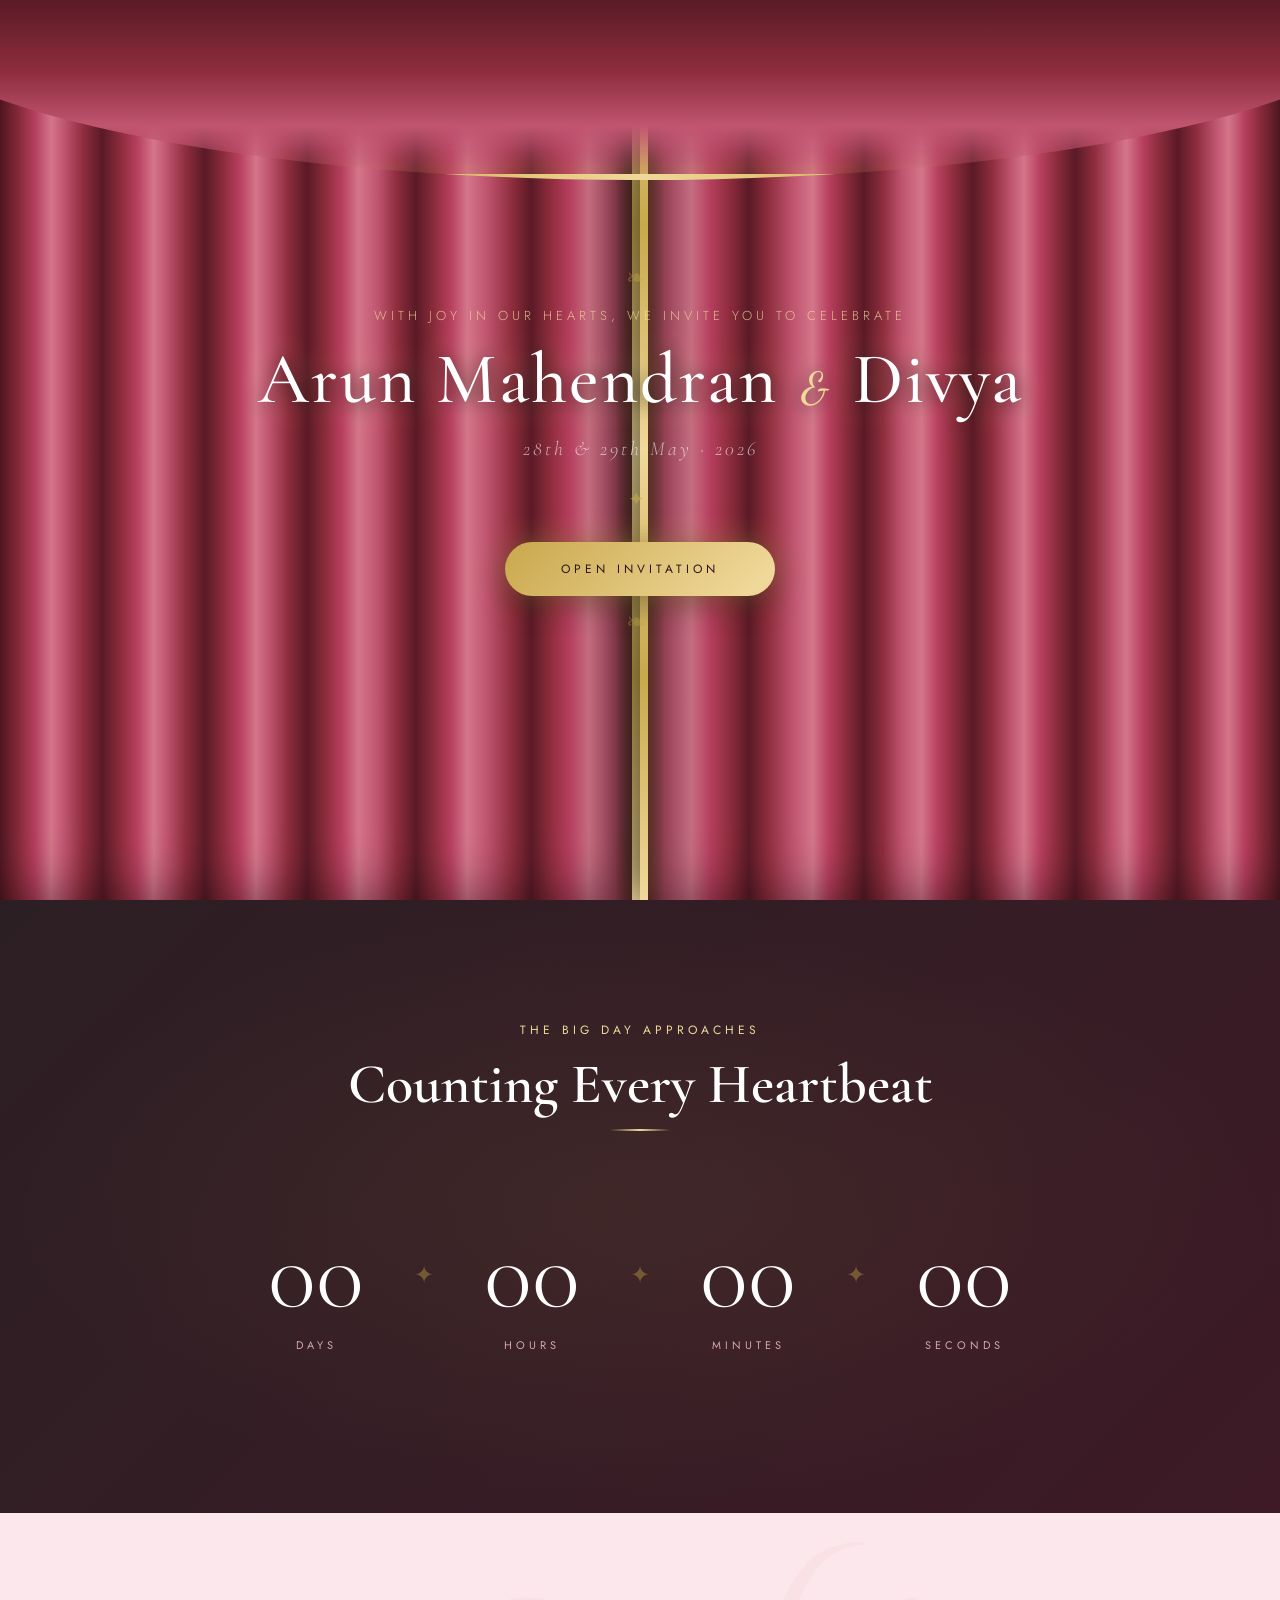
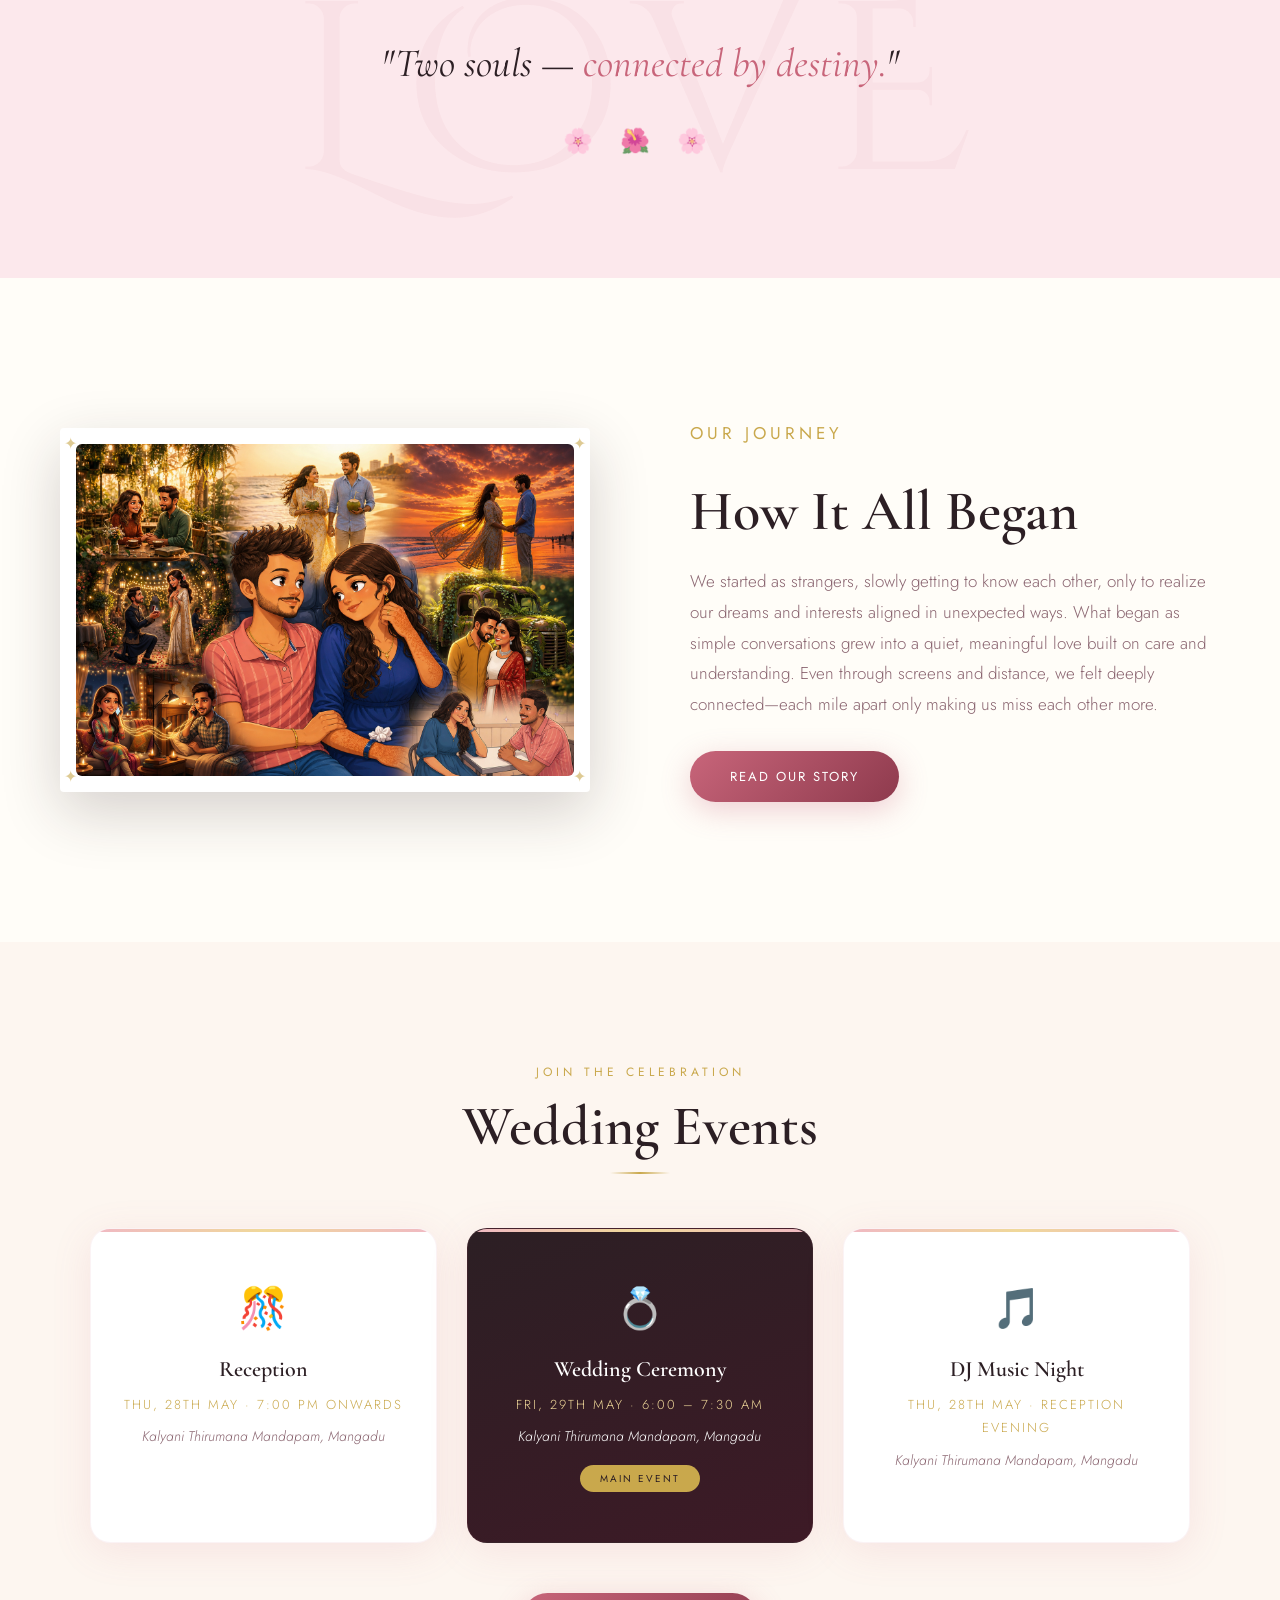
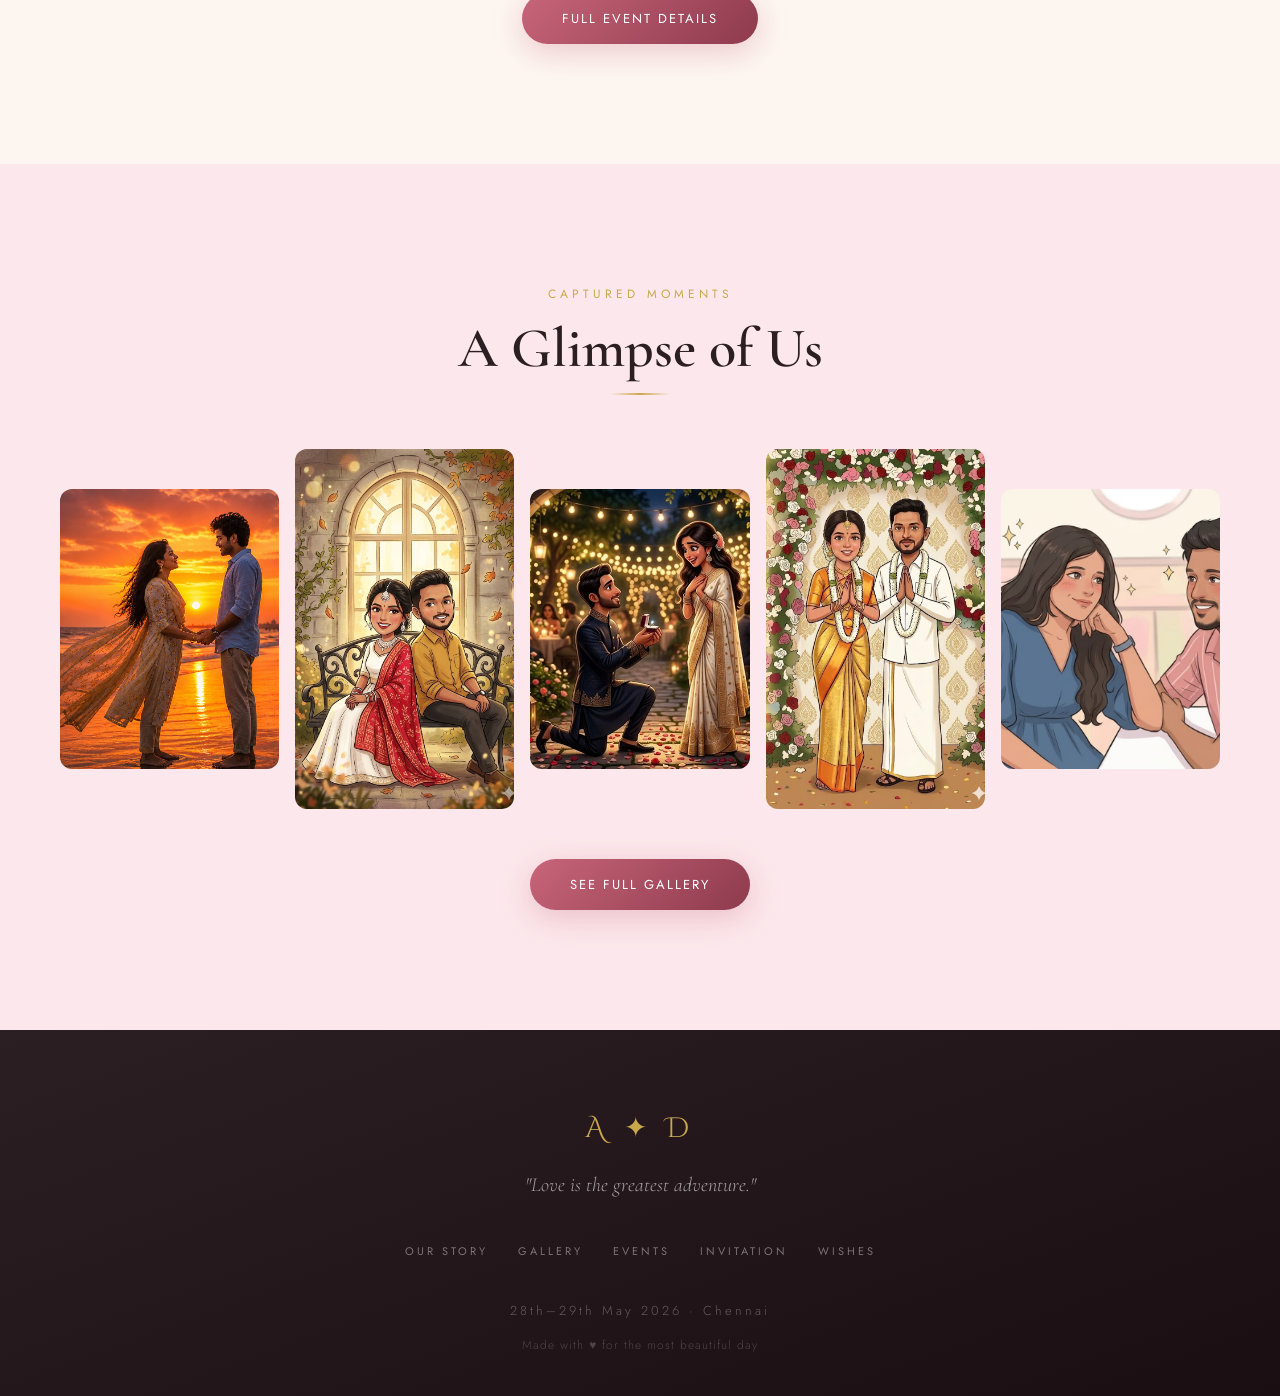
<file: index.html>
<!DOCTYPE html>
<html lang="en">
<head>
<meta charset="UTF-8"/>
<meta name="viewport" content="width=device-width, initial-scale=1.0"/>
<title>Arun Mahendran &amp; Divya — A Love Story</title>
<link rel="preconnect" href="https://fonts.googleapis.com"/>
<link rel="preconnect" href="https://fonts.gstatic.com" crossorigin/>
<link href="https://fonts.googleapis.com/css2?family=Cormorant+Garamond:ital,wght@0,300;0,400;0,600;1,300;1,400&family=Cinzel+Decorative:wght@400;700&family=Dancing+Script:wght@400;600;700&family=Jost:wght@200;300;400&display=swap" rel="stylesheet"/>
<link rel="stylesheet" href="css/global.css"/>
<link rel="stylesheet" href="css/curtain.css"/>
<link rel="stylesheet" href="css/particles.css"/>
</head>
<body>

<!-- 🎵 BACKGROUND MUSIC -->
<audio id="bgMusic" src="audio/wedding-music.mp3" loop preload="auto"></audio>

<!-- 🎵 MUSIC BUTTON -->
<button id="musicBtn" title="Toggle Music" aria-label="Toggle music">
  🎵
</button>

<!-- AMBIENT CANVAS LAYERS -->
<canvas id="petals"></canvas>
<canvas id="sparkles"></canvas>

<!-- ══════════════════════════════════
     CURTAIN STAGE INTRO
═══════════════════════════════════ -->
<div id="stage">
  <!-- Top Valance -->
  <div class="valance"></div>
  <!-- Curtains -->
  <div class="curtain left" id="curtainLeft"></div>
  <div class="curtain right" id="curtainRight"></div>
  <!-- Stage Light -->
  <div class="stage-light"></div>
  <!-- Intro Center Content -->
  <div class="stage-center" id="stageCenter">
    <div class="stage-ornament top">❧</div>
    <p class="stage-pre">With joy in our hearts, we invite you to celebrate</p>
    <h1 class="stage-title">Arun Mahendran<span class="amp"> & </span>Divya</h1>
    <p class="stage-date">28th & 29th May · 2026</p>
    <div class="stage-divider"><span>✦</span></div>
    <button id="openBtn" onclick="openCurtains()">
      <span class="btn-text">Open Invitation</span>
      <span class="btn-shimmer"></span>
    </button>
    <div class="stage-ornament bottom">❧</div>
  </div>
</div>

<!-- ══════════════════════════════════
     MAIN WEBSITE (hidden until curtain opens)
═══════════════════════════════════ -->
<div id="mainSite">

  <!-- ── NAVIGATION ── -->
  <nav id="navbar">
    <div class="nav-logo">A <span>✦</span> D</div>
    <ul class="nav-links">
      <li><a href="index.html" class="active">Home</a></li>
      <li><a href="pages/story.html">Our Story</a></li>
      <li><a href="pages/gallery.html">Gallery</a></li>
      <li><a href="pages/events.html">Events</a></li>
      <li><a href="pages/invitation.html">Invitation</a></li>
      <li><a href="pages/wishes.html">Wishes</a></li>
    </ul>
    <div class="nav-toggle" onclick="toggleNav()">☰</div>
  </nav>

  <!-- ── HERO ── -->
  <section class="hero" id="hero">
    <div class="hero-bg-layer"></div>
    <div class="hero-particles"></div>
    <div class="hero-content">
      <p class="hero-pre reveal-up delay-1">Together Forever</p>
      <h1 class="hero-names reveal-up delay-2">Arun Mahendran <em>&amp;</em> Divya</h1>
      <div class="hero-hearts reveal-up delay-3">
        <span>♡</span><span class="big">♥</span><span>♡</span>
      </div>
      <p class="hero-date reveal-up delay-4">Reception: 28th May · Muhurtham: 29th May 2026</p>
      <p class="hero-venue reveal-up delay-5">Chennai</p>
      <div class="hero-actions reveal-up delay-6">
        <a href="pages/invitation.html" class="btn-primary">View Invitation</a>
        <a href="pages/story.html" class="btn-ghost">Our Love Story</a>
      </div>
    </div>
    <div class="hero-scroll-hint">
      <span>Scroll</span>
      <div class="scroll-arrow"></div>
    </div>
  </section>

  <!-- ── COUNTDOWN ── -->
  <section class="countdown-section">
    <div class="section-header">
      <p class="section-eyebrow">The Big Day Approaches</p>
      <h2>Counting Every Heartbeat</h2>
    </div>
    <div class="countdown-grid">
      <div class="count-card" data-unit="days">
        <div class="count-num" id="days">00</div>
        <div class="count-label">Days</div>
      </div>
      <div class="count-sep">✦</div>
      <div class="count-card" data-unit="hours">
        <div class="count-num" id="hours">00</div>
        <div class="count-label">Hours</div>
      </div>
      <div class="count-sep">✦</div>
      <div class="count-card" data-unit="minutes">
        <div class="count-num" id="minutes">00</div>
        <div class="count-label">Minutes</div>
      </div>
      <div class="count-sep">✦</div>
      <div class="count-card" data-unit="seconds">
        <div class="count-num" id="seconds">00</div>
        <div class="count-label">Seconds</div>
      </div>
    </div>
  </section>

  <!-- ── LOVE QUOTE ── -->
  <section class="quote-section">
    <div class="quote-bg-text">LOVE</div>
    <blockquote class="love-quote reveal-fade">
      "Two souls — 
      <em>connected by destiny.</em>"
    </blockquote>
    <div class="quote-flowers">🌸 🌺 🌸</div>
  </section>

  <!-- ── QUICK STORY TEASER ── -->
  <section class="teaser-section">
    <div class="teaser-grid">
      <div class="teaser-img-wrap reveal-left">
        <div class="teaser-img-frame">
          <img src="images/placeholders/our-journey.jpeg" alt="Arun and Divya" onerror="this.parentElement.classList.add('img-placeholder')"/>
          <div class="frame-ornament tl">✦</div>
          <div class="frame-ornament tr">✦</div>
          <div class="frame-ornament bl">✦</div>
          <div class="frame-ornament br">✦</div>
        </div>
      </div>
      <div class="teaser-text reveal-right">
        <p class="section-eyebrow">Our Journey</p>
        <h2>How It All Began</h2>
        <p>We started as strangers, slowly getting to know each other, only to realize our dreams and interests aligned in unexpected ways. What began as simple conversations grew into a quiet, meaningful love built on care and understanding. Even through screens and distance, we felt deeply connected—each mile apart only making us miss each other more.</p>
        <a href="pages/story.html" class="btn-primary">Read Our Story</a>
      </div>
    </div>
  </section>

  <!-- ── EVENTS PREVIEW ── -->
  <section class="events-preview">
    <div class="section-header">
      <p class="section-eyebrow">Join the Celebration</p>
      <h2>Wedding Events</h2>
    </div>
    <div class="events-cards">
      <div class="event-card reveal-up delay-1">
        <div class="event-icon">🎊</div>
        <h3>Reception</h3>
        <p class="event-date">Thu, 28th May · 7:00 PM onwards</p>
        <p class="event-venue">Kalyani Thirumana Mandapam, Mangadu</p>
      </div>
      <div class="event-card reveal-up delay-2 featured">
        <div class="event-icon">💍</div>
        <h3>Wedding Ceremony</h3>
        <p class="event-date">Fri, 29th May · 6:00 – 7:30 AM</p>
        <p class="event-venue">Kalyani Thirumana Mandapam, Mangadu</p>
        <span class="event-badge">Main Event</span>
      </div>
      <div class="event-card reveal-up delay-3">
        <div class="event-icon">🎵</div>
        <h3>DJ Music Night</h3>
        <p class="event-date">Thu, 28th May · Reception Evening</p>
        <p class="event-venue">Kalyani Thirumana Mandapam, Mangadu</p>
      </div>
    </div>
    <div style="text-align:center;margin-top:50px;">
      <a href="pages/events.html" class="btn-primary">Full Event Details</a>
    </div>
  </section>

  <!-- ── GALLERY TEASER ── -->
  <section class="gallery-teaser">
    <div class="section-header">
      <p class="section-eyebrow">Captured Moments</p>
      <h2>A Glimpse of Us</h2>
    </div>
    <div class="gallery-strip">
      <div class="strip-photo reveal-scale delay-1"><img src="images/placeholder/our date.png" alt="" onerror="this.parentElement.classList.add('img-placeholder')"/></div>
      <div class="strip-photo tall reveal-scale delay-2"><img src="images/placeholder/polaroid-2.jpeg" alt="" onerror="this.parentElement.classList.add('img-placeholder')"/></div>
      <div class="strip-photo reveal-scale delay-3"><img src="images/placeholder/our proposal.jpeg" alt="" onerror="this.parentElement.classList.add('img-placeholder')"/></div>
      <div class="strip-photo tall reveal-scale delay-4"><img src="images/placeholder/gold frame 2.jpeg" alt="" onerror="this.parentElement.classList.add('img-placeholder')"/></div>
      <div class="strip-photo reveal-scale delay-5"><img src="images/placeholder/polaroid-4.jpeg" alt="" onerror="this.parentElement.classList.add('img-placeholder')"/></div>
    </div>
    <div style="text-align:center;margin-top:50px;">
      <a href="pages/gallery.html" class="btn-primary">See Full Gallery</a>
    </div>
  </section>

  <!-- ── FOOTER ── -->
  <footer class="site-footer">
    <div class="footer-inner">
      <div class="footer-logo">A ✦ D</div>
      <p class="footer-tagline">"Love is the greatest adventure."</p>
      <div class="footer-nav">
        <a href="pages/story.html">Our Story</a>
        <a href="pages/gallery.html">Gallery</a>
        <a href="pages/events.html">Events</a>
        <a href="pages/invitation.html">Invitation</a>
        <a href="pages/wishes.html">Wishes</a>
      </div>
      <p class="footer-date">28th–29th May 2026 · Chennai</p>
      <p class="footer-credit">Made with ♥ for the most beautiful day</p>
    </div>
  </footer>

</div><!-- /mainSite -->

<script src="js/particles.js"></script>
<script src="js/curtain.js"></script>
<script src="js/main.js"></script>
<script src="js/countdown.js"></script>
</body>
</html>
</file>
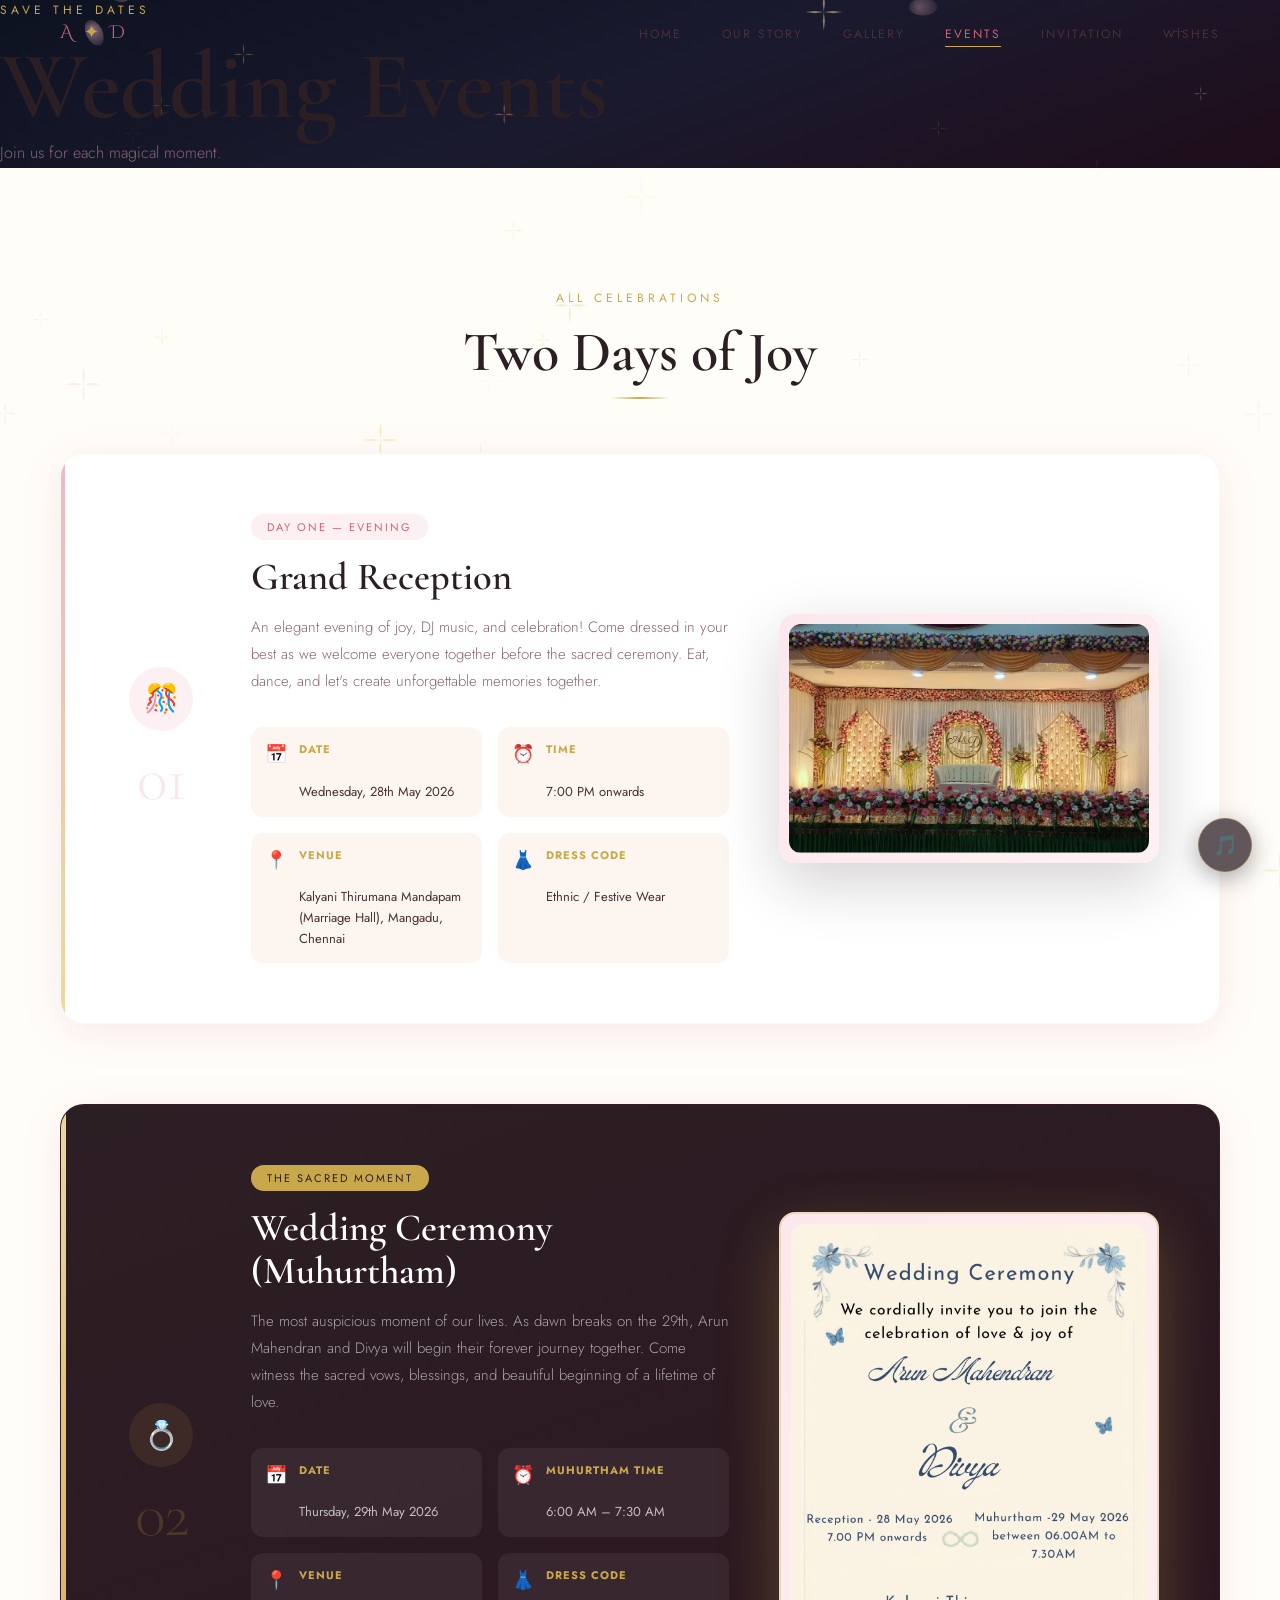
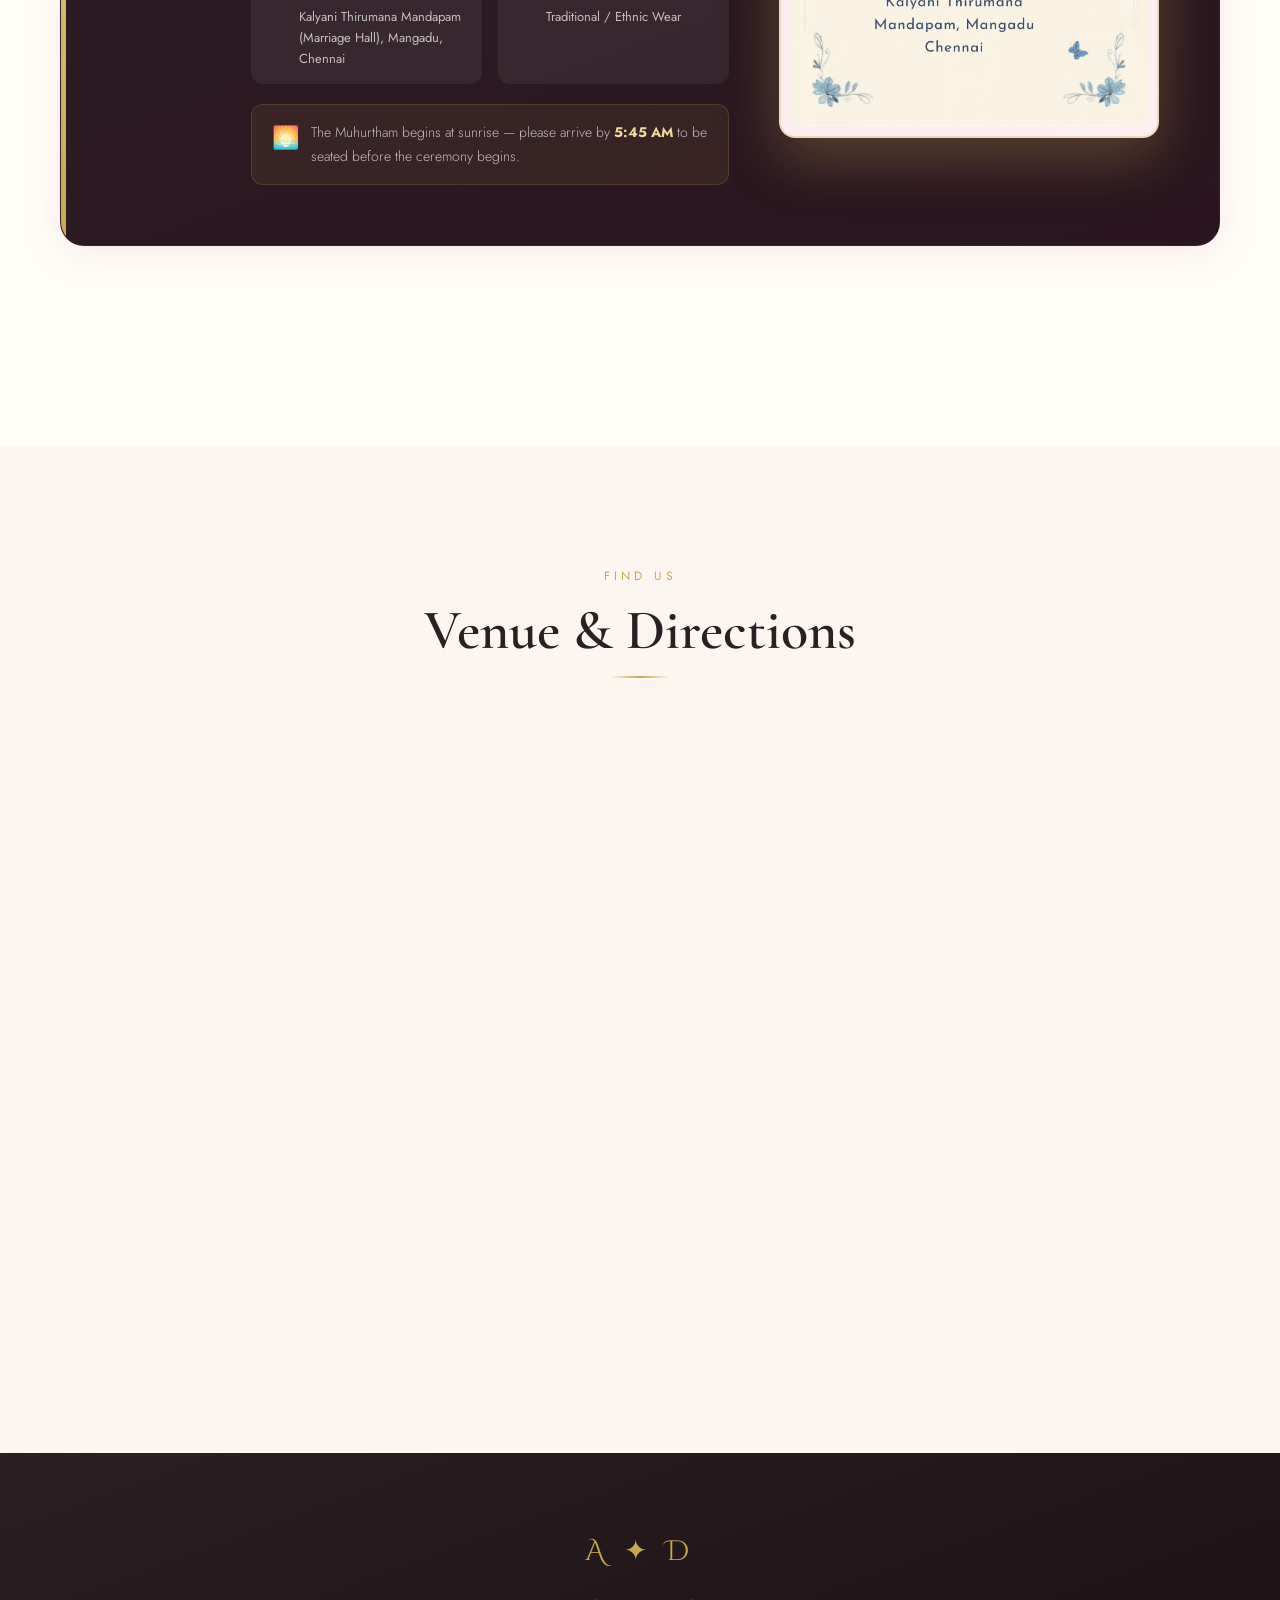
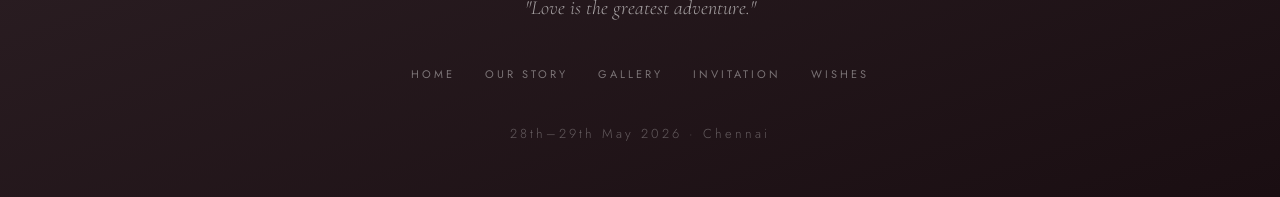
<file: pages/events.html>
<!DOCTYPE html>
<html lang="en">
<head>
<meta charset="UTF-8"/>
<meta name="viewport" content="width=device-width, initial-scale=1.0"/>
<title>Events — Arun Mahendran & Divya</title>

<link rel="preconnect" href="https://fonts.googleapis.com"/>

<link href="https://fonts.googleapis.com/css2?family=Cormorant+Garamond:ital,wght@0,300;0,400;0,600;1,300;1,400&family=Cinzel+Decorative:wght@400;700&family=Dancing+Script:wght@400;600;700&family=Jost:wght@200;300;400&display=swap" rel="stylesheet"/>

<link rel="stylesheet" href="../css/global.css"/>
<link rel="stylesheet" href="../css/events.css"/>
<link rel="stylesheet" href="../css/particles.css"/>
</head>

<body>

<!-- MUSIC -->
<audio id="bgMusic" src="../audio/wedding-music.mp3" loop preload="auto"></audio>
<button id="musicBtn" title="Toggle Music" aria-label="Toggle music">🎵</button>

<!-- PARTICLES -->
<canvas id="petals"></canvas>
<canvas id="sparkles"></canvas>

<!-- NAVBAR -->
<nav id="navbar">
  <div class="nav-logo">A <span>✦</span> D</div>

  <ul class="nav-links">
    <li><a href="../index.html">Home</a></li>
    <li><a href="story.html">Our Story</a></li>
    <li><a href="gallery.html">Gallery</a></li>
    <li><a href="events.html" class="active">Events</a></li>
    <li><a href="invitation.html">Invitation</a></li>
    <li><a href="wishes.html">Wishes</a></li>
  </ul>

  <div class="nav-toggle" onclick="toggleNav()">☰</div>
</nav>

<!-- HERO -->
<section class="page-hero events-hero">

  <div class="page-hero-bg events-bg"></div>

  <div class="page-hero-content">
    <p class="section-eyebrow">Save the Dates</p>
    <h1>Wedding Events</h1>
    <p class="page-hero-sub">
      Join us for each magical moment.
    </p>
  </div>

</section>

<!-- EVENT DETAILS -->
<section class="events-detail">

  <div class="section-header">
    <p class="section-eyebrow">All Celebrations</p>
    <h2>Two Days of Joy</h2>
  </div>

  <!-- RECEPTION -->
  <div class="event-detail-card reveal-up">

    <div class="edc-left">
      <div class="edc-icon-wrap">
        <div class="edc-icon">🎊</div>
      </div>

      <div class="edc-number">01</div>
    </div>

    <div class="edc-center">

      <span class="edc-badge">
        Day One — Evening
      </span>

      <h2>Grand Reception</h2>

      <p class="edc-desc">
        An elegant evening of joy, DJ music, and celebration!
        Come dressed in your best as we welcome everyone together
        before the sacred ceremony. Eat, dance, and let's create
        unforgettable memories together.
      </p>

      <div class="edc-details-grid">

        <div class="edc-detail">
          <span class="edc-detail-icon">📅</span>
          <div>
            <strong>Date</strong><br/>
            Wednesday, 28th May 2026
          </div>
        </div>

        <div class="edc-detail">
          <span class="edc-detail-icon">⏰</span>
          <div>
            <strong>Time</strong><br/>
            7:00 PM onwards
          </div>
        </div>

        <div class="edc-detail">
          <span class="edc-detail-icon">📍</span>
          <div>
            <strong>Venue</strong><br/>
            Kalyani Thirumana Mandapam (Marriage Hall),
            Mangadu, Chennai
          </div>
        </div>

        <div class="edc-detail">
          <span class="edc-detail-icon">👗</span>
          <div>
            <strong>Dress Code</strong><br/>
            Ethnic / Festive Wear
          </div>
        </div>

      </div>

    </div>

    <div class="edc-right">
      <div class="edc-photo-frame">
        <img src="../images/placeholder/reception.jpeg" alt="Reception">
      </div>
    </div>

  </div>

  <!-- WEDDING -->
  <div class="event-detail-card featured-event reveal-up">

    <div class="edc-left">

      <div class="edc-icon-wrap gold">
        <div class="edc-icon">💍</div>
      </div>

      <div class="edc-number gold-num">02</div>

    </div>

    <div class="edc-center">

      <span class="edc-badge main">
        The Sacred Moment
      </span>

      <h2>Wedding Ceremony (Muhurtham)</h2>

      <p class="edc-desc">
        The most auspicious moment of our lives.
        As dawn breaks on the 29th, Arun Mahendran
        and Divya will begin their forever journey together.
        Come witness the sacred vows, blessings, and
        beautiful beginning of a lifetime of love.
      </p>

      <div class="edc-details-grid">

        <div class="edc-detail">
          <span class="edc-detail-icon">📅</span>
          <div>
            <strong>Date</strong><br/>
            Thursday, 29th May 2026
          </div>
        </div>

        <div class="edc-detail">
          <span class="edc-detail-icon">⏰</span>
          <div>
            <strong>Muhurtham Time</strong><br/>
            6:00 AM – 7:30 AM
          </div>
        </div>

        <div class="edc-detail">
          <span class="edc-detail-icon">📍</span>
          <div>
            <strong>Venue</strong><br/>
            Kalyani Thirumana Mandapam (Marriage Hall),
            Mangadu, Chennai
          </div>
        </div>

        <div class="edc-detail">
          <span class="edc-detail-icon">👗</span>
          <div>
            <strong>Dress Code</strong><br/>
            Traditional / Ethnic Wear
          </div>
        </div>

      </div>

      <div class="edc-morning-note">
        <span>🌅</span>

        <p>
          The Muhurtham begins at sunrise —
          please arrive by <strong>5:45 AM</strong>
          to be seated before the ceremony begins.
        </p>
      </div>

    </div>

    <div class="edc-right">

      <div class="edc-photo-frame gold-frame">
        <img
          src="../images/placeholder/wedding.jpeg"
          alt="Wedding Ceremony"
          onerror="this.parentElement.classList.add('edc-placeholder')"
        />
      </div>

    </div>

  </div>

</section>

<!-- VENUE -->
<section class="venue-section">

  <div class="section-header">
    <p class="section-eyebrow">Find Us</p>
    <h2>Venue &amp; Directions</h2>
  </div>

  <div class="venue-grid">

    <!-- LEFT -->
    <div class="venue-info reveal-left">

      <div class="venue-name">
        Kalyani Thirumana Mandapam (Marriage Hall)
      </div>

      <p class="venue-addr">
        105, Kundrathur Main Rd, Karim Nagar,<br/>
        Mangadu, Chennai, Tamil Nadu 600122
      </p>

      <div class="venue-event-times">

        <div class="vet-row">
          <span class="vet-icon">🎊</span>

          <div>
            <strong>Reception</strong>
            <span>28th May 2026 · 7:00 PM onwards</span>
          </div>
        </div>

        <div class="vet-row highlight">
          <span class="vet-icon">💍</span>

          <div>
            <strong>Muhurtham</strong>
            <span>29th May 2026 · 6:00 AM – 7:30 AM</span>
          </div>
        </div>

      </div>

      <!-- MAP BUTTON -->
      <div class="venue-links">

        <a
          href="https://maps.app.goo.gl/7AFjw9Fteaeie3mZ8"
          target="_blank"
          class="btn-primary"
        >
          📍 &nbsp;Get Directions
        </a>

      </div>

      <!-- NOTE -->
      <div class="venue-note">

        <strong>For Reception (28th May):</strong>
        Please arrive by 6:45 PM · DJ Music 🎵

        <br/><br/>

        <strong>For Muhurtham (29th May):</strong>
        Please be seated by <strong>5:45 AM</strong>.

      </div>

    </div>

    <!-- RIGHT -->
    <div class="venue-map reveal-right">

      <div class="map-embed-wrap">

        <div class="map-card">

          <div class="map-card-visual">

            <div class="map-card-pin">

              <div class="pin-circle">📍</div>

              <div class="pin-rings">
                <div class="pin-ring r1"></div>
                <div class="pin-ring r2"></div>
                <div class="pin-ring r3"></div>
              </div>

            </div>

            <div class="map-card-grid"></div>

          </div>

          <div class="map-card-info">

            <p class="map-card-label">
              Kalyani Thirumana Mandapam
            </p>

            <p class="map-card-sub">
              105, Kundrathur Main Rd, Karim Nagar,
              Mangadu, Chennai, Tamil Nadu 600122
            </p>

            <a
              href="https://maps.app.goo.gl/7AFjw9Fteaeie3mZ8"
              target="_blank"
              class="btn-primary"
              style="display:inline-flex; margin-top:16px;"
            >
              🗺️ &nbsp;Open in Google Maps
            </a>

          </div>

        </div>

      </div>

    </div>

  </div>

</section>

<!-- FOOTER -->
<footer class="site-footer">

  <div class="footer-inner">

    <div class="footer-logo">
      A ✦ D
    </div>

    <p class="footer-tagline">
      "Love is the greatest adventure."
    </p>

    <div class="footer-nav">
      <a href="../index.html">Home</a>
      <a href="story.html">Our Story</a>
      <a href="gallery.html">Gallery</a>
      <a href="invitation.html">Invitation</a>
      <a href="wishes.html">Wishes</a>
    </div>

    <p class="footer-date">
      28th–29th May 2026 · Chennai
    </p>

  </div>

</footer>

<script src="../js/particles.js"></script>
<script src="../js/main.js"></script>

</body>
</html>
</file>
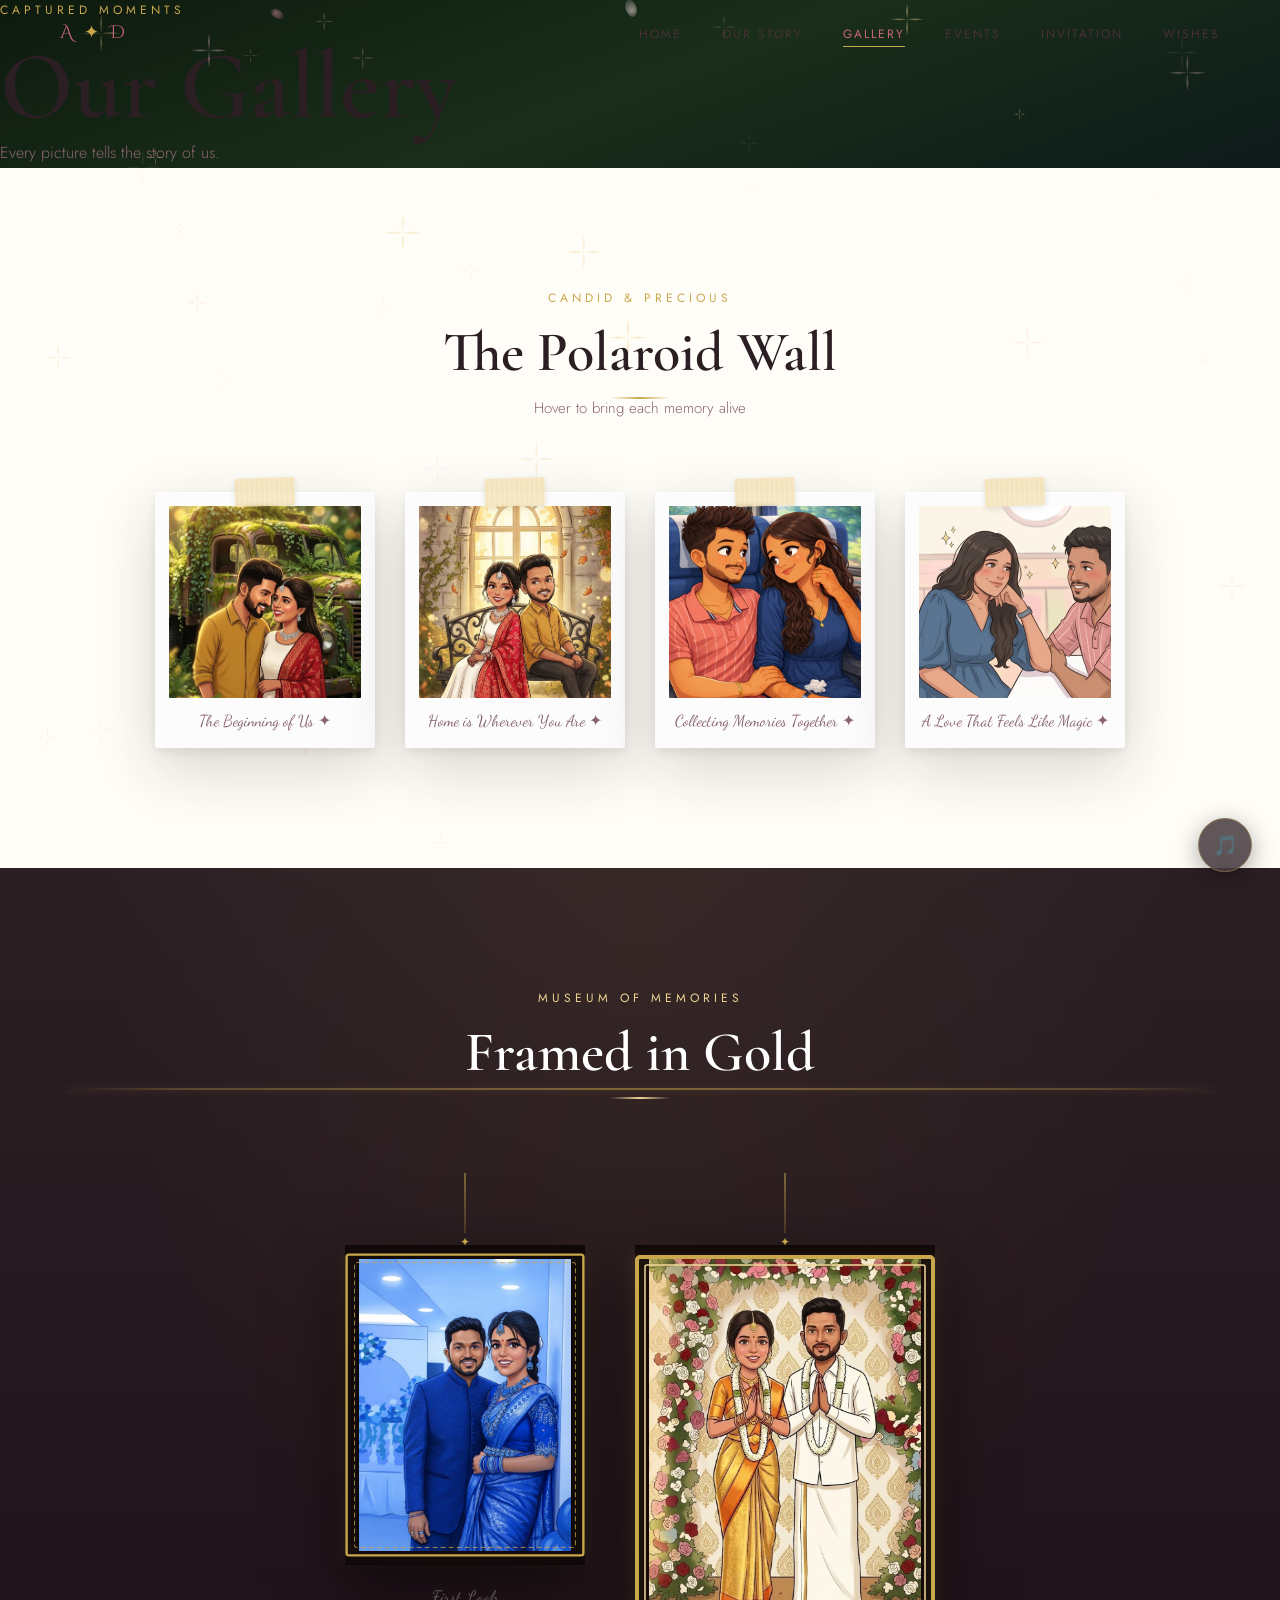
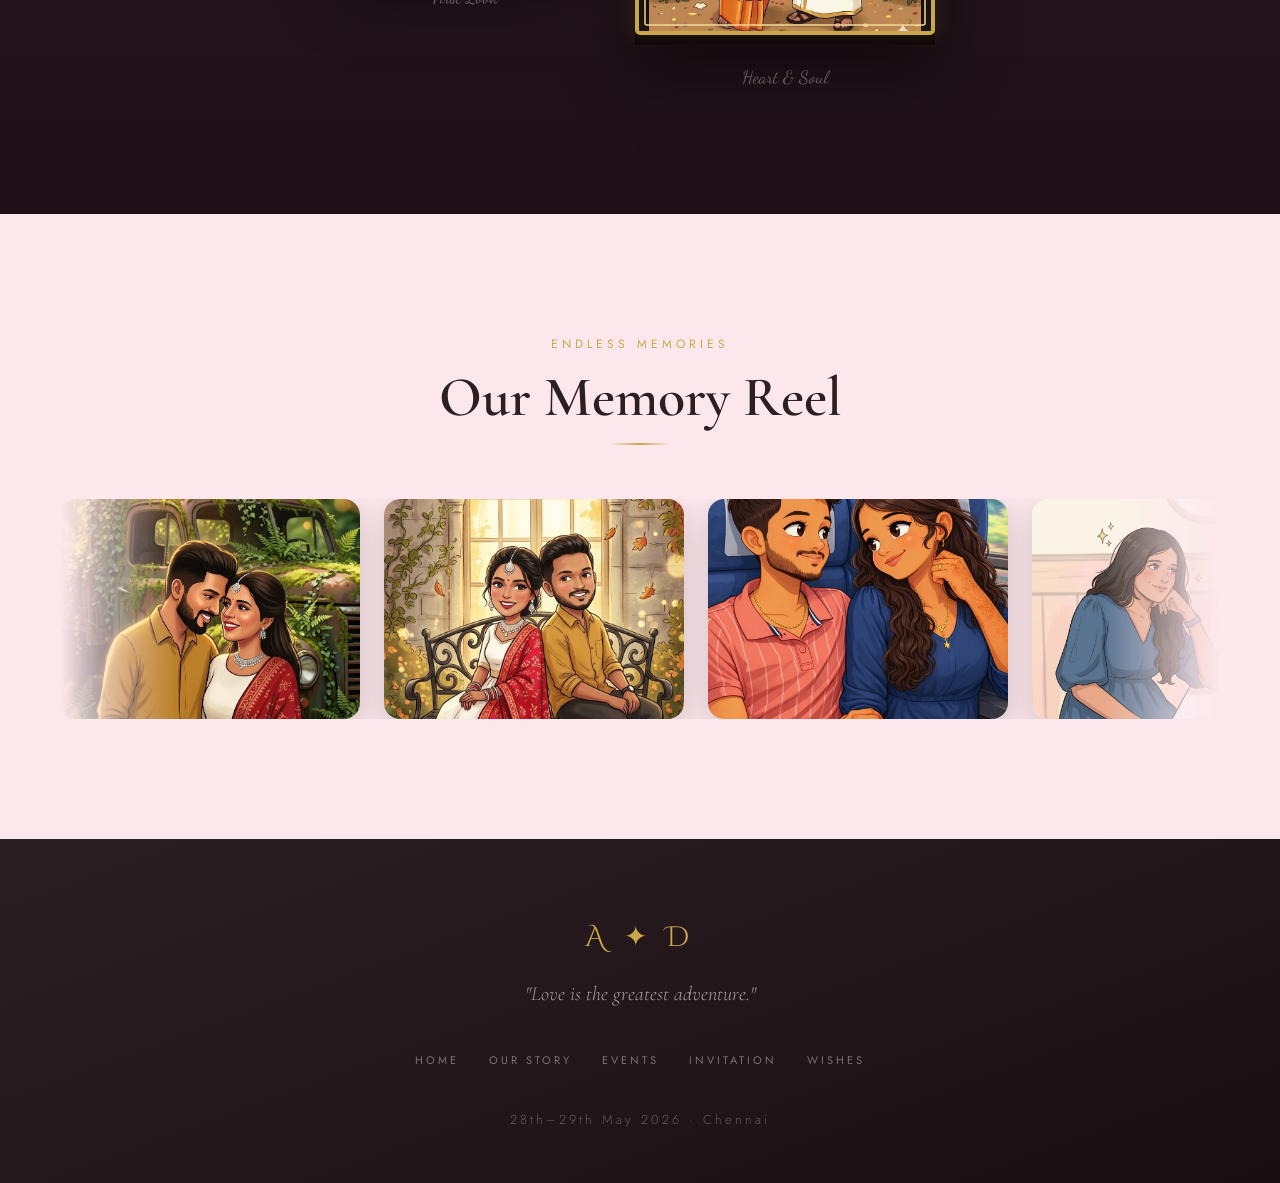
<file: pages/gallery.html>
<!DOCTYPE html>
<html lang="en">
<head>
<meta charset="UTF-8"/>
<meta name="viewport" content="width=device-width, initial-scale=1.0"/>
<title>Gallery — Arun Mahendran & Divya</title>
<link rel="preconnect" href="https://fonts.googleapis.com"/>
<link href="https://fonts.googleapis.com/css2?family=Cormorant+Garamond:ital,wght@0,300;0,400;0,600;1,300;1,400&family=Cinzel+Decorative:wght@400;700&family=Dancing+Script:wght@400;600;700&family=Jost:wght@200;300;400&display=swap" rel="stylesheet"/>
<link rel="stylesheet" href="../css/global.css"/>
<link rel="stylesheet" href="../css/gallery.css"/>
<link rel="stylesheet" href="../css/particles.css"/>
</head>
<body>

<audio id="bgMusic" src="../audio/wedding-music.mp3" loop preload="auto"></audio>
<button id="musicBtn" title="Toggle Music" aria-label="Toggle music">🎵</button>

<canvas id="petals"></canvas>
<canvas id="sparkles"></canvas>

<nav id="navbar">
  <div class="nav-logo">A <span>✦</span> D</div>
  <ul class="nav-links">
    <li><a href="../index.html">Home</a></li>
    <li><a href="story.html">Our Story</a></li>
    <li><a href="gallery.html" class="active">Gallery</a></li>
    <li><a href="events.html">Events</a></li>
    <li><a href="invitation.html">Invitation</a></li>
    <li><a href="wishes.html">Wishes</a></li>
  </ul>
  <div class="nav-toggle" onclick="toggleNav()">☰</div>
</nav>

<!-- ── PAGE HERO ── -->
<section class="page-hero gallery-hero">
  <div class="page-hero-bg gallery-bg"></div>
  <div class="page-hero-content">
    <p class="section-eyebrow">Captured Moments</p>
    <h1>Our Gallery</h1>
    <p class="page-hero-sub">Every picture tells the story of us.</p>
  </div>
</section>

<!-- ── POLAROID WALL ── -->
<section class="polaroid-section">
  <div class="section-header">
    <p class="section-eyebrow">Candid & Precious</p>
    <h2>The Polaroid Wall</h2>
    <p style="margin-top:12px;font-size:15px;">Hover to bring each memory alive</p>
  </div>
  <div class="polaroid-wall">

  <div class="polaroid-card rotate-neg4 reveal-up delay-1" data-caption="That day at the beach 🌊">
    <div class="polar-tape"></div>
    <div class="polar-img">
      <img src="../images/placeholder/polaroid-1.jpeg" alt="">
    </div>
    <p class="polar-caption">The Beginning of Us ✦</p>
  </div>

  <div class="polaroid-card rotate-pos5 reveal-up delay-2" data-caption="Coorg road trip 🌿">
    <div class="polar-tape"></div>
    <div class="polar-img">
      <img src="../images/placeholder/polaroid-2.jpeg" alt="">
    </div>
    <p class="polar-caption">Home is Wherever You Are ✦</p>
  </div>

  <div class="polaroid-card rotate-neg2 reveal-up delay-3" data-caption="Home is where you are 🏡">
    <div class="polar-tape"></div>
    <div class="polar-img">
      <img src="../images/placeholder/polaroid-3.jpeg" alt="">
    </div>
    <p class="polar-caption">Collecting Memories Together ✦</p>
  </div>

  <div class="polaroid-card rotate-pos3 reveal-up delay-4" data-caption="Laughing always 😄">
    <div class="polar-tape"></div>
    <div class="polar-img">
      <img src="../images/placeholder/polaroid-4.jpeg" alt="">
    </div>
    <p class="polar-caption">A Love That Feels Like Magic ✦</p>
  </div>

</div>
  </div>
</section>

<!-- ── HANGING GALLERY ── -->
<section class="hanging-section">
  <div class="section-header">
    <p class="section-eyebrow">Museum of Memories</p>
    <h2>Framed in Gold</h2>
  </div>
  <!-- String wire across top -->
  <div class="gallery-wire"></div>
  <div class="hanging-frames">

  <!-- FRAME 1 -->
  <div class="hanging-frame reveal-scale delay-1">
    <div class="frame-rope"></div>
    <div class="frame-clip">✦</div>
    <div class="ornate-frame">
      <div class="frame-border-svg">
        <svg viewBox="0 0 300 380" fill="none">
          <rect x="2" y="2" width="296" height="376" rx="3" stroke="#c9a84c" stroke-width="3"/>
          <rect x="12" y="12" width="276" height="356" rx="2" stroke="#c9a84c" stroke-width="1" stroke-dasharray="6,4"/>
        </svg>
      </div>
      <img src="../images/placeholder/gold frame 1.jpeg" class="frame-photo"/>
    </div>
    <p class="frame-caption">First Look</p>
  </div>

  <!-- FRAME 2 -->
  <div class="hanging-frame reveal-scale delay-2 large">
    <div class="frame-rope"></div>
    <div class="frame-clip">✦</div>
    <div class="ornate-frame">
      <div class="frame-border-svg">
        <svg viewBox="0 0 300 380" fill="none">
          <rect x="2" y="2" width="296" height="376" rx="3" stroke="#c9a84c" stroke-width="4"/>
          <rect x="10" y="10" width="280" height="360" rx="2" stroke="#f0d89a" stroke-width="1.5"/>
        </svg>
      </div>
      <img src="../images/placeholder/gold frame 2.jpeg" class="frame-photo"/>
    </div>
    <p class="frame-caption">Heart & Soul</p>
  </div>

</div>
</section>

<!-- ── MEMORY REEL ── -->
<section class="reel-section">
  <div class="section-header">
    <p class="section-eyebrow">Endless Memories</p>
    <h2>Our Memory Reel</h2>
  </div>
  <div class="reel-track-wrap">
    <div class="reel-track" id="reelTrack">
      <div class="reel-photo"><img src="../images/placeholder/polaroid-1.jpeg" alt="" onerror="this.parentElement.classList.add('reel-placeholder')"/></div>
      <div class="reel-photo"><img src="../images/placeholder/polaroid-2.jpeg" alt="" onerror="this.parentElement.classList.add('reel-placeholder')"/></div>
      <div class="reel-photo"><img src="../images/placeholder/polaroid-3.jpeg" alt="" onerror="this.parentElement.classList.add('reel-placeholder')"/></div>
      <div class="reel-photo"><img src="../images/placeholder/polaroid-4.jpeg" alt="" onerror="this.parentElement.classList.add('reel-placeholder')"/></div>
      <!-- <div class="reel-photo"><img src="../images/placeholder/r5.jpg" alt="" onerror="this.parentElement.classList.add('reel-placeholder')"/></div> -->
      <!-- <div class="reel-photo"><img src="../images/placeholder/r6.jpg" alt="" onerror="this.parentElement.classList.add('reel-placeholder')"/></div> -->
      <!-- Duplicate for infinite scroll -->
      <div class="reel-photo"><img src="../images/placeholder/polaroid-1.jpeg" alt="" onerror="this.parentElement.classList.add('reel-placeholder')"/></div>
      <div class="reel-photo"><img src="../images/placeholder/polaroid-2.jpeg" alt="" onerror="this.parentElement.classList.add('reel-placeholder')"/></div>
      <div class="reel-photo"><img src="../images/placeholder/polaroid-3.jpeg" alt="" onerror="this.parentElement.classList.add('reel-placeholder')"/></div>
      <div class="reel-photo"><img src="../images/placeholder/polaroid-4.jpeg" alt="" onerror="this.parentElement.classList.add('reel-placeholder')"/></div>
      <!-- <div class="reel-photo"><img src="../images/placeholders/r5.jpg" alt="" onerror="this.parentElement.classList.add('reel-placeholder')"/></div>
      <div class="reel-photo"><img src="../images/placeholders/r6.jpg" alt="" onerror="this.parentElement.classList.add('reel-placeholder')"/></div> -->
    </div>
  </div>
</section>

<footer class="site-footer">
  <div class="footer-inner">
    <div class="footer-logo">A ✦ D</div>
    <p class="footer-tagline">"Love is the greatest adventure."</p>
    <div class="footer-nav">
      <a href="../index.html">Home</a>
      <a href="story.html">Our Story</a>
      <a href="events.html">Events</a>
      <a href="invitation.html">Invitation</a>
      <a href="wishes.html">Wishes</a>
    </div>
    <p class="footer-date">28th–29th May 2026 · Chennai</p>
  </div>
</footer>

<script src="../js/particles.js"></script>
<script src="../js/main.js"></script>
</body>
</html>
</file>
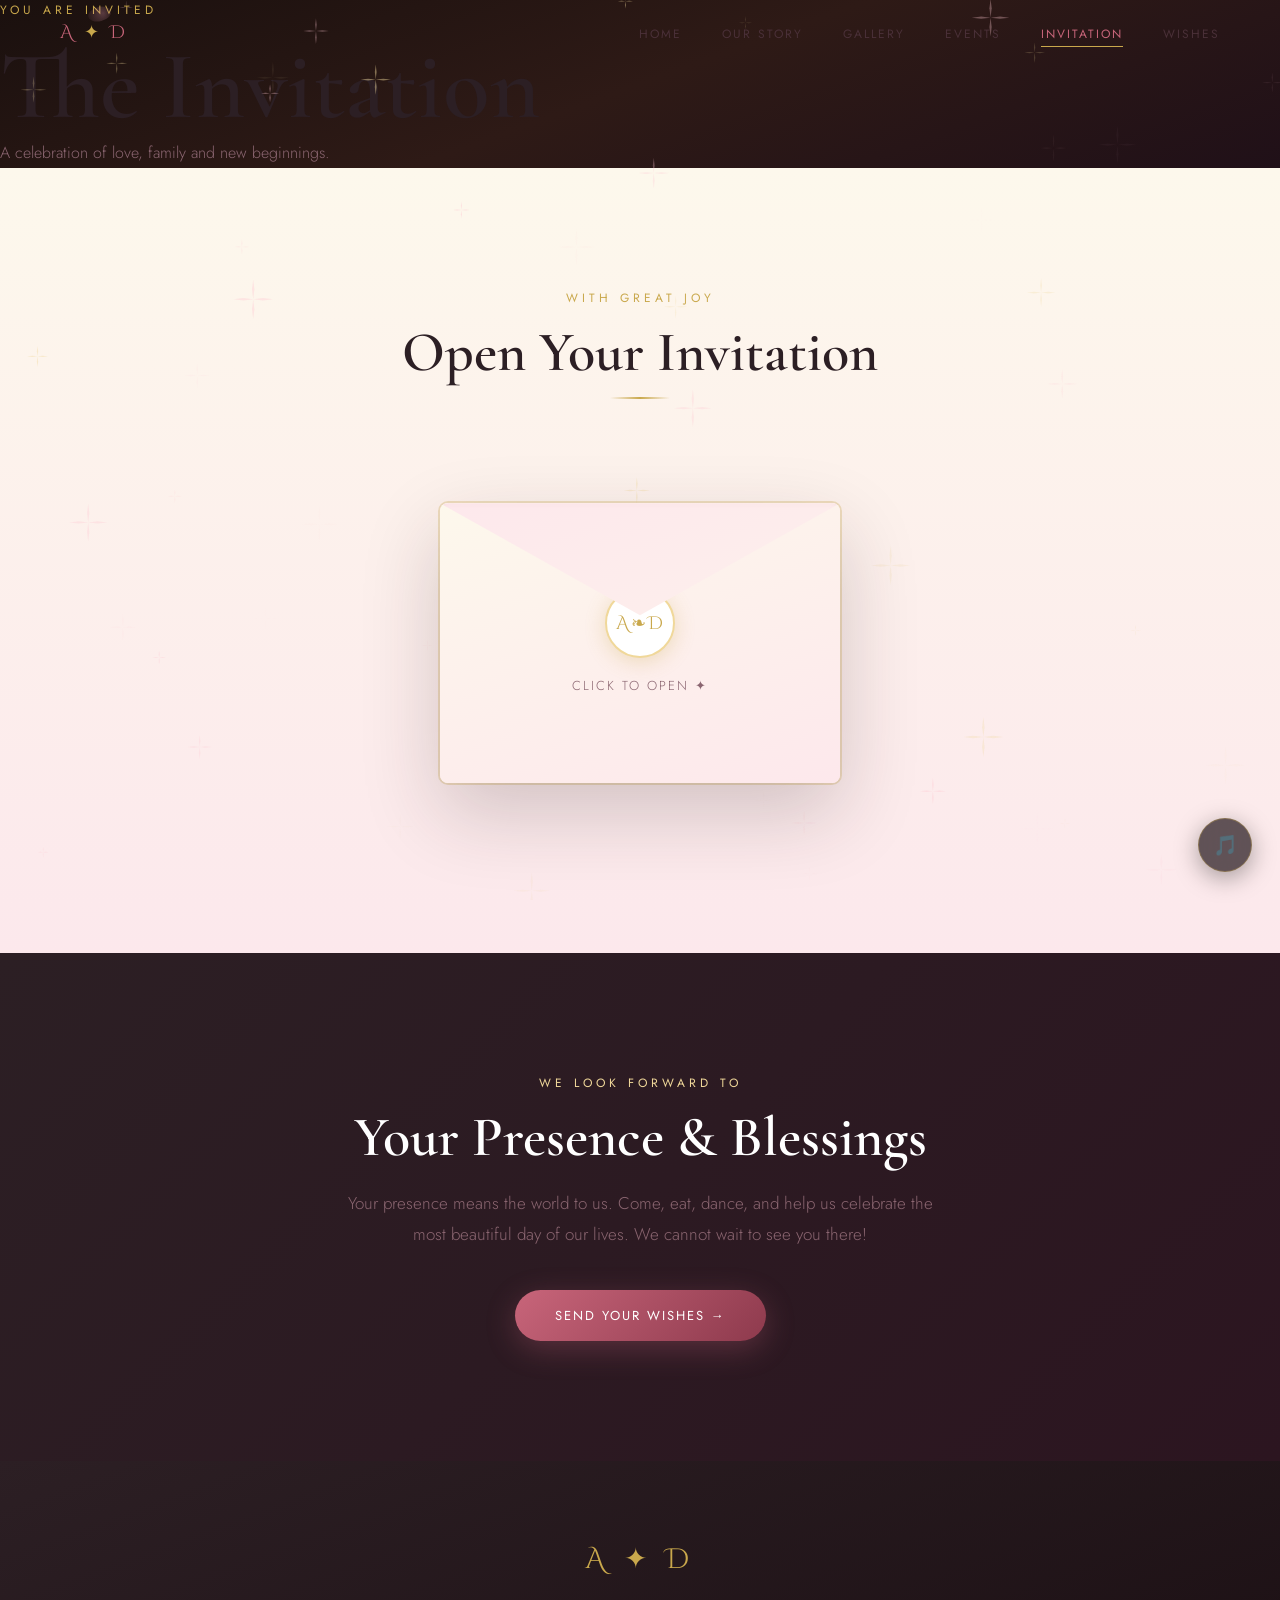
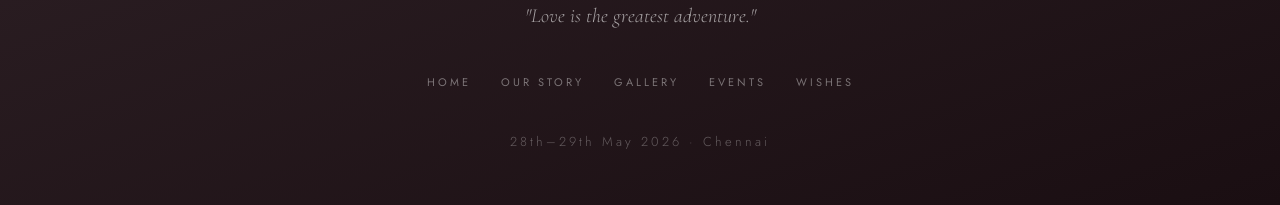
<file: pages/invitation.html>
<!DOCTYPE html>
<html lang="en">
<head>
<meta charset="UTF-8"/>
<meta name="viewport" content="width=device-width, initial-scale=1.0"/>
<title>Invitation — Arun Mahendran & Divya</title>
<link rel="preconnect" href="https://fonts.googleapis.com"/>
<link href="https://fonts.googleapis.com/css2?family=Cormorant+Garamond:ital,wght@0,300;0,400;0,600;1,300;1,400&family=Cinzel+Decorative:wght@400;700&family=Dancing+Script:wght@400;600;700&family=Jost:wght@200;300;400&display=swap" rel="stylesheet"/>
<link rel="stylesheet" href="../css/global.css"/>
<link rel="stylesheet" href="../css/invitation.css"/>
<link rel="stylesheet" href="../css/particles.css"/>
</head>
<body>

<audio id="bgMusic" src="../audio/wedding-music.mp3" loop preload="none"></audio>
<button id="musicBtn" onclick="toggleMusic()" title="Toggle Music" aria-label="Toggle music">🎵</button>

<canvas id="petals"></canvas>
<canvas id="sparkles"></canvas>

<nav id="navbar">
  <div class="nav-logo">A <span>✦</span> D</div>
  <ul class="nav-links">
    <li><a href="../index.html">Home</a></li>
    <li><a href="story.html">Our Story</a></li>
    <li><a href="gallery.html">Gallery</a></li>
    <li><a href="events.html">Events</a></li>
    <li><a href="invitation.html" class="active">Invitation</a></li>
    <li><a href="wishes.html">Wishes</a></li>
  </ul>
  <div class="nav-toggle" onclick="toggleNav()">☰</div>
</nav>

<!-- HERO -->
<section class="page-hero invite-hero">
  <div class="page-hero-bg invite-bg"></div>
  <div class="page-hero-content">
    <p class="section-eyebrow">You Are Invited</p>
    <h1>The Invitation</h1>
    <p class="page-hero-sub">A celebration of love, family and new beginnings.</p>
  </div>
</section>

<!-- ── THE CARD ── -->
<section class="card-section">
  <div class="section-header">
    <p class="section-eyebrow">With Great Joy</p>
    <h2>Open Your Invitation</h2>
  </div>

  <!-- Envelope reveal -->
  <div class="envelope-wrap" id="envelopeWrap">
    <div class="envelope" id="envelope" onclick="openEnvelope()">
      <div class="env-flap"></div>
      <div class="env-body">
        <div class="env-seal">A❧D</div>
        <p class="env-hint">Click to open ✦</p>
      </div>
    </div>
  </div>

  <!-- The actual invitation card (hidden until envelope opened) -->
  <div class="invitation-card" id="inviteCard">
    <!-- Gold border SVG -->
    <div class="card-border">
      <svg viewBox="0 0 700 1000" fill="none" xmlns="http://www.w3.org/2000/svg" class="card-border-svg">
        <rect x="4" y="4" width="692" height="992" rx="8" stroke="#c9a84c" stroke-width="4"/>
        <rect x="16" y="16" width="668" height="968" rx="6" stroke="#c9a84c" stroke-width="1.5"/>
        <rect x="28" y="28" width="644" height="944" rx="4" stroke="#c9a84c" stroke-width="0.8" stroke-dasharray="8,4"/>
        <!-- Corner ornaments -->
        <circle cx="30" cy="30" r="6" fill="#c9a84c"/>
        <circle cx="670" cy="30" r="6" fill="#c9a84c"/>
        <circle cx="30" cy="970" r="6" fill="#c9a84c"/>
        <circle cx="670" cy="970" r="6" fill="#c9a84c"/>
        <!-- Top center ornament -->
        <path d="M340 4 L350 18 L360 4" stroke="#c9a84c" stroke-width="2" fill="none"/>
        <path d="M330 4 L340 12" stroke="#c9a84c" stroke-width="1.5" fill="none"/>
        <path d="M360 4 L370 12" stroke="#c9a84c" stroke-width="1.5" fill="none"/>
        <!-- Bottom center ornament -->
        <path d="M340 996 L350 982 L360 996" stroke="#c9a84c" stroke-width="2" fill="none"/>
        <!-- Side ornaments -->
        <path d="M4 490 L16 500 L4 510" stroke="#c9a84c" stroke-width="2" fill="none"/>
        <path d="M696 490 L684 500 L696 510" stroke="#c9a84c" stroke-width="2" fill="none"/>
      </svg>
    </div>

    <!-- Card Content -->
    <div class="card-content">
      <!-- Header floral -->
      <div class="card-top-flower">🌸 ✦ 🌸</div>
      
      <p class="card-blessing">Sri Periyandavar Thunai · Sri Koliyanur Amman Thunai</p>

      <p class="card-from">
         We eagerly expect the esteemed presence of<br>
         you and your family on this important day
        </p>

      <div class="card-families">
        <div class="card-family">
          <p class="family-label">Son of</p>
          <p class="family-name">Mr. A. Rajendran<br/><span class="family-detail">Ex. Army Engrs, Kattupakkam, Chennai</span><br/>&amp; Mrs. R. Lakshmi</p>
        </div>
        <div class="card-and">♥</div>
        <div class="card-family">
          <p class="family-label">Daughter of</p>
          <p class="family-name">Mr. R. Sankar<br/><span class="family-detail">N.R.S. Timbers, Vanuvampet, Chennai</span><br/>&amp; Mrs. S. Lakshmi</p>
        </div>
      </div>

      <p class="card-invite-text">
        cordially solicit your esteemed presence with family and friends<br/>
        on the auspicious occasion of the wedding of their children
      </p>

      <div class="card-couple-names">

        <div class="card-person-block">
          <span class="card-person-name groom-name">R.Arun Mahendran</span>
          <span class="card-person-qual">B.E., M.S. (Sweden)</span>
          <span class="card-person-role">Supply Chain Coordinator<br/>Titanx Engine Cooling AB, Sweden</span>
        </div>

        <div class="card-couple-heart">❦</div>

        <div class="card-person-block">
          <span class="card-person-name bride-name">S. Divya</span>
          <span class="card-person-qual">B.Arch.,</span>
          <span class="card-person-role">Senior Architect &amp; Designer<br/>Design Cafe Interior</span>
        </div>

      </div>

      <div class="card-divider-ornament">— ✦ —</div>

      <div class="card-details">
        <div class="card-detail-row">
          <span class="cd-icon">📅</span>
          <div>
            <div class="cd-label">Wedding (Muhurtham)</div>
            <div class="cd-value">Friday, 29th May 2026 · 6:00 AM – 7:30 AM</div>
          </div>
        </div>
        <div class="card-detail-row">
          <span class="cd-icon">🎊</span>
          <div>
            <div class="cd-label">Reception</div>
            <div class="cd-value">Thursday, 28th May 2026 · 7:00 PM onwards<br/><small style="color:var(--gold);font-size:12px;">🎵 DJ Music</small></div>
          </div>
        </div>
        <div class="card-detail-row">
          <span class="cd-icon">📍</span>
          <div>
            <div class="cd-label">Venue</div>
            <div class="cd-value">
      Kalyani Thirumana Mandapam (Marriage Hall)<br/>105, Kundrathur Main Rd, Karim Nagar,<br/>Mangadu, Chennai, Tamil Nadu 600122
    </div>
          </div>
        </div>
      </div>

      <div class="card-rsvp">
        <!-- <p>Kindly respond by 15th May 2026</p> -->
        <a href="wishes.html" class="btn-primary" style="margin-top:16px;">RSVP &amp; Send Wishes</a>
      </div>

      <div class="card-bottom-flower">🌺 ✦ 🌺</div>
      
      <p class="card-footer-note">Your presence is our greatest gift</p>
    </div>
  </div>

  <!-- Share / Download actions -->
  <div class="card-actions" id="cardActions" style="display:none;">
    <button class="btn-primary" onclick="shareInvite()">Share Invitation ✦</button>
    <button class="btn-ghost" onclick="window.print()">Save / Print</button>
  </div>
</section>

<!-- ── RSVP NOTE ── -->
<section class="rsvp-section">
  <div class="rsvp-inner reveal-fade">
    <p class="section-eyebrow">We Look Forward To</p>
    <h2>Your Presence & Blessings</h2>
    <p style="max-width:600px;margin:20px auto 0;text-align:center;font-size:17px;">
      Your presence means the world to us. Come, eat, dance, and help us celebrate 
      the most beautiful day of our lives. We cannot wait to see you there!
    </p>
    <a href="wishes.html" class="btn-primary" style="margin-top:40px;display:inline-flex;">Send Your Wishes →</a>
  </div>
</section>

<footer class="site-footer">
  <div class="footer-inner">
    <div class="footer-logo">A ✦ D</div>
    <p class="footer-tagline">"Love is the greatest adventure."</p>
    <div class="footer-nav">
      <a href="../index.html">Home</a>
      <a href="story.html">Our Story</a>
      <a href="gallery.html">Gallery</a>
      <a href="events.html">Events</a>
      <a href="wishes.html">Wishes</a>
    </div>
    <p class="footer-date">28th–29th May 2026 · Chennai</p>
  </div>
</footer>

<script src="../js/particles.js"></script>
<script src="../js/main.js"></script>
<script>
function openEnvelope() {
  const envelope   = document.getElementById('envelope');
  const inviteCard = document.getElementById('inviteCard');
  const cardActions = document.getElementById('cardActions');
  
  envelope.classList.add('opened');
  
  setTimeout(() => {
    document.getElementById('envelopeWrap').style.display = 'none';
    inviteCard.style.display = 'block';
    cardActions.style.display = 'flex';
    // Animate card in
    requestAnimationFrame(() => {
      inviteCard.style.opacity = '0';
      inviteCard.style.transform = 'translateY(40px) scale(0.95)';
      requestAnimationFrame(() => {
        inviteCard.style.transition = 'all 0.8s cubic-bezier(0.34,1.56,0.64,1)';
        inviteCard.style.opacity = '1';
        inviteCard.style.transform = 'translateY(0) scale(1)';
      });
    });
  }, 1200);
}

function shareInvite() {
  if (navigator.share) {
    navigator.share({
      title: 'Arun Mahendran & Divya — Wedding Invitation',
      text: 'You are invited to our wedding! 29th May 2026.',
      url: window.location.href
    });
  } else {
    navigator.clipboard.writeText(window.location.href)
      .then(() => alert('Link copied! Share it with your loved ones. 🌸'));
  }
}
</script>
</body>
</html>
</file>
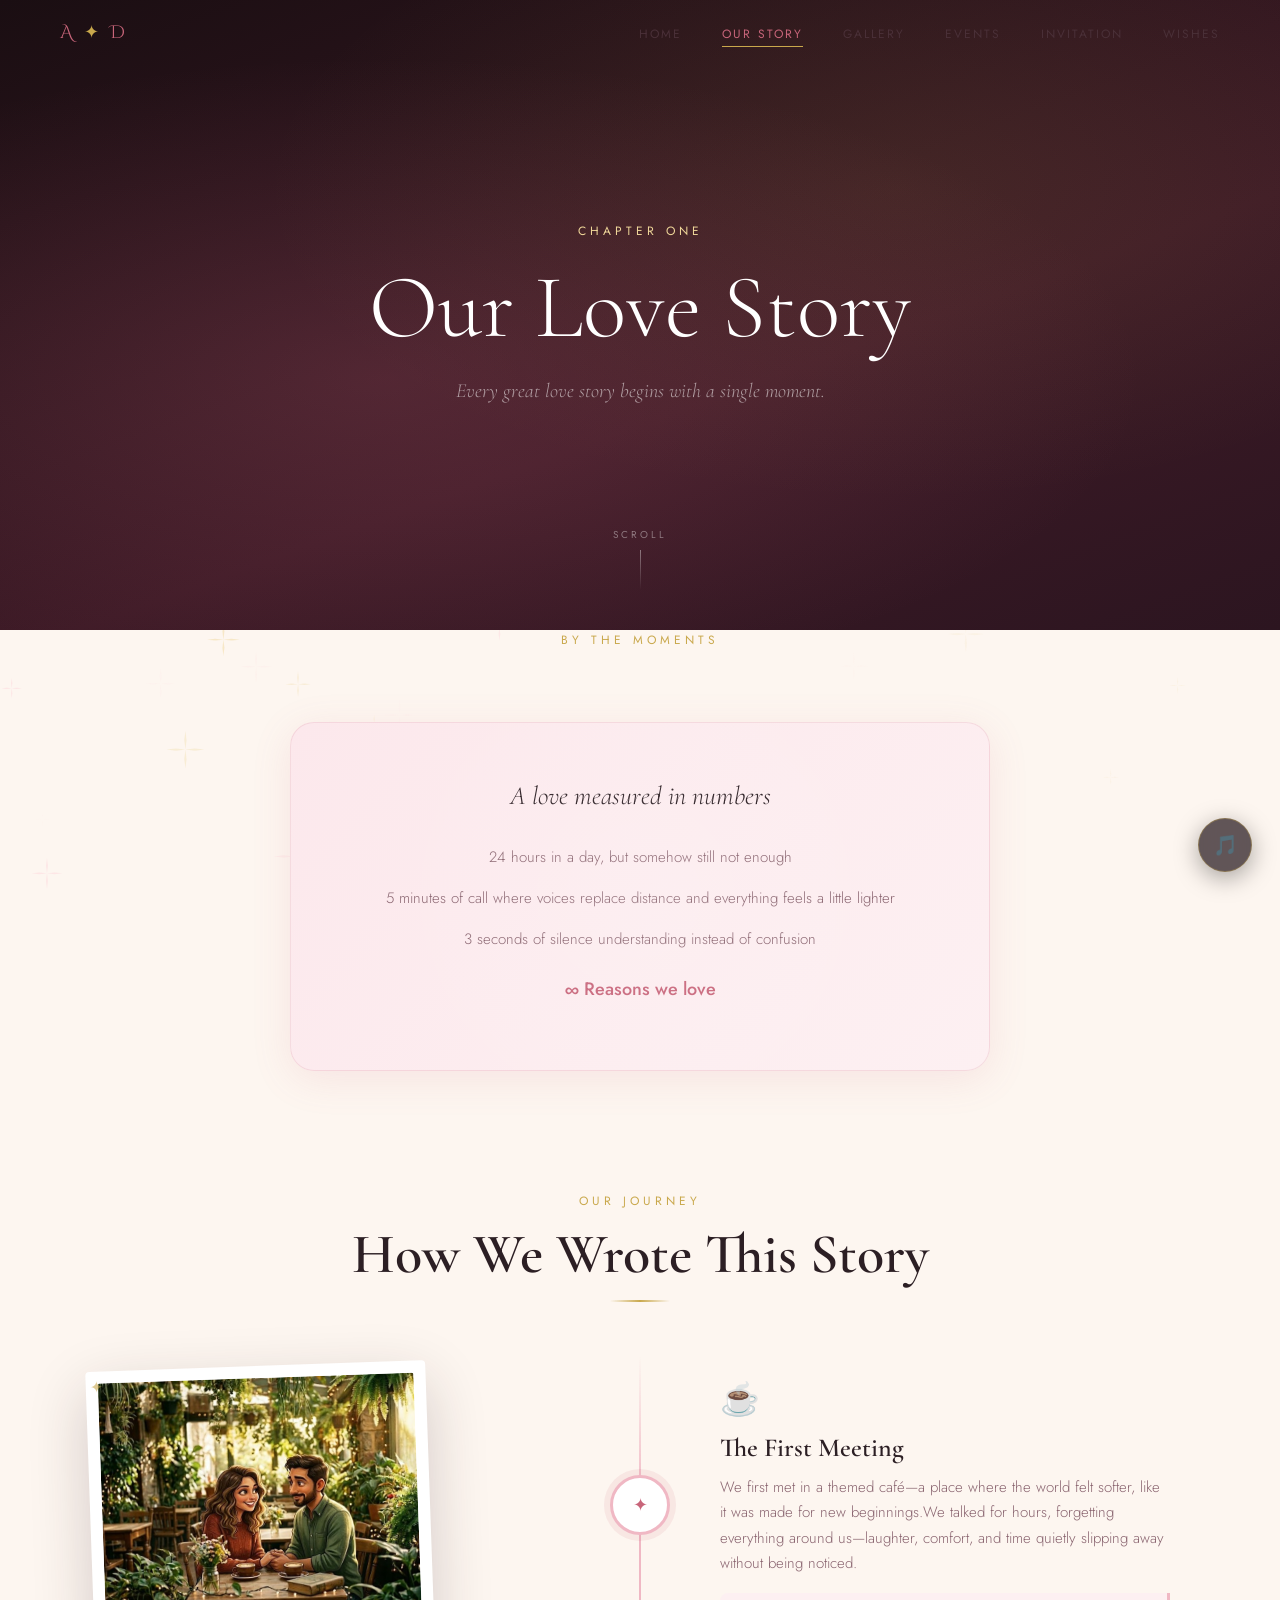
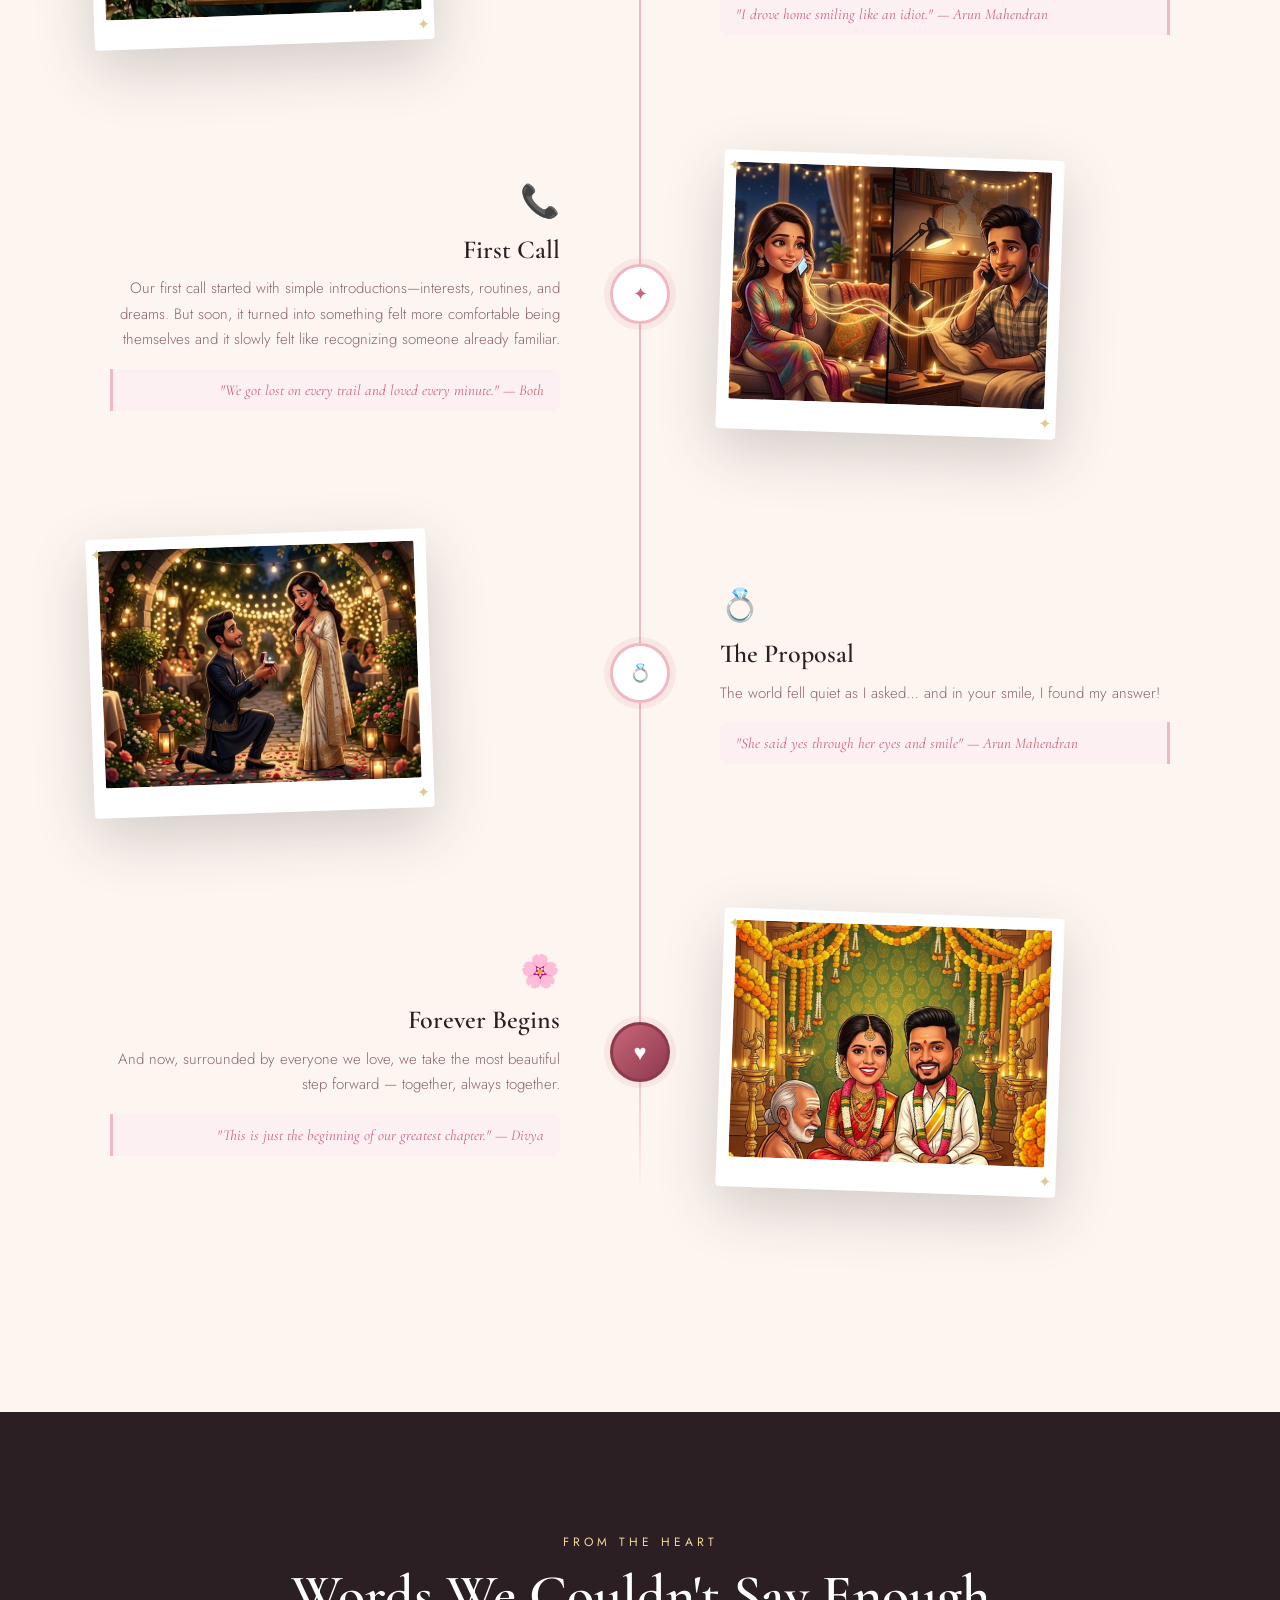
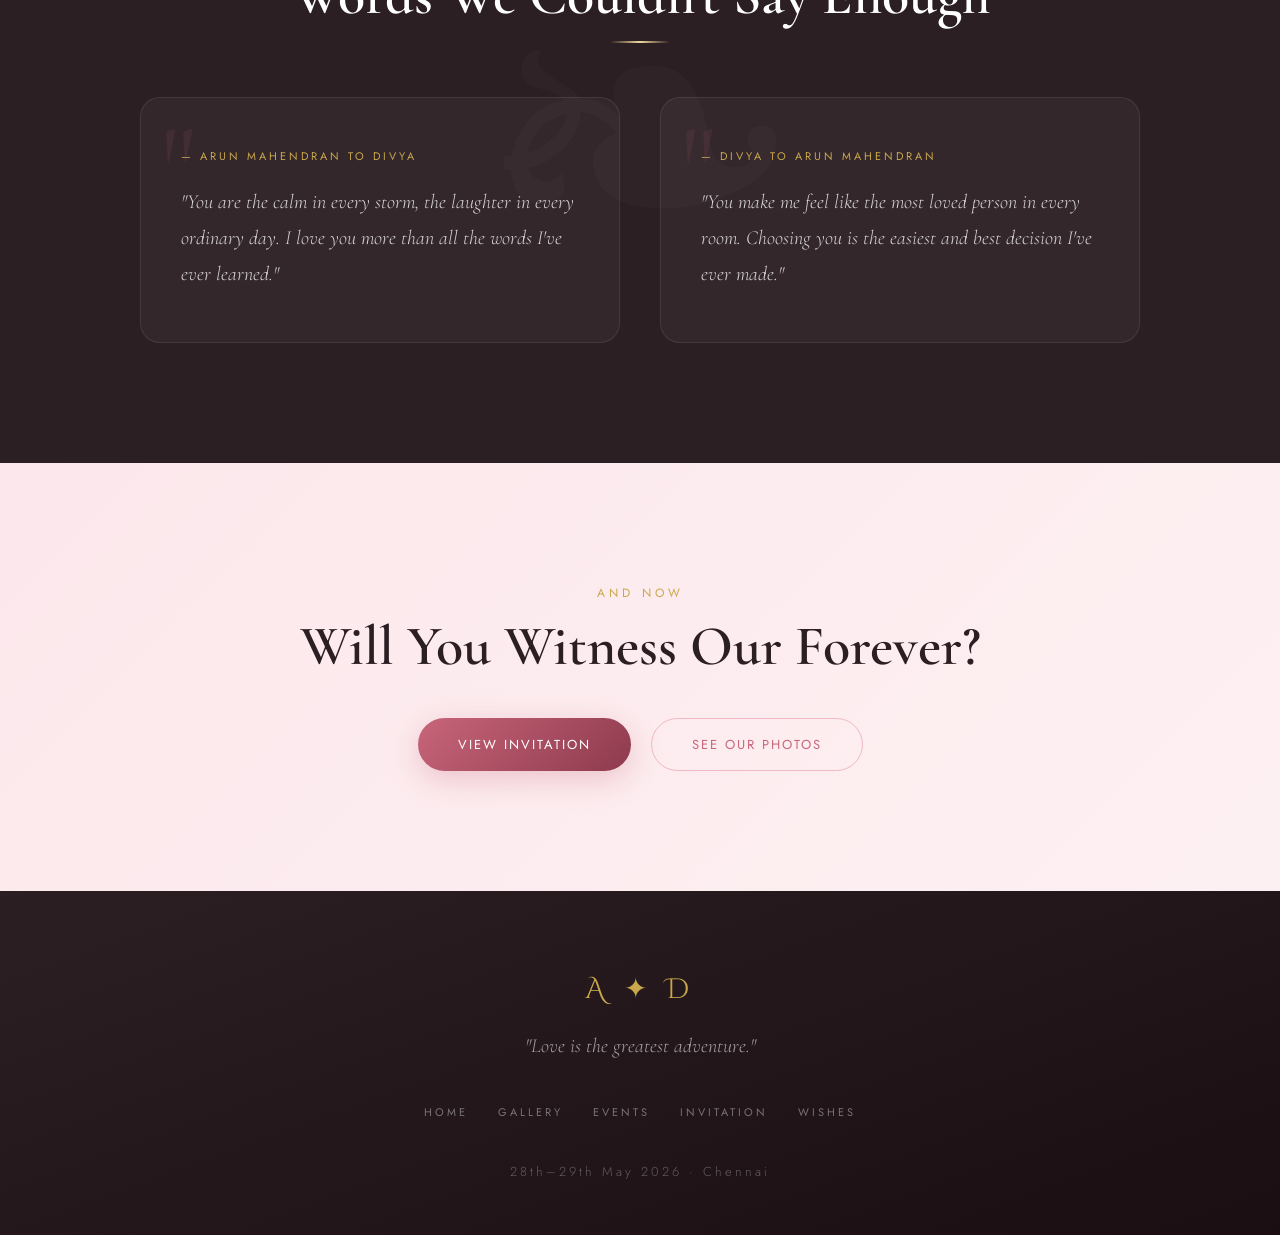
<file: pages/story.html>
<!DOCTYPE html>
<html lang="en">
<head>
<meta charset="UTF-8"/>
<meta name="viewport" content="width=device-width, initial-scale=1.0"/>
<title>Our Story — Arun Mahendran & Divya</title>
<link rel="preconnect" href="https://fonts.googleapis.com"/>
<link href="https://fonts.googleapis.com/css2?family=Cormorant+Garamond:ital,wght@0,300;0,400;0,600;1,300;1,400&family=Cinzel+Decorative:wght@400;700&family=Dancing+Script:wght@400;600;700&family=Jost:wght@200;300;400&display=swap" rel="stylesheet"/>
<link rel="stylesheet" href="../css/global.css"/>
<link rel="stylesheet" href="../css/story.css"/>
<link rel="stylesheet" href="../css/particles.css"/>
</head>
<body>

<audio id="bgMusic" src="../audio/wedding-music.mp3" loop preload="auto"></audio>
<button id="musicBtn" title="Toggle Music" aria-label="Toggle music">🎵</button>

<canvas id="petals"></canvas>
<canvas id="sparkles"></canvas>

<nav id="navbar">
  <div class="nav-logo">A <span>✦</span> D</div>
  <ul class="nav-links">
    <li><a href="../index.html">Home</a></li>
    <li><a href="story.html" class="active">Our Story</a></li>
    <li><a href="gallery.html">Gallery</a></li>
    <li><a href="events.html">Events</a></li>
    <li><a href="invitation.html">Invitation</a></li>
    <li><a href="wishes.html">Wishes</a></li>
  </ul>
  <div class="nav-toggle" onclick="toggleNav()">☰</div>
</nav>

<!-- ── PAGE HERO ── -->
<section class="page-hero story-hero">
  <div class="page-hero-bg"></div>
  <div class="page-hero-content">
    <p class="section-eyebrow">Chapter One</p>
    <h1>Our Love Story</h1>
    <p class="page-hero-sub">Every great love story begins with a single moment.</p>
  </div>
  <div class="hero-scroll-hint">
    <span>Scroll</span>
    <div class="scroll-arrow"></div>
  </div>
</section>

<!-- ── LOVE METER ── -->
<section class="love-meter-section">
  <div class="section-header">
    <p class="section-eyebrow">By the Moments</p>
    <!-- <h2>A Love Measured in Moments</h2> -->
  </div>
  <div class="love-quote-box reveal-up">
  <p class="quote-title">A love measured in numbers</p>

  <p class="quote-line">24 hours in a day, but somehow still not enough</p>

  <p class="quote-line">
    5 minutes of call where voices replace distance and everything feels a little lighter
  </p>

  <p class="quote-line">
    3 seconds of silence understanding instead of confusion
  </p>

  <p class="quote-line highlight">
    ∞ Reasons we love
  </p>
</div>
  <!-- <div class="stats-row">
    <div class="stat-card reveal-up delay-1">
      <div class="stat-num" data-target="1096">0</div>
      <div class="stat-label">Days Together</div>
    </div>
    <div class="stat-card reveal-up delay-2">
      <div class="stat-num" data-target="284">0</div>
      <div class="stat-label">Dates & Adventures</div>
    </div>
    <div class="stat-card reveal-up delay-3">
      <div class="stat-num" data-target="1">0</div>
      <div class="stat-suffix">✦ Forever ✦</div>
      <div class="stat-label">Decision Made</div>
    </div>
    <div class="stat-card reveal-up delay-4">
      <div class="stat-num" data-target="∞" data-infinite="true">∞</div>
      <div class="stat-label">Reasons We Love</div>
    </div>
  </div> -->
</section>

<!-- ── TIMELINE ── -->
<section class="timeline-section">
  <div class="section-header">
    <p class="section-eyebrow">Our Journey</p>
    <h2>How We Wrote This Story</h2>
  </div>

  <div class="timeline">
    <div class="timeline-line"></div>

    <!-- Event 1 -->
    <div class="tl-item right reveal-right">
      <div class="tl-content">
        <div class="tl-emoji">☕</div>
        <!-- <span class="tl-year">2025</span> -->
        <h3>The First Meeting</h3>
        <p>We first met in a themed café—a place where the world felt softer, like it was made for new beginnings.We talked for hours, forgetting everything around us—laughter, comfort, and time quietly slipping away without being noticed.</p>
        <div class="tl-quote">"I drove home smiling like an idiot." — Arun Mahendran</div>
      </div>
      <div class="tl-dot"><span>✦</span></div>
      <div class="tl-photo">
        <div class="tl-photo-frame">
          <img src="../images/placeholder/first meet.jpeg" alt="First meeting" onerror="this.parentElement.classList.add('img-placeholder-frame')"/>
          <div class="frame-ornament tl">✦</div>
          <div class="frame-ornament br">✦</div>
        </div>
      </div>
    </div>

    <!-- Event 2 -->
    <!-- <div class="tl-item right reveal-right">
      <div class="tl-photo">
        <div class="tl-photo-frame">
          <img src="../images/placeholder/our date.png" alt="First date" onerror="this.parentElement.classList.add('img-placeholder-frame')"/>
          <div class="frame-ornament tl">✦</div>
          <div class="frame-ornament br">✦</div>
        </div>
      </div>
      <div class="tl-dot"><span>✦</span></div>
      <div class="tl-content">
        <div class="tl-emoji">🌅</div>
        <!-- <span class="tl-year">Jan 2026</span> -->
        <!-- <h3>Our First Date</h3>
        <p>A morning walk at Marina Beach that turned into an all-day adventure. Coconut water, street food, and the most perfect sunset.</p>
        <div class="tl-quote">"I knew then. I absolutely knew." — Divya</div>
      </div>
    </div> --> 

    <!-- Event 3 -->
    <div class="tl-item left reveal-left">
      <div class="tl-content">
        <div class="tl-emoji">📞</div>
        <!-- <span class="tl-year">Nov 2025</span> -->
        <h3>First Call</h3>
        <p>Our first call started with simple introductions—interests, routines, and dreams. But soon, it turned into something felt more comfortable being themselves and it slowly felt like recognizing someone already familiar.</p>
        <div class="tl-quote">"We got lost on every trail and loved every minute." — Both</div>
      </div>
      <div class="tl-dot"><span>✦</span></div>
      <div class="tl-photo">
        <div class="tl-photo-frame">
          <img src="../images/placeholder/our call.jpeg" alt="First call" onerror="this.parentElement.classList.add('img-placeholder-frame')"/>
          <div class="frame-ornament tl">✦</div>
          <div class="frame-ornament br">✦</div>
        </div>
      </div>
    </div>

    <!-- Event 4 -->
    <div class="tl-item right reveal-right">
      <div class="tl-photo">
        <div class="tl-photo-frame">
          <img src="../images/placeholder/our proposal.jpeg" alt="The proposal" onerror="this.parentElement.classList.add('img-placeholder-frame')"/>
          <div class="frame-ornament tl">✦</div>
          <div class="frame-ornament br">✦</div>
        </div>
      </div>
      <div class="tl-dot"><span>💍</span></div>
      <div class="tl-content">
        <div class="tl-emoji">💍</div>
        <!-- <span class="tl-year">Feb 2026</span> -->
        <h3>The Proposal</h3>
        <p>The world fell quiet as I asked… and in your smile, I found my answer!</p>
        <div class="tl-quote">"She said yes through her eyes and smile" — Arun Mahendran</div>
      </div>
    </div>

    <!-- Event 5 -->
    <div class="tl-item left reveal-left">
      <div class="tl-content">
        <div class="tl-emoji">🌸</div>
        <!-- <span class="tl-year">May 2026</span> -->
        <h3>Forever Begins</h3>
        <p>And now, surrounded by everyone we love, we take the most beautiful step forward — together, always together.</p>
        <div class="tl-quote">"This is just the beginning of our greatest chapter." — Divya</div>
      </div>
      <div class="tl-dot forever"><span>♥</span></div>
      <div class="tl-photo">
        <div class="tl-photo-frame">
          <img src="../images/placeholder/marriage.jpeg" alt="Wedding day" onerror="this.parentElement.classList.add('img-placeholder-frame')"/>
          <div class="frame-ornament tl">✦</div>
          <div class="frame-ornament br">✦</div>
        </div>
      </div>
    </div>

  </div>
</section>

<!-- ── LOVE LETTERS SECTION ── -->
<section class="letters-section">
  <div class="section-header">
    <p class="section-eyebrow">From the Heart</p>
    <h2>Words We Couldn't Say Enough</h2>
  </div>
  <div class="letters-grid">
    <div class="letter-card reveal-up delay-1">
      <div class="letter-from">— Arun Mahendran to Divya</div>
      <blockquote>
        "You are the calm in every storm, the laughter in every ordinary day. 
        I love you more than all the words I've ever learned."
      </blockquote>
    </div>
    <div class="letter-card reveal-up delay-3">
      <div class="letter-from">— Divya to Arun Mahendran</div>
      <blockquote>
        "You make me feel like the most loved person in every room. 
        Choosing you is the easiest and best decision I've ever made."
      </blockquote>
    </div>
  </div>
</section>

<!-- ── CTA ── -->
<section class="story-cta">
  <div class="cta-inner reveal-fade">
    <p class="section-eyebrow">And Now</p>
    <h2>Will You Witness Our Forever?</h2>
    <div style="display:flex;gap:20px;justify-content:center;flex-wrap:wrap;margin-top:40px;">
      <a href="invitation.html" class="btn-primary">View Invitation</a>
      <a href="gallery.html"    class="btn-ghost">See Our Photos</a>
    </div>
  </div>
</section>

<footer class="site-footer">
  <div class="footer-inner">
    <div class="footer-logo">A ✦ D</div>
    <p class="footer-tagline">"Love is the greatest adventure."</p>
    <div class="footer-nav">
      <a href="../index.html">Home</a>
      <a href="gallery.html">Gallery</a>
      <a href="events.html">Events</a>
      <a href="invitation.html">Invitation</a>
      <a href="wishes.html">Wishes</a>
    </div>
    <p class="footer-date">28th–29th May 2026 · Chennai</p>
  </div>
</footer>

<script src="../js/particles.js"></script>
<script src="../js/main.js"></script>
<script>
// Animate stat numbers
const statNums = document.querySelectorAll('.stat-num[data-target]');
const statObserver = new IntersectionObserver((entries) => {
  entries.forEach(entry => {
    if (entry.isIntersecting) {
      const el = entry.target;
      if (el.dataset.infinite) return;
      const target = parseInt(el.dataset.target);
      let current = 0;
      const step = Math.ceil(target / 60);
      const interval = setInterval(() => {
        current = Math.min(current + step, target);
        el.textContent = current.toLocaleString();
        if (current >= target) clearInterval(interval);
      }, 25);
      statObserver.unobserve(el);
    }
  });
}, { threshold: 0.5 });
statNums.forEach(el => statObserver.observe(el));
</script>
</body>
</html>
</file>
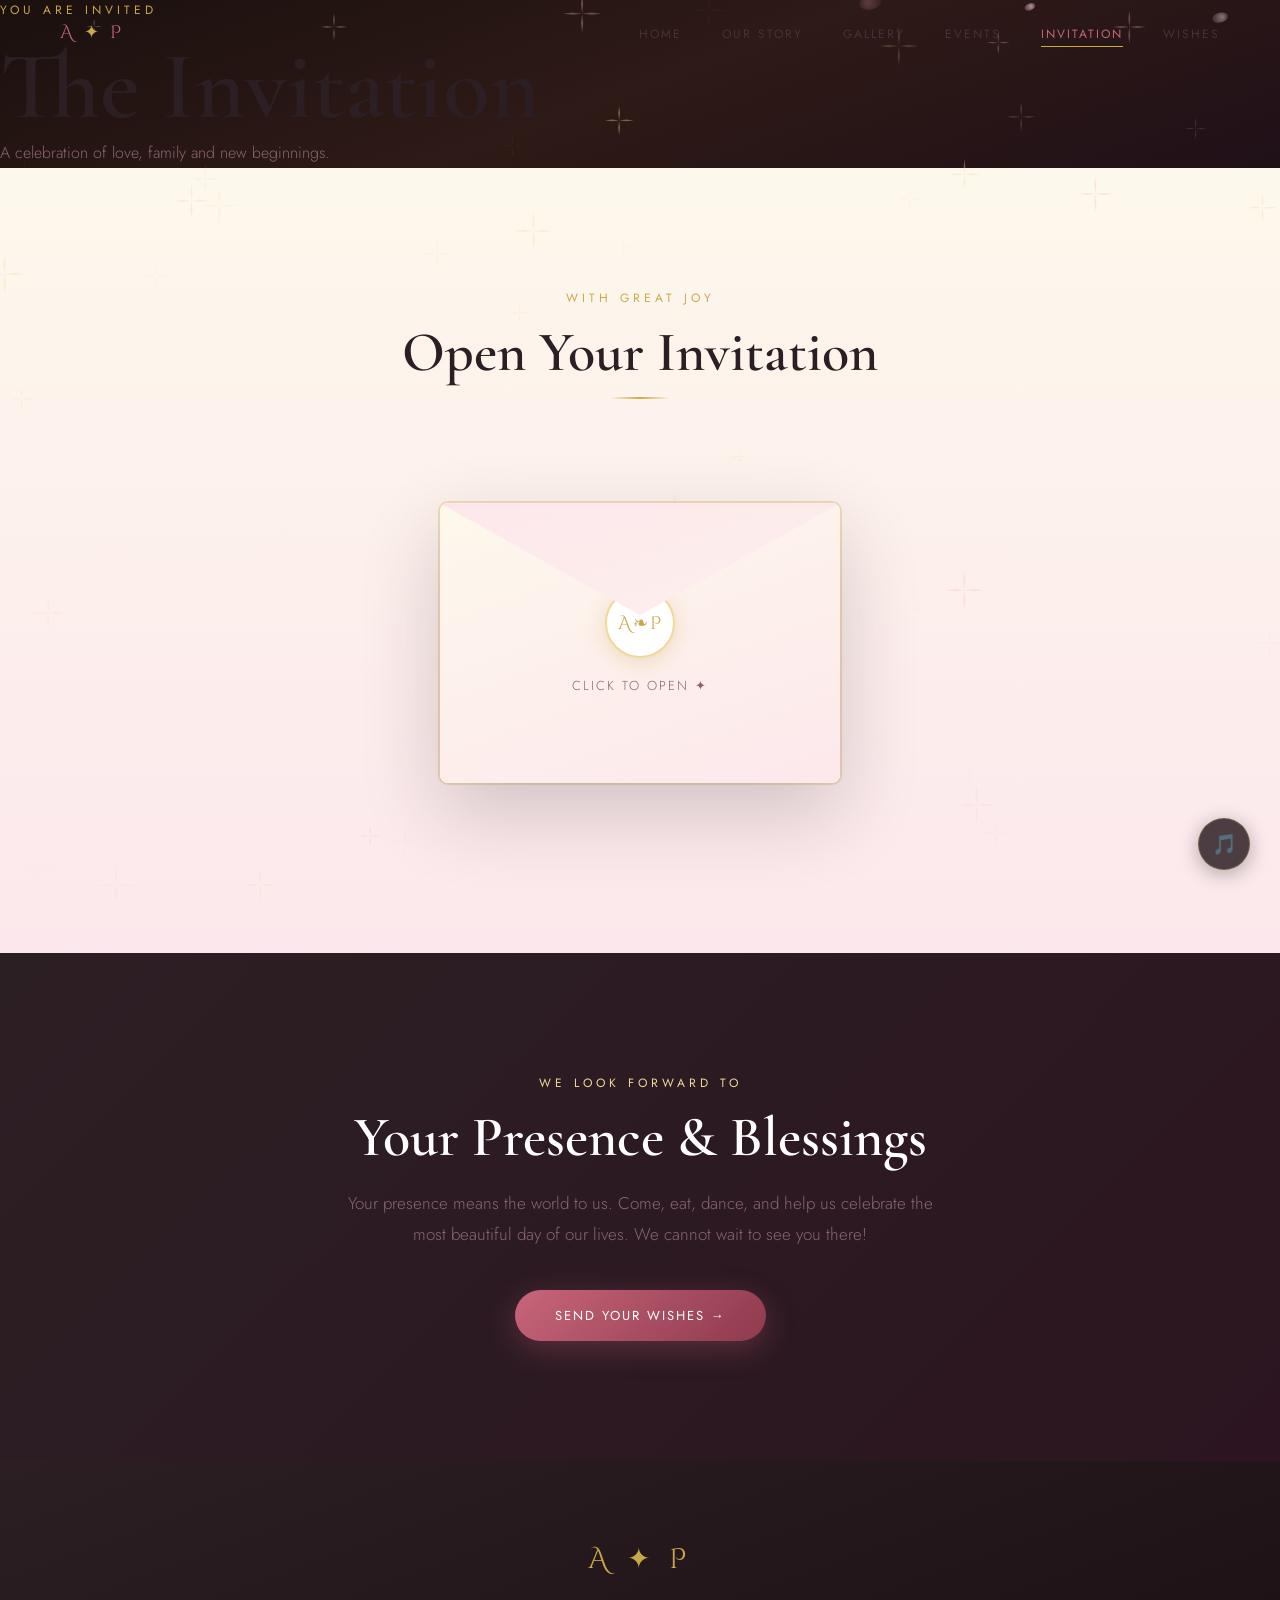
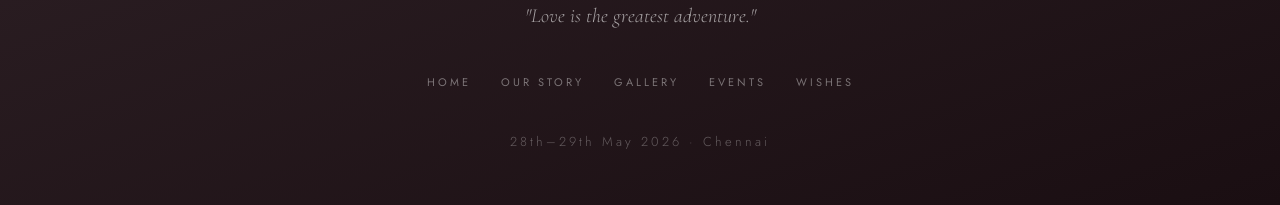
<file: wedding/pages/invitation.html>
<!DOCTYPE html>
<html lang="en">
<head>
<meta charset="UTF-8"/>
<meta name="viewport" content="width=device-width, initial-scale=1.0"/>
<title>Invitation — Arun Mahendran & Divya</title>
<link rel="preconnect" href="https://fonts.googleapis.com"/>
<link href="https://fonts.googleapis.com/css2?family=Cormorant+Garamond:ital,wght@0,300;0,400;0,600;1,300;1,400&family=Cinzel+Decorative:wght@400;700&family=Dancing+Script:wght@400;600;700&family=Jost:wght@200;300;400&display=swap" rel="stylesheet"/>
<link rel="stylesheet" href="../css/global.css"/>
<link rel="stylesheet" href="../css/invitation.css"/>
<link rel="stylesheet" href="../css/particles.css"/>
</head>
<body>

<audio id="bgMusic" src="../audio/wedding-music.mp3" loop preload="none"></audio>
<button id="musicBtn" onclick="toggleMusic()" title="Toggle Music" aria-label="Toggle music">🎵</button>

<canvas id="petals"></canvas>
<canvas id="sparkles"></canvas>

<nav id="navbar">
  <div class="nav-logo">A <span>✦</span> P</div>
  <ul class="nav-links">
    <li><a href="../index.html">Home</a></li>
    <li><a href="story.html">Our Story</a></li>
    <li><a href="gallery.html">Gallery</a></li>
    <li><a href="events.html">Events</a></li>
    <li><a href="invitation.html" class="active">Invitation</a></li>
    <li><a href="wishes.html">Wishes</a></li>
  </ul>
  <div class="nav-toggle" onclick="toggleNav()">☰</div>
</nav>

<!-- HERO -->
<section class="page-hero invite-hero">
  <div class="page-hero-bg invite-bg"></div>
  <div class="page-hero-content">
    <p class="section-eyebrow">You Are Invited</p>
    <h1>The Invitation</h1>
    <p class="page-hero-sub">A celebration of love, family and new beginnings.</p>
  </div>
</section>

<!-- ── THE CARD ── -->
<section class="card-section">
  <div class="section-header">
    <p class="section-eyebrow">With Great Joy</p>
    <h2>Open Your Invitation</h2>
  </div>

  <!-- Envelope reveal -->
  <div class="envelope-wrap" id="envelopeWrap">
    <div class="envelope" id="envelope" onclick="openEnvelope()">
      <div class="env-flap"></div>
      <div class="env-body">
        <div class="env-seal">A❧P</div>
        <p class="env-hint">Click to open ✦</p>
      </div>
    </div>
  </div>

  <!-- The actual invitation card (hidden until envelope opened) -->
  <div class="invitation-card" id="inviteCard">
    <!-- Gold border SVG -->
    <div class="card-border">
      <svg viewBox="0 0 700 1000" fill="none" xmlns="http://www.w3.org/2000/svg" class="card-border-svg">
        <rect x="4" y="4" width="692" height="992" rx="8" stroke="#c9a84c" stroke-width="4"/>
        <rect x="16" y="16" width="668" height="968" rx="6" stroke="#c9a84c" stroke-width="1.5"/>
        <rect x="28" y="28" width="644" height="944" rx="4" stroke="#c9a84c" stroke-width="0.8" stroke-dasharray="8,4"/>
        <!-- Corner ornaments -->
        <circle cx="30" cy="30" r="6" fill="#c9a84c"/>
        <circle cx="670" cy="30" r="6" fill="#c9a84c"/>
        <circle cx="30" cy="970" r="6" fill="#c9a84c"/>
        <circle cx="670" cy="970" r="6" fill="#c9a84c"/>
        <!-- Top center ornament -->
        <path d="M340 4 L350 18 L360 4" stroke="#c9a84c" stroke-width="2" fill="none"/>
        <path d="M330 4 L340 12" stroke="#c9a84c" stroke-width="1.5" fill="none"/>
        <path d="M360 4 L370 12" stroke="#c9a84c" stroke-width="1.5" fill="none"/>
        <!-- Bottom center ornament -->
        <path d="M340 996 L350 982 L360 996" stroke="#c9a84c" stroke-width="2" fill="none"/>
        <!-- Side ornaments -->
        <path d="M4 490 L16 500 L4 510" stroke="#c9a84c" stroke-width="2" fill="none"/>
        <path d="M696 490 L684 500 L696 510" stroke="#c9a84c" stroke-width="2" fill="none"/>
      </svg>
    </div>

    <!-- Card Content -->
    <div class="card-content">
      <!-- Header floral -->
      <div class="card-top-flower">🌸 ✦ 🌸</div>
      
      <p class="card-blessing">Sri Periyandavar Thunai · Sri Koliyanur Amman Thunai</p>

      <p class="card-from">We eagerly expect the esteemed presence of<br/>you and your family on this important day</p>

      <div class="card-families">
        <div class="card-family">
          <p class="family-label">Son of</p>
          <p class="family-name">Mr. A. Rajendran<br/><span class="family-detail">Ex. Army Engrs, Kattupakkam, Chennai</span><br/>&amp; Mrs. R. Lakshmi</p>
        </div>
        <div class="card-and">♥</div>
        <div class="card-family">
          <p class="family-label">Daughter of</p>
          <p class="family-name">Mr. R. Sankar<br/><span class="family-detail">N.R.S. Timbers, Vanuvampet, Chennai</span><br/>&amp; Mrs. S. Lakshmi</p>
        </div>
      </div>

      <p class="card-invite-text">
        cordially solicit your esteemed presence with family and friends<br/>
        on the auspicious occasion of the wedding of their children
      </p>

      <div class="card-couple-names">

        <div class="card-person-block">
          <span class="card-person-name groom-name">R. ArunMahendran</span>
          <span class="card-person-qual">B.E., M.S. (Sweden)</span>
          <span class="card-person-role">Supply Chain Coordinator<br/>Titanx Engine Cooling AB, Sweden</span>
        </div>

        <div class="card-couple-heart">❦</div>

        <div class="card-person-block">
          <span class="card-person-name bride-name">S. Divya</span>
          <span class="card-person-qual">B.Arch.,</span>
          <span class="card-person-role">Senior Architect &amp; Designer<br/>Design Cafe Interior</span>
        </div>

      </div>

      <div class="card-divider-ornament">— ✦ —</div>

      <div class="card-details">
        <div class="card-detail-row">
          <span class="cd-icon">📅</span>
          <div>
            <div class="cd-label">Wedding (Muhurtham)</div>
            <div class="cd-value">Friday, 29th May 2026 · 6:00 AM – 7:30 AM</div>
          </div>
        </div>
        <div class="card-detail-row">
          <span class="cd-icon">🎊</span>
          <div>
            <div class="cd-label">Reception</div>
            <div class="cd-value">Thursday, 28th May 2026 · 7:00 PM onwards<br/><small style="color:var(--gold);font-size:12px;">🎵 DJ Music</small></div>
          </div>
        </div>
        <div class="card-detail-row">
          <span class="cd-icon">📍</span>
          <div>
            <div class="cd-label">Venue</div>
            <div class="cd-value">Kalyani Thirumana Mandapam<br/>Mangadu, Chennai</div>
          </div>
        </div>
      </div>

      <div class="card-rsvp">
        <p>Kindly respond by 15th May 2026</p>
        <a href="wishes.html" class="btn-primary" style="margin-top:16px;">RSVP &amp; Send Wishes</a>
      </div>

      <div class="card-bottom-flower">🌺 ✦ 🌺</div>
      
      <p class="card-footer-note">Your presence is our greatest gift</p>
    </div>
  </div>

  <!-- Share / Download actions -->
  <div class="card-actions" id="cardActions" style="display:none;">
    <button class="btn-primary" onclick="shareInvite()">Share Invitation ✦</button>
    <button class="btn-ghost" onclick="window.print()">Save / Print</button>
  </div>
</section>

<!-- ── RSVP NOTE ── -->
<section class="rsvp-section">
  <div class="rsvp-inner reveal-fade">
    <p class="section-eyebrow">We Look Forward To</p>
    <h2>Your Presence & Blessings</h2>
    <p style="max-width:600px;margin:20px auto 0;text-align:center;font-size:17px;">
      Your presence means the world to us. Come, eat, dance, and help us celebrate 
      the most beautiful day of our lives. We cannot wait to see you there!
    </p>
    <a href="wishes.html" class="btn-primary" style="margin-top:40px;display:inline-flex;">Send Your Wishes →</a>
  </div>
</section>

<footer class="site-footer">
  <div class="footer-inner">
    <div class="footer-logo">A ✦ P</div>
    <p class="footer-tagline">"Love is the greatest adventure."</p>
    <div class="footer-nav">
      <a href="../index.html">Home</a>
      <a href="story.html">Our Story</a>
      <a href="gallery.html">Gallery</a>
      <a href="events.html">Events</a>
      <a href="wishes.html">Wishes</a>
    </div>
    <p class="footer-date">28th–29th May 2026 · Chennai</p>
  </div>
</footer>

<script src="../js/particles.js"></script>
<script src="../js/main.js"></script>
<script>
function openEnvelope() {
  const envelope   = document.getElementById('envelope');
  const inviteCard = document.getElementById('inviteCard');
  const cardActions = document.getElementById('cardActions');
  
  envelope.classList.add('opened');
  
  setTimeout(() => {
    document.getElementById('envelopeWrap').style.display = 'none';
    inviteCard.style.display = 'block';
    cardActions.style.display = 'flex';
    // Animate card in
    requestAnimationFrame(() => {
      inviteCard.style.opacity = '0';
      inviteCard.style.transform = 'translateY(40px) scale(0.95)';
      requestAnimationFrame(() => {
        inviteCard.style.transition = 'all 0.8s cubic-bezier(0.34,1.56,0.64,1)';
        inviteCard.style.opacity = '1';
        inviteCard.style.transform = 'translateY(0) scale(1)';
      });
    });
  }, 1200);
}

function shareInvite() {
  if (navigator.share) {
    navigator.share({
      title: 'Arun Mahendran & Divya — Wedding Invitation',
      text: 'You are invited to our wedding! 29th May 2026.',
      url: window.location.href
    });
  } else {
    navigator.clipboard.writeText(window.location.href)
      .then(() => alert('Link copied! Share it with your loved ones. 🌸'));
  }
}
</script>
</body>
</html>
</file>
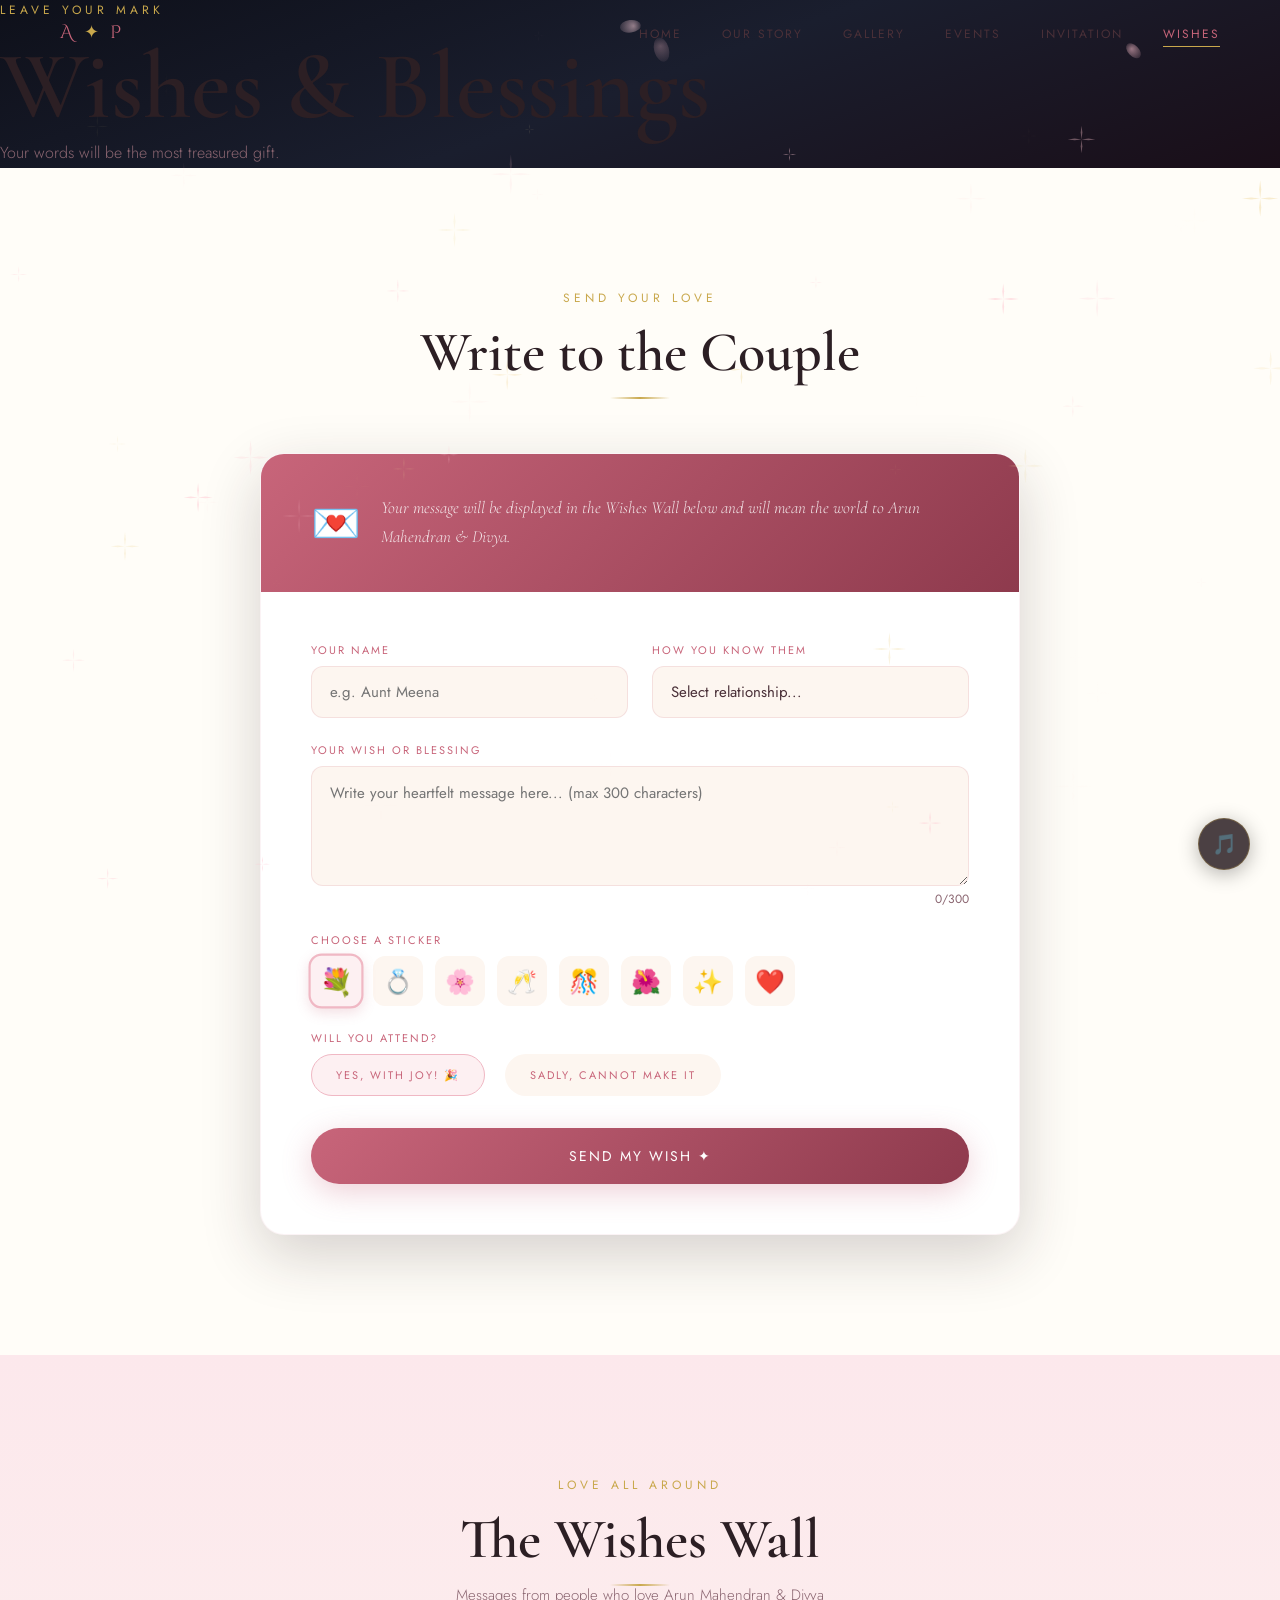
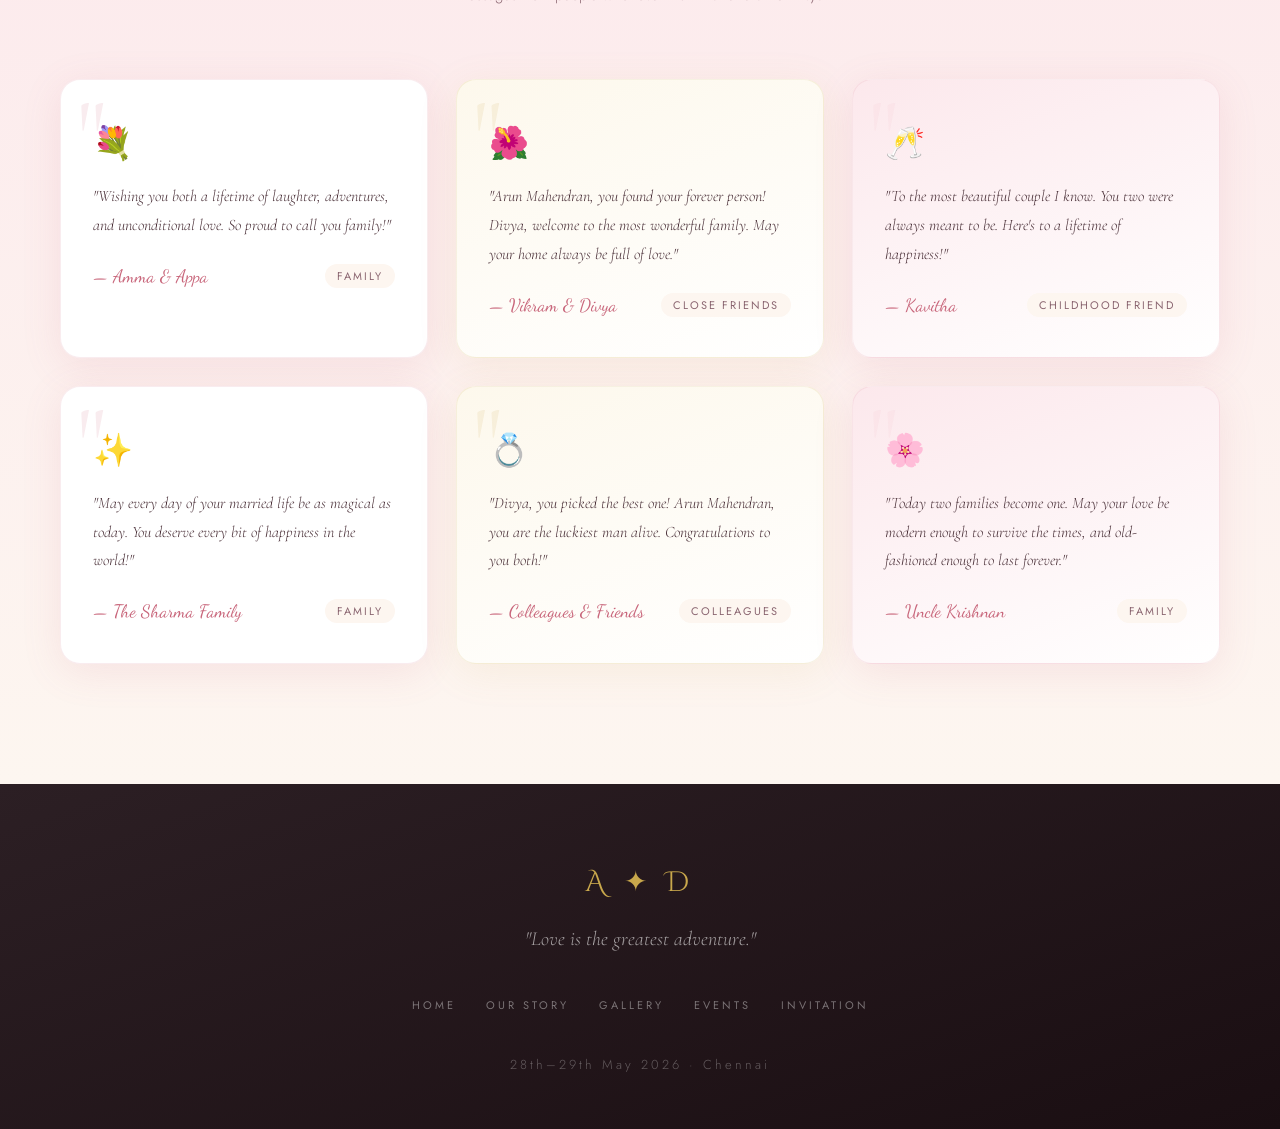
<file: wedding/pages/wishes.html>
<!DOCTYPE html>
<html lang="en">
<head>
<meta charset="UTF-8"/>
<meta name="viewport" content="width=device-width, initial-scale=1.0"/>
<title>Wishes — Arun Mahendran & Divya</title>
<link rel="preconnect" href="https://fonts.googleapis.com"/>
<link href="https://fonts.googleapis.com/css2?family=Cormorant+Garamond:ital,wght@0,300;0,400;0,600;1,300;1,400&family=Cinzel+Decorative:wght@400;700&family=Dancing+Script:wght@400;600;700&family=Jost:wght@200;300;400&display=swap" rel="stylesheet"/>
<link rel="stylesheet" href="../css/global.css"/>
<link rel="stylesheet" href="../css/wishes.css"/>
<link rel="stylesheet" href="../css/particles.css"/>
</head>
<body>

<audio id="bgMusic" src="../audio/wedding-music.mp3" loop preload="none"></audio>
<button id="musicBtn" onclick="toggleMusic()" title="Toggle Music" aria-label="Toggle music">🎵</button>

<canvas id="petals"></canvas>
<canvas id="sparkles"></canvas>

<nav id="navbar">
  <div class="nav-logo">A <span>✦</span> P</div>
  <ul class="nav-links">
    <li><a href="../index.html">Home</a></li>
    <li><a href="story.html">Our Story</a></li>
    <li><a href="gallery.html">Gallery</a></li>
    <li><a href="events.html">Events</a></li>
    <li><a href="invitation.html">Invitation</a></li>
    <li><a href="wishes.html" class="active">Wishes</a></li>
  </ul>
  <div class="nav-toggle" onclick="toggleNav()">☰</div>
</nav>

<!-- HERO -->
<section class="page-hero wishes-hero">
  <div class="page-hero-bg wishes-bg"></div>
  <div class="page-hero-content">
    <p class="section-eyebrow">Leave Your Mark</p>
    <h1>Wishes &amp; Blessings</h1>
    <p class="page-hero-sub">Your words will be the most treasured gift.</p>
  </div>
</section>

<!-- ── WISH FORM ── -->
<section class="wish-form-section">
  <div class="section-header">
    <p class="section-eyebrow">Send Your Love</p>
    <h2>Write to the Couple</h2>
  </div>

  <div class="wish-form-wrap reveal-up">
    <div class="wf-card">
      <div class="wf-header">
        <div class="wf-icon">💌</div>
        <p>Your message will be displayed in the Wishes Wall below and will mean the world to Arun Mahendran & Divya.</p>
      </div>
      <div class="wf-body">
        <div class="wf-field">
          <label for="wfName">Your Name</label>
          <input type="text" id="wfName" placeholder="e.g. Aunt Meena" maxlength="50"/>
        </div>
        <div class="wf-field">
          <label for="wfRelation">How You Know Them</label>
          <select id="wfRelation">
            <option value="">Select relationship...</option>
            <option>Family</option>
            <option>Close Friend</option>
            <option>Colleague</option>
            <option>Childhood Friend</option>
            <option>Neighbor</option>
            <option>Other</option>
          </select>
        </div>
        <div class="wf-field full">
          <label for="wfMessage">Your Wish or Blessing</label>
          <textarea id="wfMessage" placeholder="Write your heartfelt message here... (max 300 characters)" maxlength="300"></textarea>
          <div class="char-count"><span id="charCount">0</span>/300</div>
        </div>
        <div class="wf-field full">
          <label>Choose a Sticker</label>
          <div class="sticker-row">
            <span class="sticker-opt active" data-emoji="💐">💐</span>
            <span class="sticker-opt" data-emoji="💍">💍</span>
            <span class="sticker-opt" data-emoji="🌸">🌸</span>
            <span class="sticker-opt" data-emoji="🥂">🥂</span>
            <span class="sticker-opt" data-emoji="🎊">🎊</span>
            <span class="sticker-opt" data-emoji="🌺">🌺</span>
            <span class="sticker-opt" data-emoji="✨">✨</span>
            <span class="sticker-opt" data-emoji="❤️">❤️</span>
          </div>
        </div>
        <div class="wf-field full wf-rsvp-field">
          <label>Will You Attend?</label>
          <div class="rsvp-opts">
            <label class="rsvp-opt"><input type="radio" name="rsvp" value="yes" checked/><span>Yes, with joy! 🎉</span></label>
            <label class="rsvp-opt"><input type="radio" name="rsvp" value="no"/><span>Sadly, cannot make it</span></label>
          </div>
        </div>
        <button class="btn-primary wf-submit" onclick="submitWish()">
          <span>Send My Wish ✦</span>
        </button>
      </div>
    </div>
  </div>
</section>

<!-- ── WISHES WALL ── -->
<section class="wishes-wall-section">
  <div class="section-header">
    <p class="section-eyebrow">Love All Around</p>
    <h2>The Wishes Wall</h2>
    <p style="margin-top:12px;font-size:15px;">Messages from people who love Arun Mahendran & Divya</p>
  </div>

  <div class="wishes-grid" id="wishesGrid">
    <!-- Pre-filled wishes -->
    <div class="wish-card wc-rose reveal-up delay-1">
      <div class="wc-emoji">💐</div>
      <p class="wc-message">"Wishing you both a lifetime of laughter, adventures, and unconditional love. So proud to call you family!"</p>
      <div class="wc-footer">
        <span class="wc-name">— Amma & Appa</span>
        <span class="wc-relation">Family</span>
      </div>
    </div>
    <div class="wish-card wc-gold reveal-up delay-2">
      <div class="wc-emoji">🌺</div>
      <p class="wc-message">"Arun Mahendran, you found your forever person! Divya, welcome to the most wonderful family. May your home always be full of love."</p>
      <div class="wc-footer">
        <span class="wc-name">— Vikram & Divya</span>
        <span class="wc-relation">Close Friends</span>
      </div>
    </div>
    <div class="wish-card wc-blush reveal-up delay-3">
      <div class="wc-emoji">🥂</div>
      <p class="wc-message">"To the most beautiful couple I know. You two were always meant to be. Here's to a lifetime of happiness!"</p>
      <div class="wc-footer">
        <span class="wc-name">— Kavitha</span>
        <span class="wc-relation">Childhood Friend</span>
      </div>
    </div>
    <div class="wish-card wc-rose reveal-up delay-4">
      <div class="wc-emoji">✨</div>
      <p class="wc-message">"May every day of your married life be as magical as today. You deserve every bit of happiness in the world!"</p>
      <div class="wc-footer">
        <span class="wc-name">— The Sharma Family</span>
        <span class="wc-relation">Family</span>
      </div>
    </div>
    <div class="wish-card wc-gold reveal-up delay-5">
      <div class="wc-emoji">💍</div>
      <p class="wc-message">"Divya, you picked the best one! Arun Mahendran, you are the luckiest man alive. Congratulations to you both!"</p>
      <div class="wc-footer">
        <span class="wc-name">— Colleagues &amp; Friends</span>
        <span class="wc-relation">Colleagues</span>
      </div>
    </div>
    <div class="wish-card wc-blush reveal-up delay-6">
      <div class="wc-emoji">🌸</div>
      <p class="wc-message">"Today two families become one. May your love be modern enough to survive the times, and old-fashioned enough to last forever."</p>
      <div class="wc-footer">
        <span class="wc-name">— Uncle Krishnan</span>
        <span class="wc-relation">Family</span>
      </div>
    </div>
  </div>
</section>

<!-- FLOATING HEARTS OVERLAY -->
<div id="heartsOverlay" class="hearts-overlay" style="display:none;"></div>

<!-- Success message -->
<div class="wish-success" id="wishSuccess" style="display:none;">
  <div class="ws-inner">
    <div class="ws-icon">💌</div>
    <h3>Wish Sent!</h3>
    <p>Arun Mahendran & Divya will cherish your words forever. Thank you!</p>
    <button class="btn-primary" onclick="closeSuccess()">Back to Wishes</button>
  </div>
</div>

<footer class="site-footer">
  <div class="footer-inner">
    <div class="footer-logo">A ✦ D</div>
    <p class="footer-tagline">"Love is the greatest adventure."</p>
    <div class="footer-nav">
      <a href="../index.html">Home</a>
      <a href="story.html">Our Story</a>
      <a href="gallery.html">Gallery</a>
      <a href="events.html">Events</a>
      <a href="invitation.html">Invitation</a>
    </div>
    <p class="footer-date">28th–29th May 2026 · Chennai</p>
  </div>
</footer>

<script src="../js/particles.js"></script>
<script src="../js/main.js"></script>
<script>
// Char counter
const msgArea = document.getElementById('wfMessage');
const charCount = document.getElementById('charCount');
if (msgArea) {
  msgArea.addEventListener('input', () => {
    charCount.textContent = msgArea.value.length;
  });
}

// Sticker selector
let selectedEmoji = '💐';
document.querySelectorAll('.sticker-opt').forEach(opt => {
  opt.addEventListener('click', function() {
    document.querySelectorAll('.sticker-opt').forEach(s => s.classList.remove('active'));
    this.classList.add('active');
    selectedEmoji = this.dataset.emoji;
  });
});

function submitWish() {
  const name    = document.getElementById('wfName').value.trim();
  const message = document.getElementById('wfMessage').value.trim();
  const relation = document.getElementById('wfRelation').value;

  if (!name || !message) {
    alert('Please fill in your name and message. 🌸');
    return;
  }

  // Add card to wall
  const grid = document.getElementById('wishesGrid');
  const colors = ['wc-rose', 'wc-gold', 'wc-blush'];
  const color = colors[Math.floor(Math.random() * colors.length)];

  const card = document.createElement('div');
  card.className = `wish-card ${color} new-wish`;
  card.innerHTML = `
    <div class="wc-emoji">${selectedEmoji}</div>
    <p class="wc-message">"${message}"</p>
    <div class="wc-footer">
      <span class="wc-name">— ${name}</span>
      <span class="wc-relation">${relation || 'Guest'}</span>
    </div>
  `;
  grid.prepend(card);
  setTimeout(() => card.classList.add('revealed'), 50);

  // Launch hearts
  launchHearts();

  // Show success
  document.getElementById('wishSuccess').style.display = 'flex';

  // Reset form
  document.getElementById('wfName').value = '';
  document.getElementById('wfMessage').value = '';
  document.getElementById('wfRelation').value = '';
  charCount.textContent = '0';
}

function launchHearts() {
  const overlay = document.getElementById('heartsOverlay');
  overlay.style.display = 'block';
  const emojis = ['❤️','💕','🌸','💍','✨','💐'];
  for (let i = 0; i < 24; i++) {
    const h = document.createElement('div');
    h.className = 'floating-heart';
    h.textContent = emojis[Math.floor(Math.random() * emojis.length)];
    h.style.left = Math.random() * 100 + 'vw';
    h.style.animationDelay = Math.random() * 0.8 + 's';
    h.style.animationDuration = 1.5 + Math.random() * 1.5 + 's';
    h.style.fontSize = 18 + Math.random() * 24 + 'px';
    overlay.appendChild(h);
    setTimeout(() => h.remove(), 3000);
  }
  setTimeout(() => overlay.style.display = 'none', 3500);
}

function closeSuccess() {
  document.getElementById('wishSuccess').style.display = 'none';
  document.getElementById('wishesGrid').scrollIntoView({ behavior: 'smooth' });
}
</script>
</body>
</html>
</file>
<file: css/global.css>
/* ════════════════════════════════════════
   GLOBAL DESIGN SYSTEM
   Wedding Website: Arun Mahendran & Divya
════════════════════════════════════════ */

/* ── DESIGN TOKENS ── */
:root {
  /* Palette */
  --rose:        #c8657a;
  --rose-light:  #f0b8c4;
  --rose-pale:   #fdf0f2;
  --rose-deep:   #8e3a4d;
  --gold:        #c9a84c;
  --gold-light:  #f0d89a;
  --gold-pale:   #fdf8ec;
  --cream:       #fdf6f0;
  --ivory:       #fffdf8;
  --blush:       #fce8ec;
  --mauve:       #d4a5b0;
  --charcoal:    #2c1f24;
  --ink:         #4a3038;
  --muted:       #8a6570;

  /* Typography */
  --font-display:  'Cinzel Decorative', serif;
  --font-script:   'Dancing Script', cursive;
  --font-serif:    'Cormorant Garamond', serif;
  --font-body:     'Jost', sans-serif;

  /* Spacing */
  --section-pad: 120px 60px;
  --section-pad-sm: 80px 24px;

  /* Effects */
  --shadow-soft:  0 8px 40px rgba(200,101,122,0.12);
  --shadow-glow:  0 0 40px rgba(201,168,76,0.2);
  --shadow-deep:  0 20px 60px rgba(44,31,36,0.2);

  /* Transitions */
  --ease-bounce: cubic-bezier(0.34,1.56,0.64,1);
  --ease-smooth: cubic-bezier(0.25,0.46,0.45,0.94);
}

/* ── RESET ── */
*, *::before, *::after {
  margin: 0; padding: 0;
  box-sizing: border-box;
}

html { scroll-behavior: smooth; }

body {
  font-family: var(--font-body);
  background: var(--cream);
  color: var(--ink);
  overflow-x: hidden;
  -webkit-font-smoothing: antialiased;
}

img { max-width: 100%; display: block; }
a { text-decoration: none; color: inherit; }

/* ── TYPOGRAPHY ── */
h1, h2, h3 {
  font-family: var(--font-serif);
  font-weight: 600;
  line-height: 1.1;
  color: var(--charcoal);
}

h1 { font-size: clamp(48px, 8vw, 96px); }
h2 { font-size: clamp(32px, 5vw, 56px); }
h3 { font-size: clamp(22px, 3vw, 32px); }

p {
  font-size: 16px;
  line-height: 1.8;
  color: var(--muted);
  font-weight: 300;
}

/* ── SECTION HEADER ── */
.section-header {
  text-align: center;
  margin-bottom: 70px;
}

.section-eyebrow {
  font-family: var(--font-body);
  font-size: 12px;
  font-weight: 400;
  letter-spacing: 4px;
  text-transform: uppercase;
  color: var(--gold);
  margin-bottom: 12px;
}

.section-header h2 {
  color: var(--charcoal);
  position: relative;
  display: inline-block;
}

.section-header h2::after {
  content: '';
  position: absolute;
  bottom: -16px;
  left: 50%;
  transform: translateX(-50%);
  width: 60px;
  height: 2px;
  background: linear-gradient(90deg, transparent, var(--gold), transparent);
}

/* ── BUTTONS ── */
.btn-primary {
  display: inline-flex;
  align-items: center;
  gap: 10px;
  padding: 16px 40px;
  background: linear-gradient(135deg, var(--rose), var(--rose-deep));
  color: white;
  font-family: var(--font-body);
  font-size: 13px;
  font-weight: 400;
  letter-spacing: 2px;
  text-transform: uppercase;
  border: none;
  border-radius: 50px;
  cursor: pointer;
  position: relative;
  overflow: hidden;
  transition: transform 0.3s var(--ease-bounce), box-shadow 0.3s;
  box-shadow: 0 8px 30px rgba(200,101,122,0.3);
}

.btn-primary::before {
  content: '';
  position: absolute;
  inset: 0;
  background: linear-gradient(135deg, rgba(255,255,255,0.2), transparent);
  opacity: 0;
  transition: opacity 0.3s;
}

.btn-primary:hover {
  transform: translateY(-3px) scale(1.02);
  box-shadow: 0 15px 40px rgba(200,101,122,0.4);
}

.btn-primary:hover::before { opacity: 1; }

.btn-ghost {
  display: inline-flex;
  align-items: center;
  gap: 10px;
  padding: 16px 40px;
  background: transparent;
  color: var(--rose);
  font-family: var(--font-body);
  font-size: 13px;
  font-weight: 400;
  letter-spacing: 2px;
  text-transform: uppercase;
  border: 1.5px solid var(--rose-light);
  border-radius: 50px;
  cursor: pointer;
  transition: all 0.3s var(--ease-smooth);
}

.btn-ghost:hover {
  background: var(--rose-pale);
  border-color: var(--rose);
  transform: translateY(-2px);
}

/* ── NAVBAR ── */
#navbar {
  position: fixed;
  top: 0;
  left: 0;
  right: 0;
  z-index: 100;
  display: flex;
  align-items: center;
  justify-content: space-between;
  padding: 20px 60px;
  transition: all 0.4s var(--ease-smooth);
}

#navbar.scrolled {
  background: rgba(253,246,240,0.95);
  backdrop-filter: blur(20px);
  padding: 14px 60px;
  box-shadow: 0 2px 30px rgba(200,101,122,0.1);
}

.nav-logo {
  font-family: var(--font-display);
  font-size: 18px;
  color: var(--rose);
  letter-spacing: 3px;
}

.nav-logo span { color: var(--gold); }

.nav-links {
  display: flex;
  gap: 40px;
  list-style: none;
}

.nav-links a {
  font-size: 12px;
  font-weight: 400;
  letter-spacing: 2px;
  text-transform: uppercase;
  color: var(--ink);
  position: relative;
  transition: color 0.3s;
}

.nav-links a::after {
  content: '';
  position: absolute;
  bottom: -4px;
  left: 0;
  width: 0;
  height: 1px;
  background: var(--gold);
  transition: width 0.3s var(--ease-smooth);
}

.nav-links a:hover, .nav-links a.active {
  color: var(--rose);
}

.nav-links a:hover::after,
.nav-links a.active::after {
  width: 100%;
}

.nav-toggle {
  display: none;
  font-size: 24px;
  cursor: pointer;
  color: var(--rose);
}

/* ── HERO ── */
.hero {
  height: 100vh;
  min-height: 700px;
  display: flex;
  align-items: center;
  justify-content: center;
  position: relative;
  overflow: hidden;
  background: linear-gradient(160deg, #1a0e12 0%, #2c1520 40%, #3d1a26 100%);
}

.hero-bg-layer {
  position: absolute;
  inset: 0;
  background:
    radial-gradient(ellipse at 20% 50%, rgba(200,101,122,0.15) 0%, transparent 60%),
    radial-gradient(ellipse at 80% 30%, rgba(201,168,76,0.1) 0%, transparent 50%),
    radial-gradient(ellipse at 50% 100%, rgba(200,101,122,0.2) 0%, transparent 50%);
}

.hero-content {
  position: relative;
  z-index: 2;
  text-align: center;
  max-width: 800px;
  padding: 0 30px;
}

.hero-pre {
  font-family: var(--font-script);
  font-size: 24px;
  color: var(--gold-light);
  margin-bottom: 16px;
  opacity: 0;
  animation: revealUp 0.9s var(--ease-smooth) 0.3s forwards;
}

.hero-names {
  font-family: var(--font-serif);
  font-size: clamp(56px, 10vw, 110px);
  font-weight: 300;
  color: white;
  letter-spacing: 4px;
  line-height: 1;
  margin-bottom: 20px;
  opacity: 0;
  animation: revealUp 1s var(--ease-smooth) 0.6s forwards;
}

.hero-names em {
  font-family: var(--font-script);
  font-style: normal;
  color: var(--rose-light);
  font-size: 0.55em;
}

.hero-hearts {
  display: flex;
  align-items: center;
  justify-content: center;
  gap: 12px;
  font-size: 20px;
  color: var(--rose-light);
  margin-bottom: 24px;
  opacity: 0;
  animation: revealUp 0.8s var(--ease-smooth) 0.9s forwards;
}

.hero-hearts .big { font-size: 32px; animation: heartPulse 2s ease infinite; }

.hero-date {
  font-family: var(--font-body);
  font-size: 14px;
  letter-spacing: 5px;
  text-transform: uppercase;
  color: var(--gold-light);
  margin-bottom: 8px;
  opacity: 0;
  animation: revealUp 0.8s var(--ease-smooth) 1.1s forwards;
}

.hero-venue {
  font-family: var(--font-serif);
  font-size: 20px;
  font-style: italic;
  color: rgba(255,255,255,0.6);
  margin-bottom: 50px;
  opacity: 0;
  animation: revealUp 0.8s var(--ease-smooth) 1.3s forwards;
}

.hero-actions {
  display: flex;
  gap: 20px;
  justify-content: center;
  flex-wrap: wrap;
  opacity: 0;
  animation: revealUp 0.8s var(--ease-smooth) 1.5s forwards;
}

.hero-scroll-hint {
  position: absolute;
  bottom: 40px;
  left: 50%;
  transform: translateX(-50%);
  display: flex;
  flex-direction: column;
  align-items: center;
  gap: 8px;
  color: rgba(255,255,255,0.4);
  font-size: 10px;
  letter-spacing: 3px;
  text-transform: uppercase;
  opacity: 0;
  animation: fadeIn 1s ease 2s forwards;
}

.scroll-arrow {
  width: 1px;
  height: 40px;
  background: linear-gradient(to bottom, rgba(255,255,255,0.4), transparent);
  animation: scrollPulse 2s ease infinite;
}

/* ── COUNTDOWN ── */
.countdown-section {
  padding: var(--section-pad);
  background: linear-gradient(135deg, var(--charcoal) 0%, #3d1a26 100%);
  text-align: center;
  position: relative;
  overflow: hidden;
}

.countdown-section::before {
  content: '';
  position: absolute;
  inset: 0;
  background: radial-gradient(ellipse at center, rgba(201,168,76,0.08) 0%, transparent 70%);
}

.countdown-section .section-header {
  position: relative;
  z-index: 1;
}

.countdown-section .section-eyebrow { color: var(--gold-light); }
.countdown-section h2 { color: white; }
.countdown-section h2::after { background: linear-gradient(90deg, transparent, var(--gold-light), transparent); }

.countdown-grid {
  position: relative;
  z-index: 1;
  display: flex;
  align-items: center;
  justify-content: center;
  gap: 0;
  flex-wrap: wrap;
}

.count-card {
  padding: 40px 50px;
  text-align: center;
}

.count-num {
  font-family: var(--font-serif);
  font-size: clamp(60px, 8vw, 100px);
  font-weight: 300;
  color: white;
  line-height: 1;
  position: relative;
  transition: transform 0.3s var(--ease-bounce);
}

.count-num.flip { transform: scale(1.15); color: var(--gold-light); }

.count-label {
  font-size: 11px;
  letter-spacing: 4px;
  text-transform: uppercase;
  color: var(--mauve);
  margin-top: 12px;
}

.count-sep {
  font-size: 24px;
  color: var(--gold);
  opacity: 0.4;
  padding-bottom: 30px;
}

/* ── QUOTE SECTION ── */
.quote-section {
  padding: 120px 60px;
  background: var(--blush);
  text-align: center;
  position: relative;
  overflow: hidden;
}

.quote-bg-text {
  position: absolute;
  top: 50%;
  left: 50%;
  transform: translate(-50%,-50%);
  font-family: var(--font-display);
  font-size: clamp(100px, 20vw, 240px);
  color: rgba(200,101,122,0.05);
  white-space: nowrap;
  pointer-events: none;
  letter-spacing: 20px;
}

.love-quote {
  position: relative;
  z-index: 1;
  font-family: var(--font-serif);
  font-size: clamp(24px, 3.5vw, 40px);
  font-weight: 400;
  font-style: italic;
  color: var(--charcoal);
  max-width: 800px;
  margin: 0 auto 30px;
  line-height: 1.5;
}

.love-quote em {
  color: var(--rose);
  font-style: italic;
}

.quote-flowers {
  font-size: 24px;
  letter-spacing: 10px;
  opacity: 0.7;
}

/* ── TEASER SECTION ── */
.teaser-section {
  padding: var(--section-pad);
  background: var(--ivory);
}

.teaser-grid {
  display: grid;
  grid-template-columns: 1fr 1fr;
  gap: 100px;
  align-items: center;
  max-width: 1200px;
  margin: 0 auto;
}

.teaser-img-wrap { position: relative; }

.teaser-img-frame {
  position: relative;
  padding: 16px;
  background: white;
  box-shadow: var(--shadow-deep);
  border-radius: 4px;
}

.teaser-img-frame {
  position: relative;
  padding: 16px;
  background: white;
  box-shadow: var(--shadow-deep);
  border-radius: 4px;

  display: flex;              /* ✅ center fix */
  align-items: center;
  justify-content: center;
}

.teaser-img-frame img {
  width: 100%;
  height: 100%;               /* ✅ important */
  object-fit: contain;        /* ✅ prevents cropping */
  border-radius: 6px;
}

.teaser-img-frame.img-placeholder {
  aspect-ratio: 4/5;
  background: linear-gradient(135deg, var(--blush), var(--rose-pale));
  display: flex;
  align-items: center;
  justify-content: center;
}

.teaser-img-frame.img-placeholder::after {
  content: '🌸';
  font-size: 60px;
  position: absolute;
  top: 50%;
  left: 50%;
  transform: translate(-50%,-50%);
}

.frame-ornament {
  position: absolute;
  font-size: 16px;
  color: var(--gold);
  opacity: 0.6;
  z-index: 2;
}
.frame-ornament.tl { top: 4px; left: 4px; }
.frame-ornament.tr { top: 4px; right: 4px; }
.frame-ornament.bl { bottom: 4px; left: 4px; }
.frame-ornament.br { bottom: 4px; right: 4px; }

.teaser-text { padding: 20px 0; }
.teaser-text h2 { margin-bottom: 24px; }
.teaser-text p { margin-bottom: 32px; font-size: 17px; }

/* ── EVENTS PREVIEW ── */
.events-preview {
  padding: var(--section-pad);
  background: var(--cream);
}

.events-cards {
  display: grid;
  grid-template-columns: repeat(3, 1fr);
  gap: 30px;
  max-width: 1100px;
  margin: 0 auto;
}

.event-card {
  background: white;
  border-radius: 20px;
  padding: 50px 30px;
  text-align: center;
  box-shadow: var(--shadow-soft);
  border: 1px solid rgba(200,101,122,0.08);
  transition: transform 0.3s var(--ease-bounce), box-shadow 0.3s;
  position: relative;
  overflow: hidden;
}

.event-card::before {
  content: '';
  position: absolute;
  top: 0;
  left: 0;
  right: 0;
  height: 3px;
  background: linear-gradient(90deg, var(--rose-light), var(--gold-light), var(--rose-light));
}

.event-card:hover {
  transform: translateY(-10px);
  box-shadow: var(--shadow-deep);
}

.event-card.featured {
  background: linear-gradient(160deg, var(--charcoal) 0%, #3d1a26 100%);
  transform: scale(1.05);
}

.event-card.featured h3,
.event-card.featured .event-date,
.event-card.featured .event-venue {
  color: white !important;
}

.event-card.featured .event-date { color: var(--gold-light) !important; }

.event-card.featured:hover { transform: scale(1.05) translateY(-8px); }

.event-icon { font-size: 40px; margin-bottom: 20px; }
.event-card h3 { font-size: 22px; margin-bottom: 12px; }
.event-date {
  font-family: var(--font-body);
  font-size: 13px;
  letter-spacing: 2px;
  color: var(--gold);
  text-transform: uppercase;
  margin-bottom: 8px;
}
.event-venue {
  font-size: 14px;
  color: var(--muted);
  font-style: italic;
}

.event-badge {
  display: inline-block;
  margin-top: 16px;
  padding: 6px 20px;
  background: var(--gold);
  color: var(--charcoal);
  font-size: 10px;
  letter-spacing: 2px;
  text-transform: uppercase;
  border-radius: 30px;
  font-weight: 400;
}

/* ── GALLERY TEASER ── */
.gallery-teaser {
  padding: var(--section-pad);
  background: var(--blush);
}

.gallery-strip {
  display: flex;
  gap: 16px;
  max-width: 1200px;
  margin: 0 auto;
  align-items: center;
}

.strip-photo {
  flex: 1;
  border-radius: 12px;
  overflow: hidden;
  transition: flex 0.5s var(--ease-smooth), transform 0.3s;
  cursor: pointer;
}

.strip-photo img {
  width: 100%;
  height: 280px;
  object-fit: cover;
  transition: transform 0.5s var(--ease-smooth), filter 0.3s;
}

.strip-photo.tall img { height: 360px; }

.strip-photo.img-placeholder {
  background: linear-gradient(135deg, var(--rose-pale), var(--blush));
  height: 280px;
  display: flex;
  align-items: center;
  justify-content: center;
  font-size: 40px;
}

.strip-photo:hover { flex: 1.6; }
.strip-photo:hover img { transform: scale(1.05); filter: brightness(1.05); }

/* ── FOOTER ── */
.site-footer {
  background: linear-gradient(160deg, var(--charcoal) 0%, #1a0e12 100%);
  padding: 80px 60px 40px;
  text-align: center;
}

.footer-inner { max-width: 800px; margin: 0 auto; }

.footer-logo {
  font-family: var(--font-display);
  font-size: 28px;
  color: var(--gold);
  letter-spacing: 6px;
  margin-bottom: 20px;
}

.footer-tagline {
  font-family: var(--font-serif);
  font-size: 20px;
  font-style: italic;
  color: rgba(255,255,255,0.6);
  margin-bottom: 40px;
}

.footer-nav {
  display: flex;
  gap: 30px;
  justify-content: center;
  flex-wrap: wrap;
  margin-bottom: 40px;
}

.footer-nav a {
  font-size: 11px;
  letter-spacing: 3px;
  text-transform: uppercase;
  color: rgba(255,255,255,0.4);
  transition: color 0.3s;
}

.footer-nav a:hover { color: var(--gold-light); }

.footer-date {
  font-size: 13px;
  color: rgba(255,255,255,0.3);
  letter-spacing: 3px;
  margin-bottom: 12px;
}

.footer-credit {
  font-size: 12px;
  color: rgba(255,255,255,0.2);
  letter-spacing: 1px;
}

/* ── REVEAL ANIMATIONS ── */
.reveal-up, .reveal-left, .reveal-right, .reveal-fade, .reveal-scale {
  opacity: 0;
  transition: opacity 0.8s var(--ease-smooth), transform 0.8s var(--ease-smooth);
}

.reveal-up    { transform: translateY(50px); }
.reveal-left  { transform: translateX(-60px); }
.reveal-right { transform: translateX(60px); }
.reveal-fade  { transform: none; }
.reveal-scale { transform: scale(0.92); }

.revealed {
  opacity: 1 !important;
  transform: none !important;
}

.delay-1 { transition-delay: 0.1s !important; }
.delay-2 { transition-delay: 0.2s !important; }
.delay-3 { transition-delay: 0.3s !important; }
.delay-4 { transition-delay: 0.4s !important; }
.delay-5 { transition-delay: 0.5s !important; }
.delay-6 { transition-delay: 0.6s !important; }

/* ── KEYFRAMES ── */
@keyframes revealUp {
  to { opacity: 1; transform: translateY(0); }
}

@keyframes fadeIn {
  to { opacity: 1; }
}

@keyframes heartPulse {
  0%, 100% { transform: scale(1); }
  50% { transform: scale(1.25); }
}

@keyframes scrollPulse {
  0% { opacity: 0.6; transform: scaleY(1); }
  100% { opacity: 0; transform: scaleY(1.5); }
}

@keyframes floatUp {
  0%, 100% { transform: translateY(0px); }
  50% { transform: translateY(-8px); }
}

/* ── PAGE TRANSITION ── */
.page-transition {
  position: fixed;
  inset: 0;
  background: linear-gradient(135deg, var(--charcoal), var(--rose-deep));
  z-index: 9999;
  pointer-events: none;
  opacity: 0;
  transition: opacity 0.4s;
}
.page-transition.in  { opacity: 1; pointer-events: all; }
.page-transition.out { opacity: 0; }

/* ── RESPONSIVE ── */
@media (max-width: 900px) {
  :root { --section-pad: 80px 24px; }

  #navbar { padding: 16px 24px; }
  #navbar.scrolled { padding: 12px 24px; }
  .nav-links { display: none; }
  .nav-links.open {
    display: flex;
    flex-direction: column;
    position: fixed;
    inset: 0;
    background: rgba(44,31,36,0.97);
    backdrop-filter: blur(20px);
    align-items: center;
    justify-content: center;
    gap: 30px;
    z-index: 200;
  }
  .nav-links.open a {
    color: white;
    font-size: 16px;
    letter-spacing: 4px;
  }
  .nav-toggle { display: block; z-index: 201; }

  .teaser-grid { grid-template-columns: 1fr; gap: 50px; }
  .events-cards { grid-template-columns: 1fr; max-width: 440px; }
  .event-card.featured { transform: scale(1); }
  .gallery-strip { flex-wrap: wrap; }
  .strip-photo { flex: calc(50% - 8px); min-width: 140px; }
}

/* ── MUSIC TOGGLE BUTTON (UPDATED PREMIUM) ── */
#musicBtn {
  position: fixed;
  bottom: 28px;
  right: 28px;
  z-index: 999;
  width: 54px;
  height: 54px;
  border-radius: 50%;

  background: rgba(44,31,36,0.75);
  backdrop-filter: blur(14px);
  border: 1.5px solid rgba(201,168,76,0.35);

  color: white;
  font-size: 20px;
  cursor: pointer;

  display: flex;
  align-items: center;
  justify-content: center;

  box-shadow: 0 6px 25px rgba(0,0,0,0.35);
  transition: all 0.35s var(--ease-bounce);
}

/* Hover */
#musicBtn:hover {
  transform: scale(1.12) rotate(8deg);
  background: rgba(200,101,122,0.85);
  box-shadow: 0 10px 35px rgba(200,101,122,0.35);
}

/* Playing State */
#musicBtn.playing {
  background: rgba(200,101,122,0.75);
  border-color: rgba(200,101,122,0.6);
  animation: musicPulse 2s ease-in-out infinite;
}

/* Soft glow ring */
#musicBtn.playing::after {
  content: '';
  position: absolute;
  inset: -6px;
  border-radius: 50%;
  border: 1px solid rgba(200,101,122,0.25);
  animation: musicRing 2s ease-out infinite;
}

/* Pulse animation */
@keyframes musicPulse {
  0%, 100% {
    box-shadow: 0 6px 25px rgba(200,101,122,0.2);
  }
  50% {
    box-shadow:
      0 10px 40px rgba(200,101,122,0.5),
      0 0 0 10px rgba(200,101,122,0.08);
  }
}

/* Ring animation */
@keyframes musicRing {
  0% {
    transform: scale(0.9);
    opacity: 0.6;
  }
  100% {
    transform: scale(1.4);
    opacity: 0;
  }
}
</file>
<file: css/curtain.css>
/* ════════════════════════════════════════
   CURTAIN REVEAL SYSTEM
════════════════════════════════════════ */

#stage {
  position: fixed;
  inset: 0;
  z-index: 1000;
  display: flex;
  align-items: center;
  justify-content: center;
  background: #0d0608;
  overflow: hidden;
}

/* ── VELVET CURTAINS ── */
.curtain {
  position: absolute;
  top: 0;
  width: 50%;
  height: 100%;
  z-index: 5;
  will-change: transform;
  overflow: hidden;
}

/* Velvet fold texture via multi-stop gradient */
.curtain.left {
  left: 0;
  transform-origin: left center;
  background: linear-gradient(
    to right,
    #5a1a26 0%, #8e2d3d 3%, #b84060 5.5%, #d4768a 8%,
    #c05570 10%, #8e2d3d 13%, #5a1a26 16%,
    #8e2d3d 19%, #b84060 21.5%, #d4768a 24%,
    #c05570 26%, #8e2d3d 29%, #5a1a26 32%,
    #8e2d3d 35%, #b84060 37.5%, #d4768a 40%,
    #c05570 42%, #8e2d3d 45%, #5a1a26 48%,
    #8e2d3d 51%, #b84060 53.5%, #d4768a 56%,
    #c05570 59%, #8e2d3d 62%, #5a1a26 65%,
    #8e2d3d 68%, #b84060 70.5%, #d4768a 73%,
    #c05570 76%, #8e2d3d 80%, #5a1a26 83%,
    #8e2d3d 86%, #b84060 89%, #d4768a 92%,
    #c05570 96%, #5a1a26 100%
  );
  box-shadow: inset -20px 0 60px rgba(0,0,0,0.5), 8px 0 40px rgba(0,0,0,0.6);
}

.curtain.right {
  right: 0;
  transform-origin: right center;
  background: linear-gradient(
    to left,
    #5a1a26 0%, #8e2d3d 3%, #b84060 5.5%, #d4768a 8%,
    #c05570 10%, #8e2d3d 13%, #5a1a26 16%,
    #8e2d3d 19%, #b84060 21.5%, #d4768a 24%,
    #c05570 26%, #8e2d3d 29%, #5a1a26 32%,
    #8e2d3d 35%, #b84060 37.5%, #d4768a 40%,
    #c05570 42%, #8e2d3d 45%, #5a1a26 48%,
    #8e2d3d 51%, #b84060 53.5%, #d4768a 56%,
    #c05570 59%, #8e2d3d 62%, #5a1a26 65%,
    #8e2d3d 68%, #b84060 70.5%, #d4768a 73%,
    #c05570 76%, #8e2d3d 80%, #5a1a26 83%,
    #8e2d3d 86%, #b84060 89%, #d4768a 92%,
    #c05570 96%, #5a1a26 100%
  );
  box-shadow: inset 20px 0 60px rgba(0,0,0,0.5), -8px 0 40px rgba(0,0,0,0.6);
}

/* Gold trim edge */
.curtain.left::after {
  content: '';
  position: absolute;
  top: 0; right: 0;
  width: 8px;
  height: 100%;
  background: linear-gradient(to bottom,
    #f0d89a, #c9a84c, #f0d89a, #c9a84c, #f0d89a
  );
  box-shadow: 0 0 20px rgba(201,168,76,0.6), -2px 0 15px rgba(0,0,0,0.5);
}

.curtain.right::after {
  content: '';
  position: absolute;
  top: 0; left: 0;
  width: 8px;
  height: 100%;
  background: linear-gradient(to bottom,
    #f0d89a, #c9a84c, #f0d89a, #c9a84c, #f0d89a
  );
  box-shadow: 0 0 20px rgba(201,168,76,0.6), 2px 0 15px rgba(0,0,0,0.5);
}

/* ── TOP VALANCE ── */
.valance {
  position: absolute;
  top: 0;
  left: 0;
  right: 0;
  height: 20vh;
  z-index: 10;
  background: linear-gradient(to bottom,
    #5a1a26 0%,
    #8e2d3d 40%,
    #c05570 70%,
    rgba(140,40,60,0) 100%
  );
  /* Scallop bottom edge */
  clip-path: ellipse(60% 100% at 50% 0%);
}

.valance::after {
  content: '';
  position: absolute;
  bottom: 0;
  left: 0;
  right: 0;
  height: 6px;
  background: linear-gradient(90deg, #f0d89a, #c9a84c, #f0d89a, #c9a84c, #f0d89a);
  box-shadow: 0 0 20px rgba(201,168,76,0.5);
}

/* ── STAGE LIGHT ── */
.stage-light {
  position: absolute;
  top: 0;
  left: 50%;
  transform: translateX(-50%);
  width: 120%;
  height: 100%;
  background: radial-gradient(
    ellipse 40% 80% at 50% -10%,
    rgba(255,240,200,0.15) 0%,
    transparent 70%
  );
  pointer-events: none;
  z-index: 3;
}

/* ── STAGE CENTER CONTENT ── */
.stage-center {
  position: relative;
  z-index: 6;
  text-align: center;
  color: white;
  animation: stageFadeIn 1.5s ease 0.5s forwards;
  opacity: 0;
  display: flex;
  flex-direction: column;
  align-items: center;
  gap: 12px;
  padding: 20px;
}

@keyframes stageFadeIn {
  to { opacity: 1; }
}

.stage-pre {
  font-family: 'Jost', sans-serif;
  font-size: 13px;
  letter-spacing: 4px;
  text-transform: uppercase;
  color: rgba(240,216,154,0.8);
}

.stage-title {
  font-family: 'Cormorant Garamond', serif; /* FIXED FONT */
  font-size: clamp(36px, 6vw, 72px);
  font-weight: 500;

  letter-spacing: 2px;        /* cleaner spacing */
  line-height: 1.1;

  color: white;
  text-transform: none;

  text-shadow:
    0 0 40px rgba(240,216,154,0.4),
    0 2px 20px rgba(0,0,0,0.8);

  /* ALIGNMENT FIX */
  font-kerning: normal;
  font-feature-settings: "kern";
  text-rendering: optimizeLegibility;
  -webkit-font-smoothing: antialiased;
}

.amp {
  font-family: 'Dancing Script', cursive;
  font-size: 0.6em;
  color: #f0d89a;
  padding: 0 10px;
}

.stage-date {
  font-family: 'Cormorant Garamond', serif;
  font-size: 20px;
  font-style: italic;
  color: rgba(255,255,255,0.6);
  letter-spacing: 3px;
}

.stage-divider {
  color: #c9a84c;
  font-size: 20px;
  opacity: 0.6;
  margin: 6px 0;
  letter-spacing: 8px;
}

/* ── OPEN BUTTON ── */
#openBtn {
  position: relative;
  overflow: hidden;
  padding: 18px 56px;
  background: linear-gradient(135deg, #c9a84c, #f0d89a, #c9a84c);
  background-size: 200% auto;
  color: #2c1520;
  font-family: 'Jost', sans-serif;
  font-size: 12px;
  font-weight: 400;
  letter-spacing: 4px;
  text-transform: uppercase;
  border: none;
  border-radius: 50px;
  cursor: pointer;
  margin-top: 10px;
  transition: background-position 0.5s, transform 0.3s, box-shadow 0.3s;
  box-shadow: 0 0 30px rgba(201,168,76,0.4), 0 8px 30px rgba(0,0,0,0.4);
  animation: btnGlow 3s ease infinite;
}

#openBtn:hover {
  background-position: right center;
  transform: translateY(-3px) scale(1.03);
  box-shadow: 0 0 50px rgba(201,168,76,0.6), 0 15px 40px rgba(0,0,0,0.5);
}

@keyframes btnGlow {
  0%, 100% { box-shadow: 0 0 30px rgba(201,168,76,0.3), 0 8px 30px rgba(0,0,0,0.4); }
  50%       { box-shadow: 0 0 50px rgba(201,168,76,0.6), 0 8px 30px rgba(0,0,0,0.4); }
}

.stage-ornament {
  font-family: serif;
  font-size: 24px;
  color: rgba(201,168,76,0.4);
  letter-spacing: 8px;
}

/* ── CURTAIN OPEN ANIMATION ── */
.curtain.left.open  { animation: curtainOpenLeft 1.8s cubic-bezier(0.77,0,0.175,1) forwards; }
.curtain.right.open { animation: curtainOpenRight 1.8s cubic-bezier(0.77,0,0.175,1) forwards; }

@keyframes curtainOpenLeft {
  0%   { transform: translateX(0); }
  100% { transform: translateX(-100%); }
}

@keyframes curtainOpenRight {
  0%   { transform: translateX(0); }
  100% { transform: translateX(100%); }
}

/* Stage fades out after curtains open */
#stage.opening .stage-center {
  animation: stageFadeOut 0.5s ease forwards;
}

@keyframes stageFadeOut {
  to { opacity: 0; transform: scale(0.95); }
}

#stage.closed {
  pointer-events: none;
  transition: opacity 0.5s 1.6s;
  opacity: 0;
}

/* Flash effect when curtains open */
#stage.flash::before {
  content: '';
  position: absolute;
  inset: 0;
  background: white;
  z-index: 20;
  animation: flashOut 0.6s ease 1.4s forwards;
  opacity: 0;
}

@keyframes flashOut {
  0%   { opacity: 0; }
  30%  { opacity: 0.7; }
  100% { opacity: 0; }
}

/* Curtain sway before open */
.curtain.sway {
  animation: curtainSway 3s ease-in-out infinite;
}

@keyframes curtainSway {
  0%, 100% { transform: scaleX(1); }
  50%       { transform: scaleX(0.98) skewY(0.3deg); }
}
</file>
<file: css/particles.css>
/* ════════════════════════════════════════
   CANVAS PARTICLE LAYERS
════════════════════════════════════════ */

#petals, #sparkles {
  position: fixed;
  top: 0;
  left: 0;
  width: 100%;
  height: 100%;
  pointer-events: none;
  z-index: 0;
}

#sparkles { z-index: 0; opacity: 0.7; }
#petals   { z-index: 1; opacity: 0.85; }

/* While stage is showing, canvases are behind it */
body:has(#stage:not(.closed)) #petals,
body:has(#stage:not(.closed)) #sparkles {
  z-index: 998;
}
</file>
<file: css/events.css>
/* ════════════════════════════════════════
   EVENTS PAGE STYLES
════════════════════════════════════════ */

.events-hero { background: linear-gradient(160deg, #0d1220, #1a1a2e, #200d1a); }

.events-bg {
  background:
    radial-gradient(ellipse at 30% 50%, rgba(100,100,200,0.1) 0%, transparent 60%),
    radial-gradient(ellipse at 70% 40%, rgba(201,168,76,0.1) 0%, transparent 50%),
    radial-gradient(ellipse at 50% 90%, rgba(200,101,122,0.15) 0%, transparent 50%);
}

/* ── EVENT DETAIL CARDS ── */
.events-detail {
  padding: var(--section-pad);
  background: var(--ivory);
}

.event-detail-card {
  display: grid;
  grid-template-columns: 80px 1fr 380px;
  gap: 50px;
  align-items: center;
  max-width: 1200px;
  margin: 0 auto 80px;
  padding: 60px;
  background: white;
  border-radius: 24px;
  box-shadow: var(--shadow-soft);
  border: 1px solid rgba(200,101,122,0.06);
  position: relative;
  overflow: hidden;
  transition: transform 0.3s var(--ease-smooth), box-shadow 0.3s;
}

.event-detail-card::before {
  content: '';
  position: absolute;
  top: 0; left: 0;
  width: 4px;
  height: 100%;
  background: linear-gradient(to bottom, var(--rose-light), var(--gold-light));
}

.event-detail-card:hover {
  transform: translateY(-4px);
  box-shadow: var(--shadow-deep);
}

.event-detail-card.alt { grid-template-columns: 380px 1fr 80px; }
.event-detail-card.alt .edc-right { order: -1; }

.event-detail-card.featured-event {
  background: linear-gradient(160deg, var(--charcoal) 0%, #2c1520 100%);
  color: white;
}

.event-detail-card.featured-event::before {
  background: linear-gradient(to bottom, var(--gold-light), var(--gold));
  width: 5px;
}

.edc-left {
  display: flex;
  flex-direction: column;
  align-items: center;
  gap: 16px;
}

.edc-left.right-num { align-items: center; }

.edc-icon-wrap {
  width: 64px; height: 64px;
  background: var(--rose-pale);
  border-radius: 50%;
  display: flex;
  align-items: center;
  justify-content: center;
}

.edc-icon-wrap.gold { background: rgba(201,168,76,0.1); }

.edc-icon { font-size: 28px; }

.edc-number {
  font-family: var(--font-serif);
  font-size: 64px;
  font-weight: 300;
  color: rgba(200,101,122,0.15);
  line-height: 1;
  letter-spacing: -2px;
}

.edc-number.gold-num { color: rgba(201,168,76,0.2); }

.edc-badge {
  display: inline-block;
  padding: 5px 16px;
  background: var(--rose-pale);
  color: var(--rose);
  font-size: 11px;
  letter-spacing: 2px;
  text-transform: uppercase;
  border-radius: 30px;
  margin-bottom: 16px;
}

.edc-badge.main {
  background: var(--gold);
  color: var(--charcoal);
}

.edc-center h2 {
  font-size: clamp(28px, 3vw, 42px);
  margin-bottom: 16px;
}

.featured-event .edc-center h2 { color: white; }

.edc-desc {
  font-size: 15px;
  line-height: 1.8;
  color: var(--muted);
  margin-bottom: 32px;
  max-width: 560px;
}

.featured-event .edc-desc { color: rgba(255,255,255,0.6); }

.edc-details-grid {
  display: grid;
  grid-template-columns: 1fr 1fr;
  gap: 16px;
}

.edc-detail {
  display: flex;
  gap: 12px;
  align-items: flex-start;
  padding: 14px;
  background: var(--cream);
  border-radius: 12px;
}

.featured-event .edc-detail {
  background: rgba(255,255,255,0.06);
}

.edc-detail-icon { font-size: 18px; flex-shrink: 0; }

.edc-detail div {
  font-size: 13px;
  line-height: 1.6;
  color: var(--ink);
}

.featured-event .edc-detail div { color: rgba(255,255,255,0.7); }

.edc-detail strong {
  display: block;
  font-size: 11px;
  letter-spacing: 1px;
  text-transform: uppercase;
  color: var(--gold);
  margin-bottom: 2px;
}

.edc-photo-frame {
  border-radius: 16px;
  overflow: hidden;
  box-shadow: var(--shadow-deep);
  background: linear-gradient(135deg, var(--blush), var(--rose-pale));
  display: flex;
  align-items: center;
  justify-content: center;
  padding: 10px;
}

/* FIX IMAGE DISPLAY */
.edc-photo-frame img {
  width: 100%;
  height: auto;        /* VERY IMPORTANT */
  object-fit: contain; /* show full image */
  display: block;
  border-radius: 12px;
}

.edc-photo-frame.edc-placeholder::after {
  content: '🌸';
  font-size: 60px;
}

.edc-photo-frame.gold-frame {
  box-shadow: 0 20px 60px rgba(201,168,76,0.3), var(--shadow-deep);
  border: 2px solid rgba(201,168,76,0.3);
}

/* ── VENUE ── */
.venue-section {
  padding: var(--section-pad);
  background: var(--cream);
}

.venue-grid {
  display: grid;
  grid-template-columns: 1fr 1fr;
  gap: 60px;
  align-items: center;
  max-width: 1100px;
  margin: 0 auto;
}

.venue-name {
  font-family: var(--font-serif);
  font-size: 36px;
  color: var(--charcoal);
  margin-bottom: 12px;
}

.venue-addr {
  font-size: 16px;
  line-height: 1.7;
  color: var(--muted);
  margin-bottom: 32px;
}

.venue-links { margin-bottom: 30px; }

.venue-note {
  font-size: 14px;
  line-height: 2;
  color: var(--muted);
  padding: 20px;
  background: var(--blush);
  border-radius: 12px;
  border-left: 3px solid var(--rose-light);
}

.venue-note strong { color: var(--rose); }

.map-placeholder {
  background: linear-gradient(135deg, #e8f4e8, #d4e8d4);
  border-radius: 20px;
  height: 380px;
  display: flex;
  flex-direction: column;
  align-items: center;
  justify-content: center;
  box-shadow: var(--shadow-deep);
  border: 1px solid rgba(100,160,100,0.2);
}

.map-pin { font-size: 48px; margin-bottom: 16px; animation: mapBounce 1.5s ease infinite; }

@keyframes mapBounce {
  0%, 100% { transform: translateY(0); }
  50%       { transform: translateY(-12px); }
}

.map-placeholder p {
  font-family: var(--font-serif);
  font-size: 20px;
  color: #2c4a2c;
  font-style: italic;
}

/* ── MORNING NOTE ── */
.edc-morning-note {
  display: flex;
  align-items: flex-start;
  gap: 12px;
  margin-top: 20px;
  padding: 16px 20px;
  background: rgba(201,168,76,0.08);
  border: 1px solid rgba(201,168,76,0.2);
  border-radius: 12px;
}
.edc-morning-note span { font-size: 22px; flex-shrink: 0; }
.edc-morning-note p { font-size: 14px; line-height: 1.7; color: rgba(255,255,255,0.7); margin: 0; }
.edc-morning-note p strong { color: var(--gold-light); }

/* ── VENUE EVENT TIMES ── */
.venue-event-times {
  display: flex;
  flex-direction: column;
  gap: 12px;
  margin-bottom: 30px;
  padding: 20px;
  background: var(--blush);
  border-radius: 16px;
  border: 1px solid rgba(200,101,122,0.1);
}
.vet-row {
  display: flex;
  align-items: center;
  gap: 14px;
  padding: 12px 16px;
  background: white;
  border-radius: 10px;
  transition: transform 0.2s;
}
.vet-row:hover { transform: translateX(4px); }
.vet-row.highlight { background: linear-gradient(135deg, var(--charcoal), #3d1a26); }
.vet-icon { font-size: 22px; flex-shrink: 0; }
.vet-row div { display: flex; flex-direction: column; gap: 2px; }
.vet-row strong { font-size: 13px; font-weight: 400; letter-spacing: 1px; color: var(--charcoal); }
.vet-row.highlight strong { color: var(--gold-light); }
.vet-row span { font-size: 13px; color: var(--muted); }
.vet-row.highlight span { color: rgba(255,255,255,0.6); }

/* ── MAP CARD ── */
.map-embed-wrap {
  width: 100%;
  height: 380px;
  border-radius: 20px;
  overflow: hidden;
  box-shadow: var(--shadow-deep);
}
.map-card {
  width: 100%; height: 100%;
  background: linear-gradient(160deg, #e8f4f8, #d4eaf0);
  display: flex; flex-direction: column;
  align-items: center; justify-content: center;
  position: relative; overflow: hidden;
}
.map-card-visual { position: absolute; inset: 0; overflow: hidden; }
.map-card-grid {
  position: absolute; inset: 0;
  background-image:
    linear-gradient(rgba(100,160,200,0.15) 1px, transparent 1px),
    linear-gradient(90deg, rgba(100,160,200,0.15) 1px, transparent 1px);
  background-size: 40px 40px;
}
.map-card-visual::before {
  content: '';
  position: absolute;
  top: 45%; left: 0; right: 0;
  height: 12px;
  background: rgba(255,255,255,0.7);
  box-shadow: 0 2px 8px rgba(0,0,0,0.1);
}
.map-card-visual::after {
  content: '';
  position: absolute;
  left: 42%; top: 0; bottom: 0;
  width: 12px;
  background: rgba(255,255,255,0.7);
  box-shadow: 2px 0 8px rgba(0,0,0,0.1);
}
.map-card-pin {
  position: absolute; top: 50%; left: 50%;
  transform: translate(-50%,-60%);
  z-index: 2;
  display: flex; flex-direction: column; align-items: center;
}
.pin-circle {
  font-size: 44px;
  filter: drop-shadow(0 4px 12px rgba(200,101,122,0.5));
  animation: pinBounce 2s ease-in-out infinite;
}
@keyframes pinBounce {
  0%, 100% { transform: translateY(0); }
  50%       { transform: translateY(-10px); }
}
.pin-rings { position: absolute; top: 60%; left: 50%; transform: translate(-50%,-50%); }
.pin-ring {
  position: absolute; border-radius: 50%;
  border: 2px solid rgba(200,101,122,0.3);
  top: 50%; left: 50%;
  transform: translate(-50%,-50%) scale(0);
  animation: ringPulse 3s ease-out infinite;
}
.pin-ring.r1 { width: 60px; height: 60px; animation-delay: 0s; }
.pin-ring.r2 { width: 100px; height: 100px; animation-delay: 0.6s; }
.pin-ring.r3 { width: 140px; height: 140px; animation-delay: 1.2s; }
@keyframes ringPulse {
  0%   { transform: translate(-50%,-50%) scale(0); opacity: 0.8; }
  100% { transform: translate(-50%,-50%) scale(1); opacity: 0; }
}
.map-card-info {
  position: absolute;
  bottom: 0; left: 0; right: 0;
  background: rgba(255,255,255,0.96);
  backdrop-filter: blur(10px);
  padding: 20px 24px;
  text-align: center;
  box-shadow: 0 -4px 20px rgba(0,0,0,0.1);
}
.map-card-label {
  font-family: var(--font-serif);
  font-size: 17px; font-style: italic;
  color: var(--charcoal); margin-bottom: 4px;
}
.map-card-sub {
  font-size: 12px; letter-spacing: 1px;
  color: var(--muted); margin-bottom: 0;
}

/* Responsive */
@media (max-width: 900px) {
  .event-detail-card {
    grid-template-columns: 1fr;
    gap: 30px;
    padding: 30px;
  }
  .event-detail-card.alt { grid-template-columns: 1fr; }
  .event-detail-card.alt .edc-right { order: 0; }
  .edc-left { flex-direction: row; }
  .edc-number { font-size: 40px; }
  .edc-details-grid { grid-template-columns: 1fr; }
  .venue-grid { grid-template-columns: 1fr; }
}
</file>
<file: css/gallery.css>
/* ════════════════════════════════════════
   GALLERY PAGE STYLES
════════════════════════════════════════ */

.gallery-hero { background: linear-gradient(160deg, #0d1a0e, #1a2e1a, #0d1a1a); }

.gallery-bg {
  background:
    radial-gradient(ellipse at 20% 50%, rgba(120,180,120,0.1) 0%, transparent 60%),
    radial-gradient(ellipse at 80% 30%, rgba(201,168,76,0.1) 0%, transparent 50%),
    radial-gradient(ellipse at 50% 80%, rgba(200,101,122,0.15) 0%, transparent 50%);
}

/* ── POLAROID SECTION ── */
.polaroid-section {
  padding: var(--section-pad);
  background: var(--ivory);
  overflow: hidden;
}

.polaroid-wall {
  display: flex;
  justify-content: center;
  align-items: flex-end;
  flex-wrap: wrap;
  gap: 30px;
  max-width: 1200px;
  margin: 0 auto;
  perspective: 1200px;
}

.polaroid-card {
  background: #fcfcfc;
  padding: 14px 14px 50px;
  box-shadow:
    0 20px 60px rgba(44,31,36,0.18),
    0 4px 12px rgba(44,31,36,0.08),
    inset 0 1px 0 rgba(255,255,255,0.9);
  border-radius: 2px;
  width: 220px;
  position: relative;
  cursor: pointer;
  transition: transform 0.4s var(--ease-bounce), box-shadow 0.4s, z-index 0s;
  z-index: 1;
}

.polaroid-card:hover {
  transform: rotate(0deg) scale(1.12) translateY(-20px) !important;
  box-shadow:
    0 40px 80px rgba(44,31,36,0.25),
    0 8px 20px rgba(44,31,36,0.1);
  z-index: 10;
}

.rotate-neg4 { transform: rotate(-4deg); }
.rotate-pos5 { transform: rotate(5deg); }
.rotate-neg2 { transform: rotate(-2deg); }
.rotate-pos3 { transform: rotate(3deg); }
.rotate-neg6 { transform: rotate(-6deg); }
.rotate-pos2 { transform: rotate(2deg); }

/* Tape */
.polar-tape {
  position: absolute;
  top: -14px;
  left: 50%;
  transform: translateX(-50%) rotate(-2deg);
  width: 60px;
  height: 28px;
  background: rgba(240,216,154,0.6);
  backdrop-filter: blur(2px);
  border-radius: 2px;
  box-shadow: 0 2px 6px rgba(0,0,0,0.1);
  z-index: 3;
}

.polar-tape::after {
  content: '';
  position: absolute;
  inset: 0;
  background: repeating-linear-gradient(
    90deg,
    transparent,
    transparent 4px,
    rgba(255,255,255,0.3) 4px,
    rgba(255,255,255,0.3) 5px
  );
}

/* Image */
.polar-img {
  width: 100%;
  aspect-ratio: 1;
  overflow: hidden;
  border-radius: 1px;
  background: linear-gradient(135deg, var(--blush), var(--rose-pale));
}

.polar-img img {
  width: 100%;
  height: 100%;
  object-fit: cover;
  transition: transform 0.5s var(--ease-smooth);
}

.polar-img img.polar-placeholder,
.polar-img:has(.polar-placeholder) {
  background: linear-gradient(135deg, var(--blush), var(--rose-pale));
}

.polaroid-card:hover .polar-img img { transform: scale(1.1); }

.polar-caption {
  position: absolute;
  bottom: 12px;
  left: 0; right: 0;
  text-align: center;
  font-family: var(--font-script);
  font-size: 16px;
  color: var(--muted);
}

/* ── HANGING SECTION ── */
.hanging-section {
  padding: var(--section-pad);
  background: linear-gradient(180deg, var(--charcoal) 0%, #1f1018 100%);
  position: relative;
  overflow: hidden;
}

.hanging-section::before {
  content: '';
  position: absolute;
  inset: 0;
  background: radial-gradient(ellipse at 50% 0%, rgba(201,168,76,0.07) 0%, transparent 60%);
}

.hanging-section .section-eyebrow { color: var(--gold-light); }
.hanging-section h2 { color: white; }
.hanging-section h2::after { background: linear-gradient(90deg, transparent, var(--gold-light), transparent); }
.hanging-section p { color: rgba(255,255,255,0.4); }

/* Wire across top */
.gallery-wire {
  position: absolute;
  top: 220px;
  left: 5%;
  right: 5%;
  height: 2px;
  background: linear-gradient(90deg,
    transparent,
    rgba(201,168,76,0.3) 10%,
    rgba(201,168,76,0.5) 50%,
    rgba(201,168,76,0.3) 90%,
    transparent
  );
  box-shadow: 0 1px 6px rgba(201,168,76,0.2);
}

.hanging-frames {
  display: flex;
  justify-content: center;
  align-items: flex-start;
  gap: 50px;
  flex-wrap: wrap;
  position: relative;
  z-index: 1;
  padding-top: 20px;
}

.hanging-frame {
  position: relative;
  display: flex;
  flex-direction: column;
  align-items: center;
  animation: swingFrame 6s ease-in-out infinite;
  transform-origin: top center;
}

.hanging-frame:nth-child(2) { animation-delay: -1.5s; }
.hanging-frame:nth-child(3) { animation-delay: -3s; }
.hanging-frame:nth-child(4) { animation-delay: -4.5s; }

@keyframes swingFrame {
  0%, 100% { transform: rotate(2deg); }
  50%       { transform: rotate(-2deg); }
}

.hanging-frame:hover {
  animation-play-state: paused;
  transform: rotate(0deg) scale(1.04);
  z-index: 10;
}

.frame-rope {
  width: 2px;
  height: 60px;
  background: linear-gradient(to bottom, rgba(201,168,76,0.5), rgba(201,168,76,0.2));
  margin-bottom: 0;
}

.frame-clip {
  font-size: 12px;
  color: var(--gold);
  margin-bottom: -6px;
  position: relative;
  z-index: 2;
}

.ornate-frame {
  position: relative;
  width: 240px;
}

.hanging-frame.large .ornate-frame {
  width: 300px;
}

.frame-border-svg {
  position: absolute;
  inset: 0;
  z-index: 2;
  pointer-events: none;
  filter: drop-shadow(0 0 8px rgba(201,168,76,0.3));
}

.frame-border-svg svg { width: 100%; height: 100%; }

.frame-photo {
  display: block;
  width: 100%;
  aspect-ratio: 3/4;
  object-fit: cover;
  padding: 14px;
  background: #0d0608;
  box-shadow: 0 20px 60px rgba(0,0,0,0.6);
}

.frame-photo.frame-placeholder {
  background: linear-gradient(135deg, #2c1520, #3d1a26);
}

.frame-caption {
  font-family: var(--font-script);
  font-size: 18px;
  color: rgba(240,216,154,0.6);
  margin-top: 16px;
  text-align: center;
}

/* ── MEMORY REEL ── */
.reel-section {
  padding: var(--section-pad);
  background: var(--blush);
  overflow: hidden;
}

.reel-track-wrap {
  overflow: hidden;
  margin-top: 50px;
  /* Fade edges */
  -webkit-mask-image: linear-gradient(90deg, transparent, black 10%, black 90%, transparent);
  mask-image: linear-gradient(90deg, transparent, black 10%, black 90%, transparent);
}

.reel-track {
  display: flex;
  gap: 24px;
  width: max-content;
  animation: reelScroll 30s linear infinite;
}

.reel-track:hover { animation-play-state: paused; }

@keyframes reelScroll {
  0%   { transform: translateX(0); }
  100% { transform: translateX(-50%); }
}

.reel-photo {
  width: 300px;
  height: 220px;
  border-radius: 16px;
  overflow: hidden;
  flex-shrink: 0;
  box-shadow: 0 10px 30px rgba(44,31,36,0.2);
  transition: transform 0.3s var(--ease-bounce);
  background: linear-gradient(135deg, var(--rose-pale), var(--blush));
}

.reel-photo img {
  width: 100%;
  height: 100%;
  object-fit: cover;
  transition: transform 0.5s var(--ease-smooth);
}

.reel-photo:hover { transform: scale(1.05) translateY(-8px); }
.reel-photo:hover img { transform: scale(1.08); }

.reel-photo.reel-placeholder {
  display: flex;
  align-items: center;
  justify-content: center;
  font-size: 40px;
}

.reel-photo.reel-placeholder::after { content: '🌸'; }

/* Responsive */
@media (max-width: 600px) {

  .polaroid-card {
    width: 85%;
    max-width: 260px;
    margin: 0 auto;
    padding: 12px 12px 60px;
  }

  .polar-caption {
    font-size: 14px;
    line-height: 1.4;
    padding: 0 10px;
    bottom: 10px;
  }

  .polaroid-wall {
    flex-direction: column;
    align-items: center;
  }

  /* Remove rotation for clean mobile layout */
  .rotate-neg4,
  .rotate-pos5,
  .rotate-neg2,
  .rotate-pos3 {
    transform: none !important;
  }
}
</file>
<file: css/invitation.css>
/* ════════════════════════════════════════
   INVITATION PAGE STYLES
════════════════════════════════════════ */

.invite-hero { background: linear-gradient(160deg, #1a100e, #2e1a16, #201018); }
.invite-bg {
  background:
    radial-gradient(ellipse at 30% 50%, rgba(201,120,80,0.12) 0%, transparent 60%),
    radial-gradient(ellipse at 70% 30%, rgba(201,168,76,0.12) 0%, transparent 50%),
    radial-gradient(ellipse at 50% 80%, rgba(200,101,122,0.15) 0%, transparent 50%);
}

/* ── CARD SECTION ── */
.card-section {
  padding: var(--section-pad);
  background: linear-gradient(180deg, var(--gold-pale) 0%, var(--blush) 100%);
  text-align: center;
  min-height: 80vh;
  display: flex;
  flex-direction: column;
  align-items: center;
}

/* ── ENVELOPE ── */
.envelope-wrap {
  margin: 50px auto;
  perspective: 1000px;
}

.envelope {
  position: relative;
  width: 400px;
  height: 280px;
  cursor: pointer;
  transform-style: preserve-3d;
  transition: transform 0.3s;
}

.envelope:hover { transform: scale(1.03); }

.env-body {
  position: absolute;
  inset: 0;
  background: linear-gradient(160deg, #fdf8ec, #fde8ec);
  border-radius: 8px;
  box-shadow:
    0 30px 80px rgba(44,31,36,0.2),
    0 0 0 2px rgba(201,168,76,0.3);
  display: flex;
  flex-direction: column;
  align-items: center;
  justify-content: center;
  gap: 16px;
}

.env-flap {
  position: absolute;
  top: 0; left: 0; right: 0;
  height: 50%;
  background: linear-gradient(160deg, #fde8ec, #fdf0ec);
  clip-path: polygon(0 0, 50% 80%, 100% 0);
  border-radius: 8px 8px 0 0;
  z-index: 2;
  transform-origin: top center;
  transition: transform 0.8s cubic-bezier(0.34,1.1,0.64,1);
  box-shadow: inset 0 -3px 10px rgba(200,101,122,0.1);
}

.envelope.opened .env-flap {
  transform: rotateX(-180deg);
}

.env-seal {
  font-family: var(--font-display);
  font-size: 18px;
  color: var(--gold);
  background: white;
  width: 70px;
  height: 70px;
  border-radius: 50%;
  display: flex;
  align-items: center;
  justify-content: center;
  border: 2px solid var(--gold-light);
  box-shadow: 0 4px 20px rgba(201,168,76,0.3);
  z-index: 1;
  letter-spacing: 2px;
}

.env-hint {
  font-size: 13px;
  letter-spacing: 2px;
  text-transform: uppercase;
  color: var(--muted);
  animation: envPulse 2s ease infinite;
}

@keyframes envPulse {
  0%, 100% { opacity: 0.7; }
  50%       { opacity: 1; }
}

/* ── INVITATION CARD ── */
.invitation-card {
  display: none;
  position: relative;
  width: min(680px, 95vw);
  margin: 0 auto 40px;
  background: linear-gradient(160deg, #fffdf5 0%, #fdf8ec 40%, #fdf5f0 100%);
  border-radius: 12px;
  box-shadow:
    0 40px 100px rgba(44,31,36,0.2),
    0 0 0 1px rgba(201,168,76,0.2),
    inset 0 0 60px rgba(201,168,76,0.04);
  overflow: hidden;
}

.card-border {
  position: absolute;
  inset: 0;
  pointer-events: none;
  z-index: 2;
}

.card-border-svg {
  width: 100%;
  height: 100%;
  opacity: 0.7;
}

.card-content {
  position: relative;
  z-index: 3;
  padding: 12px 60px 56px;
  text-align: center;
}

/* ── CARD SECTIONS ── */
.card-top-flower,
.card-bottom-flower {
  font-size: 18px;
  letter-spacing: 10px;
  margin-bottom: 20px;
}

.card-blessing {
  font-family: var(--font-serif);
  font-size: 13px;
  letter-spacing: 2px;
  color: var(--gold);
  margin-bottom: 20px;
  text-transform: uppercase;
}

.card-from {
  font-family: var(--font-serif);
  font-size: 17px;
  font-style: italic;
  color: var(--muted);

  text-align: center;        /* centers text */
  max-width: 520px;          /* prevents stretching */
  margin: 0 auto 32px;       /* centers block properly */

  line-height: 1.9;          /* improves spacing */
}

/* ── PARENT FAMILIES ── */
.card-families {
  display: grid;
  grid-template-columns: 1fr auto 1fr;
  align-items: center;
  gap: 20px;
  margin-bottom: 28px;
  padding: 20px 10px;
  background: rgba(201,168,76,0.04);
  border-radius: 12px;
  border: 1px solid rgba(201,168,76,0.12);
}

.card-family {
  text-align: center;
  padding: 4px 8px;
}

.family-label {
  font-family: var(--font-body);
  font-size: 10px;
  letter-spacing: 3px;
  text-transform: uppercase;
  color: var(--gold);
  margin-bottom: 8px;
  display: block;
}

.family-name {
  font-family: var(--font-serif);
  font-size: 15px;
  font-weight: 600;
  color: var(--charcoal);
  line-height: 1.6;
}

.family-detail {
  font-family: var(--font-body);
  font-size: 11px;
  color: var(--muted);
  font-style: italic;
  display: block;
  margin: 3px 0;
  font-weight: 300;
}

.card-and {
  font-size: 28px;
  color: var(--rose);
  line-height: 1;
  flex-shrink: 0;
}

.card-invite-text {
  font-family: var(--font-serif);
  font-size: 16px;
  font-style: italic;
  color: var(--muted);
  line-height: 2;
  margin-bottom: 28px;
}

/* ── COUPLE NAMES SECTION ── */
.card-couple-names {
  display: grid;
  grid-template-columns: 1fr auto 1fr;
  align-items: center;
  gap: 20px;
  margin: 0 0 20px;
  padding: 28px 20px;
  background: linear-gradient(135deg, rgba(200,101,122,0.04), rgba(201,168,76,0.04));
  border-radius: 16px;
  border: 1px solid rgba(200,101,122,0.1);
}

/* Each person block */
.card-person-block {
  display: flex;
  flex-direction: column;
  align-items: center;
  gap: 6px;
  text-align: center;
}

/* Name */
.card-person-name {
  font-family: var(--font-serif);
  font-weight: 600;
  font-size: clamp(20px, 3.5vw, 30px);
  letter-spacing: 1px;
  line-height: 1.2;
  display: block;
}

.groom-name { color: var(--charcoal); }
.bride-name { color: var(--rose); }

/* Qualification */
.card-person-qual {
  font-family: var(--font-body);
  font-size: 12px;
  font-weight: 400;
  letter-spacing: 1.5px;
  color: var(--gold);
  display: block;
}

/* Role / Designation */
.card-person-role {
  font-family: var(--font-body);
  font-size: 11px;
  font-weight: 300;
  color: var(--muted);
  line-height: 1.6;
  display: block;
  max-width: 180px;
}

/* Heart divider between names */
.card-couple-heart {
  font-size: 36px;
  color: var(--rose);
  line-height: 1;
  flex-shrink: 0;
  filter: drop-shadow(0 2px 6px rgba(200,101,122,0.3));
  animation: heartPulse 2.5s ease infinite;
}

@keyframes heartPulse {
  0%, 100% { transform: scale(1); }
  50%       { transform: scale(1.15); }
}

/* ── DIVIDER ── */
.card-divider-ornament {
  font-size: 14px;
  letter-spacing: 8px;
  color: var(--gold);
  margin: 20px 0 28px;
  opacity: 0.7;
}

/* ── CARD DETAILS ── */
.card-details {
  background: rgba(201,168,76,0.05);
  border: 1px solid rgba(201,168,76,0.15);
  border-radius: 12px;
  padding: 24px 28px;
  margin-bottom: 32px;
  display: flex;
  flex-direction: column;
  gap: 18px;
  text-align: left;
}

.card-detail-row {
  display: flex;
  align-items: flex-start;
  gap: 14px;
}

.cd-icon { font-size: 18px; flex-shrink: 0; margin-top: 2px; }

.cd-label {
  font-size: 10px;
  letter-spacing: 2px;
  text-transform: uppercase;
  color: var(--gold);
  margin-bottom: 4px;
  display: block;
}

.cd-value {
  font-family: var(--font-serif);
  font-size: 16px;
  color: var(--charcoal);
  line-height: 1.5;
}

/* ── RSVP ── */
.card-rsvp { margin-bottom: 36px; }

.card-rsvp p {
  font-size: 13px;
  letter-spacing: 1px;
  color: var(--muted);
}

/* ── FOOTER NOTE ── */
.card-footer-note {
  font-family: var(--font-script);
  font-size: 20px;
  color: var(--rose-light);
}

/* ── CARD ACTIONS ── */
.card-actions {
  gap: 20px;
  justify-content: center;
  flex-wrap: wrap;
  margin-bottom: 40px;
}

/* ── RSVP SECTION ── */
.rsvp-section {
  padding: 120px 60px;
  background: linear-gradient(135deg, var(--charcoal), #2c1520);
  text-align: center;
}

.rsvp-section .section-eyebrow { color: var(--gold-light); }
.rsvp-section h2 { color: white; }
.rsvp-section h2::after {
  background: linear-gradient(90deg, transparent, var(--gold-light), transparent);
}

/* ── PRINT STYLES ── */
@media print {
  nav, footer, .card-actions, .rsvp-section, canvas { display: none !important; }
  .invitation-card { box-shadow: none; border: 2px solid #c9a84c; }
  .card-border-svg { opacity: 1; }
}

/* ── RESPONSIVE ── */
@media (max-width: 700px) {
  .envelope { width: 300px; height: 210px; }

  .card-content { padding: 36px 20px; }

  /* Stack families vertically on mobile */
  .card-families {
    grid-template-columns: 1fr;
    gap: 12px;
  }
  .card-and { transform: none; font-size: 22px; }

  /* Stack couple names vertically on mobile */
  .card-couple-names {
    grid-template-columns: 1fr;
    gap: 16px;
    padding: 20px 16px;
  }
  .card-couple-heart { font-size: 28px; }
  .card-person-name  { font-size: 22px; }
  .card-person-role  { max-width: 100%; }
}
</file>
<file: css/story.css>
/* ════════════════════════════════════════
   STORY PAGE STYLES
════════════════════════════════════════ */

/* ── PAGE HERO ── */
.page-hero {
  height: 70vh;
  min-height: 500px;
  display: flex;
  align-items: center;
  justify-content: center;
  position: relative;
  overflow: hidden;
  text-align: center;
}

.story-hero { background: linear-gradient(160deg, #1a0e12 0%, #3d1a26 60%, #2c1520 100%); }

.page-hero-bg {
  position: absolute;
  inset: 0;
  background:
    radial-gradient(ellipse at 30% 60%, rgba(200,101,122,0.2) 0%, transparent 60%),
    radial-gradient(ellipse at 70% 30%, rgba(201,168,76,0.1) 0%, transparent 50%);
}

.page-hero-content {
  position: relative;
  z-index: 2;
  padding: 0 30px;
}

.page-hero-content h1 {
  font-size: clamp(48px, 8vw, 90px);
  color: white;
  font-weight: 300;
  margin: 16px 0;
}

.page-hero-sub {
  font-family: var(--font-serif);
  font-size: 20px;
  font-style: italic;
  color: rgba(255,255,255,0.55);
  max-width: 600px;
  margin: 0 auto;
}

.page-hero .section-eyebrow { color: var(--gold-light); }

/* ── STATS ROW ──
.love-meter-section {
  padding: var(--section-pad);
  background: var(--ivory);
}

.stats-row {
  display: grid;
  grid-template-columns: repeat(4, 1fr);
  gap: 30px;
  max-width: 1100px;
  margin: 0 auto;
}

.stat-card {
  background: white;
  border-radius: 20px;
  padding: 50px 30px;
  text-align: center;
  box-shadow: var(--shadow-soft);
  border: 1px solid rgba(200,101,122,0.08);
  position: relative;
  overflow: hidden;
}

.stat-card::before {
  content: '';
  position: absolute;
  top: 0; left: 0; right: 0;
  height: 3px;
  background: linear-gradient(90deg, var(--rose-light), var(--gold-light));
}

.stat-num {
  font-family: var(--font-serif);
  font-size: clamp(48px, 5vw, 72px);
  font-weight: 300;
  color: var(--rose);
  line-height: 1;
  margin-bottom: 8px;
}

.stat-suffix {
  font-size: 14px;
  letter-spacing: 2px;
  color: var(--gold);
  margin-bottom: 4px;
}

.stat-label {
  font-size: 12px;
  letter-spacing: 2px;
  text-transform: uppercase;
  color: var(--muted);
} */
/* ── LOVE QUOTE BOX (NEW DESIGN) ── */
.love-quote-box {
  max-width: 700px;
  margin: 60px auto 0;
  padding: 50px 40px;

  background: linear-gradient(135deg, var(--blush), var(--rose-pale));
  border-radius: 24px;

  box-shadow: var(--shadow-soft);
  border: 1px solid rgba(200,101,122,0.15);

  text-align: center;
  position: relative;
  overflow: hidden;
}

/* subtle glow */
.love-quote-box::before {
  content: '';
  position: absolute;
  inset: 0;
  background: radial-gradient(circle at center, rgba(255,255,255,0.3), transparent 70%);
  opacity: 0.4;
}

.quote-title {
  font-family: var(--font-serif);
  font-size: 26px;
  font-style: italic;
  color: var(--charcoal);
  margin-bottom: 25px;
}

.quote-line {
  font-size: 15px;
  line-height: 1.8;
  color: var(--muted);
  margin-bottom: 14px;
}

.quote-line.highlight {
  font-size: 18px;
  font-weight: 500;
  color: var(--rose);
  margin-top: 20px;
}

/* ── TIMELINE ── */
.timeline-section {
  padding: var(--section-pad);
  background: var(--cream);
}

.timeline {
  position: relative;
  max-width: 1100px;
  margin: 0 auto;
}

.timeline-line {
  position: absolute;
  left: 50%;
  top: 0;
  bottom: 0;
  width: 2px;
  background: linear-gradient(to bottom,
    transparent,
    var(--rose-light) 10%,
    var(--rose-light) 90%,
    transparent
  );
  transform: translateX(-50%);
}

.tl-item {
  display: grid;
  grid-template-columns: 1fr 60px 1fr;
  gap: 0 30px;
  align-items: center;
  margin-bottom: 100px;
  position: relative;
}

.tl-item.left .tl-content { grid-column: 1; grid-row: 1; text-align: right; }
.tl-item.left .tl-dot     { grid-column: 2; grid-row: 1; }
.tl-item.left .tl-photo   { grid-column: 3; grid-row: 1; }

.tl-item.right .tl-photo   { grid-column: 1; grid-row: 1; }
.tl-item.right .tl-dot     { grid-column: 2; grid-row: 1; }
.tl-item.right .tl-content { grid-column: 3; grid-row: 1; text-align: left; }

/* DOT */
.tl-dot {
  display: flex;
  align-items: center;
  justify-content: center;
  width: 60px;
  height: 60px;
  background: white;
  border: 3px solid var(--rose-light);
  border-radius: 50%;
  font-size: 18px;
  color: var(--rose);
  box-shadow: 0 0 0 6px rgba(200,101,122,0.1);
  transition: transform 0.3s var(--ease-bounce), box-shadow 0.3s;
  z-index: 2;
}

.tl-dot:hover {
  transform: scale(1.2);
  box-shadow: 0 0 0 10px rgba(200,101,122,0.15), var(--shadow-glow);
}

.tl-dot.forever {
  background: linear-gradient(135deg, var(--rose), var(--rose-deep));
  color: white;
  border-color: var(--rose-deep);
  font-size: 22px;
}

/* CONTENT */
.tl-content {
  padding: 20px;
}

.tl-emoji {
  font-size: 32px;
  margin-bottom: 12px;
}

.tl-year {
  font-family: var(--font-body);
  font-size: 11px;
  letter-spacing: 3px;
  text-transform: uppercase;
  color: var(--gold);
  display: block;
  margin-bottom: 8px;
}

.tl-content h3 {
  font-size: 26px;
  color: var(--charcoal);
  margin-bottom: 12px;
}

.tl-content p {
  font-size: 15px;
  line-height: 1.7;
  color: var(--muted);
  margin-bottom: 16px;
}

.tl-quote {
  font-family: var(--font-serif);
  font-size: 15px;
  font-style: italic;
  color: var(--rose);
  padding: 12px 16px;
  border-left: 3px solid var(--rose-light);
  background: var(--rose-pale);
  border-radius: 0 8px 8px 0;
}

.tl-item.right .tl-quote {
  border-left: none;
  border-right: 3px solid var(--rose-light);
  border-radius: 8px 0 0 8px;
}

/* PHOTO FRAME */
.tl-photo-frame {
  background: white;
  padding: 12px 12px 30px;
  box-shadow: var(--shadow-deep);
  border-radius: 4px;
  position: relative;
  transition: transform 0.4s var(--ease-bounce), box-shadow 0.4s;
  max-width: 340px;
}

.tl-item.left .tl-photo-frame { margin-left: 20px; transform: rotate(2deg); }
.tl-item.right .tl-photo-frame { margin-right: 20px; transform: rotate(-2deg); }

.tl-photo-frame:hover {
  transform: rotate(0deg) scale(1.04) !important;
  box-shadow: 0 30px 70px rgba(44,31,36,0.25);
}

.tl-photo-frame img {
  width: 100%;
  aspect-ratio: 4/3;
  object-fit: cover;
  border-radius: 2px;
}

.tl-photo-frame.img-placeholder-frame {
  aspect-ratio: 4/3;
  min-height: 200px;
  background: linear-gradient(135deg, var(--blush), var(--rose-pale));
  display: flex;
  align-items: center;
  justify-content: center;
}

.tl-photo-frame.img-placeholder-frame::after {
  content: '🌸';
  font-size: 48px;
  position: absolute;
  top: 50%; left: 50%;
  transform: translate(-50%,-50%);
}

/* ── LOVE LETTERS ── */
.letters-section {
  padding: var(--section-pad);
  background: var(--charcoal);
  position: relative;
  overflow: hidden;
}

.letters-section::before {
  content: '❧';
  position: absolute;
  top: 50%; left: 50%;
  transform: translate(-50%,-50%);
  font-size: 400px;
  color: rgba(255,255,255,0.02);
  pointer-events: none;
}

.letters-section .section-eyebrow { color: var(--gold-light); }
.letters-section h2 { color: white; }
.letters-section h2::after {
  background: linear-gradient(90deg, transparent, var(--gold-light), transparent);
}

.letters-grid {
  display: grid;
  grid-template-columns: 1fr 1fr;
  gap: 40px;
  max-width: 1000px;
  margin: 0 auto;
}

.letter-card {
  background: rgba(255,255,255,0.04);
  border: 1px solid rgba(255,255,255,0.08);
  border-radius: 20px;
  padding: 50px 40px;
  position: relative;
  overflow: hidden;
  transition: background 0.3s, transform 0.3s;
}

.letter-card::before {
  content: '"';
  position: absolute;
  top: 10px; left: 20px;
  font-family: var(--font-serif);
  font-size: 120px;
  color: rgba(200,101,122,0.1);
  line-height: 1;
  pointer-events: none;
}

.letter-card:hover {
  background: rgba(255,255,255,0.07);
  transform: translateY(-6px);
}

.letter-from {
  font-family: var(--font-body);
  font-size: 11px;
  letter-spacing: 3px;
  text-transform: uppercase;
  color: var(--gold);
  margin-bottom: 20px;
}

.letter-card blockquote {
  font-family: var(--font-serif);
  font-size: clamp(16px, 2vw, 20px);
  font-style: italic;
  font-weight: 300;
  color: rgba(255,255,255,0.8);
  line-height: 1.8;
  position: relative;
  z-index: 1;
}

/* ── CTA ── */
.story-cta {
  padding: 120px 60px;
  background: linear-gradient(135deg, var(--blush), var(--rose-pale));
  text-align: center;
}

.cta-inner h2 { color: var(--charcoal); }

/* ── RESPONSIVE ── */
@media (max-width: 900px) {
  .stats-row { grid-template-columns: repeat(2, 1fr); }

  .tl-item {
    grid-template-columns: 1fr;
    grid-template-rows: auto auto auto;
    gap: 20px;
    padding-left: 70px;
  }

  .timeline-line { left: 30px; }

  .tl-item.left .tl-content,
  .tl-item.right .tl-content,
  .tl-item.left .tl-dot,
  .tl-item.right .tl-dot,
  .tl-item.left .tl-photo,
  .tl-item.right .tl-photo {
    grid-column: 1;
    text-align: left;
  }

  .tl-item.left .tl-dot,
  .tl-item.right .tl-dot {
    position: absolute;
    left: 0;
    top: 0;
    grid-row: 1;
  }

  .tl-item.left .tl-photo  { grid-row: 2; }
  .tl-item.left .tl-content { grid-row: 3; }
  .tl-item.right .tl-photo  { grid-row: 2; }
  .tl-item.right .tl-content { grid-row: 3; }

  .tl-item.left .tl-photo-frame,
  .tl-item.right .tl-photo-frame {
    margin: 0;
    transform: rotate(-1deg);
  }

  .tl-item.right .tl-quote {
    border-left: 3px solid var(--rose-light);
    border-right: none;
    border-radius: 0 8px 8px 0;
  }

  .letters-grid { grid-template-columns: 1fr; }
}
</file>
<file: wedding/css/global.css>
/* ════════════════════════════════════════
   GLOBAL DESIGN SYSTEM
   Wedding Website: Arun Mahendran & Divya
════════════════════════════════════════ */

/* ── DESIGN TOKENS ── */
:root {
  /* Palette */
  --rose:        #c8657a;
  --rose-light:  #f0b8c4;
  --rose-pale:   #fdf0f2;
  --rose-deep:   #8e3a4d;
  --gold:        #c9a84c;
  --gold-light:  #f0d89a;
  --gold-pale:   #fdf8ec;
  --cream:       #fdf6f0;
  --ivory:       #fffdf8;
  --blush:       #fce8ec;
  --mauve:       #d4a5b0;
  --charcoal:    #2c1f24;
  --ink:         #4a3038;
  --muted:       #8a6570;

  /* Typography */
  --font-display:  'Cinzel Decorative', serif;
  --font-script:   'Dancing Script', cursive;
  --font-serif:    'Cormorant Garamond', serif;
  --font-body:     'Jost', sans-serif;

  /* Spacing */
  --section-pad: 120px 60px;
  --section-pad-sm: 80px 24px;

  /* Effects */
  --shadow-soft:  0 8px 40px rgba(200,101,122,0.12);
  --shadow-glow:  0 0 40px rgba(201,168,76,0.2);
  --shadow-deep:  0 20px 60px rgba(44,31,36,0.2);

  /* Transitions */
  --ease-bounce: cubic-bezier(0.34,1.56,0.64,1);
  --ease-smooth: cubic-bezier(0.25,0.46,0.45,0.94);
}

/* ── RESET ── */
*, *::before, *::after {
  margin: 0; padding: 0;
  box-sizing: border-box;
}

html { scroll-behavior: smooth; }

body {
  font-family: var(--font-body);
  background: var(--cream);
  color: var(--ink);
  overflow-x: hidden;
  -webkit-font-smoothing: antialiased;
}

img { max-width: 100%; display: block; }
a { text-decoration: none; color: inherit; }

/* ── TYPOGRAPHY ── */
h1, h2, h3 {
  font-family: var(--font-serif);
  font-weight: 600;
  line-height: 1.1;
  color: var(--charcoal);
}

h1 { font-size: clamp(48px, 8vw, 96px); }
h2 { font-size: clamp(32px, 5vw, 56px); }
h3 { font-size: clamp(22px, 3vw, 32px); }

p {
  font-size: 16px;
  line-height: 1.8;
  color: var(--muted);
  font-weight: 300;
}

/* ── SECTION HEADER ── */
.section-header {
  text-align: center;
  margin-bottom: 70px;
}

.section-eyebrow {
  font-family: var(--font-body);
  font-size: 12px;
  font-weight: 400;
  letter-spacing: 4px;
  text-transform: uppercase;
  color: var(--gold);
  margin-bottom: 12px;
}

.section-header h2 {
  color: var(--charcoal);
  position: relative;
  display: inline-block;
}

.section-header h2::after {
  content: '';
  position: absolute;
  bottom: -16px;
  left: 50%;
  transform: translateX(-50%);
  width: 60px;
  height: 2px;
  background: linear-gradient(90deg, transparent, var(--gold), transparent);
}

/* ── BUTTONS ── */
.btn-primary {
  display: inline-flex;
  align-items: center;
  gap: 10px;
  padding: 16px 40px;
  background: linear-gradient(135deg, var(--rose), var(--rose-deep));
  color: white;
  font-family: var(--font-body);
  font-size: 13px;
  font-weight: 400;
  letter-spacing: 2px;
  text-transform: uppercase;
  border: none;
  border-radius: 50px;
  cursor: pointer;
  position: relative;
  overflow: hidden;
  transition: transform 0.3s var(--ease-bounce), box-shadow 0.3s;
  box-shadow: 0 8px 30px rgba(200,101,122,0.3);
}

.btn-primary::before {
  content: '';
  position: absolute;
  inset: 0;
  background: linear-gradient(135deg, rgba(255,255,255,0.2), transparent);
  opacity: 0;
  transition: opacity 0.3s;
}

.btn-primary:hover {
  transform: translateY(-3px) scale(1.02);
  box-shadow: 0 15px 40px rgba(200,101,122,0.4);
}

.btn-primary:hover::before { opacity: 1; }

.btn-ghost {
  display: inline-flex;
  align-items: center;
  gap: 10px;
  padding: 16px 40px;
  background: transparent;
  color: var(--rose);
  font-family: var(--font-body);
  font-size: 13px;
  font-weight: 400;
  letter-spacing: 2px;
  text-transform: uppercase;
  border: 1.5px solid var(--rose-light);
  border-radius: 50px;
  cursor: pointer;
  transition: all 0.3s var(--ease-smooth);
}

.btn-ghost:hover {
  background: var(--rose-pale);
  border-color: var(--rose);
  transform: translateY(-2px);
}

/* ── NAVBAR ── */
#navbar {
  position: fixed;
  top: 0;
  left: 0;
  right: 0;
  z-index: 100;
  display: flex;
  align-items: center;
  justify-content: space-between;
  padding: 20px 60px;
  transition: all 0.4s var(--ease-smooth);
}

#navbar.scrolled {
  background: rgba(253,246,240,0.95);
  backdrop-filter: blur(20px);
  padding: 14px 60px;
  box-shadow: 0 2px 30px rgba(200,101,122,0.1);
}

.nav-logo {
  font-family: var(--font-display);
  font-size: 18px;
  color: var(--rose);
  letter-spacing: 3px;
}

.nav-logo span { color: var(--gold); }

.nav-links {
  display: flex;
  gap: 40px;
  list-style: none;
}

.nav-links a {
  font-size: 12px;
  font-weight: 400;
  letter-spacing: 2px;
  text-transform: uppercase;
  color: var(--ink);
  position: relative;
  transition: color 0.3s;
}

.nav-links a::after {
  content: '';
  position: absolute;
  bottom: -4px;
  left: 0;
  width: 0;
  height: 1px;
  background: var(--gold);
  transition: width 0.3s var(--ease-smooth);
}

.nav-links a:hover, .nav-links a.active {
  color: var(--rose);
}

.nav-links a:hover::after,
.nav-links a.active::after {
  width: 100%;
}

.nav-toggle {
  display: none;
  font-size: 24px;
  cursor: pointer;
  color: var(--rose);
}

/* ── HERO ── */
.hero {
  height: 100vh;
  min-height: 700px;
  display: flex;
  align-items: center;
  justify-content: center;
  position: relative;
  overflow: hidden;
  background: linear-gradient(160deg, #1a0e12 0%, #2c1520 40%, #3d1a26 100%);
}

.hero-bg-layer {
  position: absolute;
  inset: 0;
  background:
    radial-gradient(ellipse at 20% 50%, rgba(200,101,122,0.15) 0%, transparent 60%),
    radial-gradient(ellipse at 80% 30%, rgba(201,168,76,0.1) 0%, transparent 50%),
    radial-gradient(ellipse at 50% 100%, rgba(200,101,122,0.2) 0%, transparent 50%);
}

.hero-content {
  position: relative;
  z-index: 2;
  text-align: center;
  max-width: 800px;
  padding: 0 30px;
}

.hero-pre {
  font-family: var(--font-script);
  font-size: 24px;
  color: var(--gold-light);
  margin-bottom: 16px;
  opacity: 0;
  animation: revealUp 0.9s var(--ease-smooth) 0.3s forwards;
}

.hero-names {
  font-family: var(--font-serif);
  font-size: clamp(56px, 10vw, 110px);
  font-weight: 300;
  color: white;
  letter-spacing: 4px;
  line-height: 1;
  margin-bottom: 20px;
  opacity: 0;
  animation: revealUp 1s var(--ease-smooth) 0.6s forwards;
}

.hero-names em {
  font-family: var(--font-script);
  font-style: normal;
  color: var(--rose-light);
  font-size: 0.55em;
}

.hero-hearts {
  display: flex;
  align-items: center;
  justify-content: center;
  gap: 12px;
  font-size: 20px;
  color: var(--rose-light);
  margin-bottom: 24px;
  opacity: 0;
  animation: revealUp 0.8s var(--ease-smooth) 0.9s forwards;
}

.hero-hearts .big { font-size: 32px; animation: heartPulse 2s ease infinite; }

.hero-date {
  font-family: var(--font-body);
  font-size: 14px;
  letter-spacing: 5px;
  text-transform: uppercase;
  color: var(--gold-light);
  margin-bottom: 8px;
  opacity: 0;
  animation: revealUp 0.8s var(--ease-smooth) 1.1s forwards;
}

.hero-venue {
  font-family: var(--font-serif);
  font-size: 20px;
  font-style: italic;
  color: rgba(255,255,255,0.6);
  margin-bottom: 50px;
  opacity: 0;
  animation: revealUp 0.8s var(--ease-smooth) 1.3s forwards;
}

.hero-actions {
  display: flex;
  gap: 20px;
  justify-content: center;
  flex-wrap: wrap;
  opacity: 0;
  animation: revealUp 0.8s var(--ease-smooth) 1.5s forwards;
}

.hero-scroll-hint {
  position: absolute;
  bottom: 40px;
  left: 50%;
  transform: translateX(-50%);
  display: flex;
  flex-direction: column;
  align-items: center;
  gap: 8px;
  color: rgba(255,255,255,0.4);
  font-size: 10px;
  letter-spacing: 3px;
  text-transform: uppercase;
  opacity: 0;
  animation: fadeIn 1s ease 2s forwards;
}

.scroll-arrow {
  width: 1px;
  height: 40px;
  background: linear-gradient(to bottom, rgba(255,255,255,0.4), transparent);
  animation: scrollPulse 2s ease infinite;
}

/* ── COUNTDOWN ── */
.countdown-section {
  padding: var(--section-pad);
  background: linear-gradient(135deg, var(--charcoal) 0%, #3d1a26 100%);
  text-align: center;
  position: relative;
  overflow: hidden;
}

.countdown-section::before {
  content: '';
  position: absolute;
  inset: 0;
  background: radial-gradient(ellipse at center, rgba(201,168,76,0.08) 0%, transparent 70%);
}

.countdown-section .section-header {
  position: relative;
  z-index: 1;
}

.countdown-section .section-eyebrow { color: var(--gold-light); }
.countdown-section h2 { color: white; }
.countdown-section h2::after { background: linear-gradient(90deg, transparent, var(--gold-light), transparent); }

.countdown-grid {
  position: relative;
  z-index: 1;
  display: flex;
  align-items: center;
  justify-content: center;
  gap: 0;
  flex-wrap: wrap;
}

.count-card {
  padding: 40px 50px;
  text-align: center;
}

.count-num {
  font-family: var(--font-serif);
  font-size: clamp(60px, 8vw, 100px);
  font-weight: 300;
  color: white;
  line-height: 1;
  position: relative;
  transition: transform 0.3s var(--ease-bounce);
}

.count-num.flip { transform: scale(1.15); color: var(--gold-light); }

.count-label {
  font-size: 11px;
  letter-spacing: 4px;
  text-transform: uppercase;
  color: var(--mauve);
  margin-top: 12px;
}

.count-sep {
  font-size: 24px;
  color: var(--gold);
  opacity: 0.4;
  padding-bottom: 30px;
}

/* ── QUOTE SECTION ── */
.quote-section {
  padding: 120px 60px;
  background: var(--blush);
  text-align: center;
  position: relative;
  overflow: hidden;
}

.quote-bg-text {
  position: absolute;
  top: 50%;
  left: 50%;
  transform: translate(-50%,-50%);
  font-family: var(--font-display);
  font-size: clamp(100px, 20vw, 240px);
  color: rgba(200,101,122,0.05);
  white-space: nowrap;
  pointer-events: none;
  letter-spacing: 20px;
}

.love-quote {
  position: relative;
  z-index: 1;
  font-family: var(--font-serif);
  font-size: clamp(24px, 3.5vw, 40px);
  font-weight: 400;
  font-style: italic;
  color: var(--charcoal);
  max-width: 800px;
  margin: 0 auto 30px;
  line-height: 1.5;
}

.love-quote em {
  color: var(--rose);
  font-style: italic;
}

.quote-flowers {
  font-size: 24px;
  letter-spacing: 10px;
  opacity: 0.7;
}

/* ── TEASER SECTION ── */
.teaser-section {
  padding: var(--section-pad);
  background: var(--ivory);
}

.teaser-grid {
  display: grid;
  grid-template-columns: 1fr 1fr;
  gap: 100px;
  align-items: center;
  max-width: 1200px;
  margin: 0 auto;
}

.teaser-img-wrap { position: relative; }

.teaser-img-frame {
  position: relative;
  padding: 16px;
  background: white;
  box-shadow: var(--shadow-deep);
  border-radius: 4px;
}

.teaser-img-frame img {
  width: 100%;
  aspect-ratio: 4/5;
  object-fit: cover;
  border-radius: 2px;
}

.teaser-img-frame.img-placeholder {
  aspect-ratio: 4/5;
  background: linear-gradient(135deg, var(--blush), var(--rose-pale));
  display: flex;
  align-items: center;
  justify-content: center;
}

.teaser-img-frame.img-placeholder::after {
  content: '🌸';
  font-size: 60px;
  position: absolute;
  top: 50%;
  left: 50%;
  transform: translate(-50%,-50%);
}

.frame-ornament {
  position: absolute;
  font-size: 16px;
  color: var(--gold);
  opacity: 0.6;
  z-index: 2;
}
.frame-ornament.tl { top: 4px; left: 4px; }
.frame-ornament.tr { top: 4px; right: 4px; }
.frame-ornament.bl { bottom: 4px; left: 4px; }
.frame-ornament.br { bottom: 4px; right: 4px; }

.teaser-text { padding: 20px 0; }
.teaser-text h2 { margin-bottom: 24px; }
.teaser-text p { margin-bottom: 32px; font-size: 17px; }

/* ── EVENTS PREVIEW ── */
.events-preview {
  padding: var(--section-pad);
  background: var(--cream);
}

.events-cards {
  display: grid;
  grid-template-columns: repeat(3, 1fr);
  gap: 30px;
  max-width: 1100px;
  margin: 0 auto;
}

.event-card {
  background: white;
  border-radius: 20px;
  padding: 50px 30px;
  text-align: center;
  box-shadow: var(--shadow-soft);
  border: 1px solid rgba(200,101,122,0.08);
  transition: transform 0.3s var(--ease-bounce), box-shadow 0.3s;
  position: relative;
  overflow: hidden;
}

.event-card::before {
  content: '';
  position: absolute;
  top: 0;
  left: 0;
  right: 0;
  height: 3px;
  background: linear-gradient(90deg, var(--rose-light), var(--gold-light), var(--rose-light));
}

.event-card:hover {
  transform: translateY(-10px);
  box-shadow: var(--shadow-deep);
}

.event-card.featured {
  background: linear-gradient(160deg, var(--charcoal) 0%, #3d1a26 100%);
  transform: scale(1.05);
}

.event-card.featured h3,
.event-card.featured .event-date,
.event-card.featured .event-venue {
  color: white !important;
}

.event-card.featured .event-date { color: var(--gold-light) !important; }

.event-card.featured:hover { transform: scale(1.05) translateY(-8px); }

.event-icon { font-size: 40px; margin-bottom: 20px; }
.event-card h3 { font-size: 22px; margin-bottom: 12px; }
.event-date {
  font-family: var(--font-body);
  font-size: 13px;
  letter-spacing: 2px;
  color: var(--gold);
  text-transform: uppercase;
  margin-bottom: 8px;
}
.event-venue {
  font-size: 14px;
  color: var(--muted);
  font-style: italic;
}

.event-badge {
  display: inline-block;
  margin-top: 16px;
  padding: 6px 20px;
  background: var(--gold);
  color: var(--charcoal);
  font-size: 10px;
  letter-spacing: 2px;
  text-transform: uppercase;
  border-radius: 30px;
  font-weight: 400;
}

/* ── GALLERY TEASER ── */
.gallery-teaser {
  padding: var(--section-pad);
  background: var(--blush);
}

.gallery-strip {
  display: flex;
  gap: 16px;
  max-width: 1200px;
  margin: 0 auto;
  align-items: center;
}

.strip-photo {
  flex: 1;
  border-radius: 12px;
  overflow: hidden;
  transition: flex 0.5s var(--ease-smooth), transform 0.3s;
  cursor: pointer;
}

.strip-photo img {
  width: 100%;
  height: 280px;
  object-fit: cover;
  transition: transform 0.5s var(--ease-smooth), filter 0.3s;
}

.strip-photo.tall img { height: 360px; }

.strip-photo.img-placeholder {
  background: linear-gradient(135deg, var(--rose-pale), var(--blush));
  height: 280px;
  display: flex;
  align-items: center;
  justify-content: center;
  font-size: 40px;
}

.strip-photo:hover { flex: 1.6; }
.strip-photo:hover img { transform: scale(1.05); filter: brightness(1.05); }

/* ── FOOTER ── */
.site-footer {
  background: linear-gradient(160deg, var(--charcoal) 0%, #1a0e12 100%);
  padding: 80px 60px 40px;
  text-align: center;
}

.footer-inner { max-width: 800px; margin: 0 auto; }

.footer-logo {
  font-family: var(--font-display);
  font-size: 28px;
  color: var(--gold);
  letter-spacing: 6px;
  margin-bottom: 20px;
}

.footer-tagline {
  font-family: var(--font-serif);
  font-size: 20px;
  font-style: italic;
  color: rgba(255,255,255,0.6);
  margin-bottom: 40px;
}

.footer-nav {
  display: flex;
  gap: 30px;
  justify-content: center;
  flex-wrap: wrap;
  margin-bottom: 40px;
}

.footer-nav a {
  font-size: 11px;
  letter-spacing: 3px;
  text-transform: uppercase;
  color: rgba(255,255,255,0.4);
  transition: color 0.3s;
}

.footer-nav a:hover { color: var(--gold-light); }

.footer-date {
  font-size: 13px;
  color: rgba(255,255,255,0.3);
  letter-spacing: 3px;
  margin-bottom: 12px;
}

.footer-credit {
  font-size: 12px;
  color: rgba(255,255,255,0.2);
  letter-spacing: 1px;
}

/* ── REVEAL ANIMATIONS ── */
.reveal-up, .reveal-left, .reveal-right, .reveal-fade, .reveal-scale {
  opacity: 0;
  transition: opacity 0.8s var(--ease-smooth), transform 0.8s var(--ease-smooth);
}

.reveal-up    { transform: translateY(50px); }
.reveal-left  { transform: translateX(-60px); }
.reveal-right { transform: translateX(60px); }
.reveal-fade  { transform: none; }
.reveal-scale { transform: scale(0.92); }

.revealed {
  opacity: 1 !important;
  transform: none !important;
}

.delay-1 { transition-delay: 0.1s !important; }
.delay-2 { transition-delay: 0.2s !important; }
.delay-3 { transition-delay: 0.3s !important; }
.delay-4 { transition-delay: 0.4s !important; }
.delay-5 { transition-delay: 0.5s !important; }
.delay-6 { transition-delay: 0.6s !important; }

/* ── KEYFRAMES ── */
@keyframes revealUp {
  to { opacity: 1; transform: translateY(0); }
}

@keyframes fadeIn {
  to { opacity: 1; }
}

@keyframes heartPulse {
  0%, 100% { transform: scale(1); }
  50% { transform: scale(1.25); }
}

@keyframes scrollPulse {
  0% { opacity: 0.6; transform: scaleY(1); }
  100% { opacity: 0; transform: scaleY(1.5); }
}

@keyframes floatUp {
  0%, 100% { transform: translateY(0px); }
  50% { transform: translateY(-8px); }
}

/* ── PAGE TRANSITION ── */
.page-transition {
  position: fixed;
  inset: 0;
  background: linear-gradient(135deg, var(--charcoal), var(--rose-deep));
  z-index: 9999;
  pointer-events: none;
  opacity: 0;
  transition: opacity 0.4s;
}
.page-transition.in  { opacity: 1; pointer-events: all; }
.page-transition.out { opacity: 0; }

/* ── RESPONSIVE ── */
@media (max-width: 900px) {
  :root { --section-pad: 80px 24px; }

  #navbar { padding: 16px 24px; }
  #navbar.scrolled { padding: 12px 24px; }
  .nav-links { display: none; }
  .nav-links.open {
    display: flex;
    flex-direction: column;
    position: fixed;
    inset: 0;
    background: rgba(44,31,36,0.97);
    backdrop-filter: blur(20px);
    align-items: center;
    justify-content: center;
    gap: 30px;
    z-index: 200;
  }
  .nav-links.open a {
    color: white;
    font-size: 16px;
    letter-spacing: 4px;
  }
  .nav-toggle { display: block; z-index: 201; }

  .teaser-grid { grid-template-columns: 1fr; gap: 50px; }
  .events-cards { grid-template-columns: 1fr; max-width: 440px; }
  .event-card.featured { transform: scale(1); }
  .gallery-strip { flex-wrap: wrap; }
  .strip-photo { flex: calc(50% - 8px); min-width: 140px; }
}

/* ── MUSIC TOGGLE BUTTON ── */
#musicBtn {
  position: fixed;
  bottom: 30px;
  right: 30px;
  z-index: 500;
  width: 52px;
  height: 52px;
  border-radius: 50%;
  background: rgba(44,31,36,0.85);
  backdrop-filter: blur(12px);
  border: 1.5px solid rgba(201,168,76,0.3);
  color: white;
  font-size: 20px;
  cursor: pointer;
  box-shadow: 0 4px 20px rgba(0,0,0,0.3);
  transition: transform 0.3s var(--ease-bounce), background 0.3s, box-shadow 0.3s;
  display: flex;
  align-items: center;
  justify-content: center;
  padding: 0;
}

#musicBtn:hover {
  transform: scale(1.1);
  background: rgba(200,101,122,0.85);
  box-shadow: 0 8px 30px rgba(200,101,122,0.3);
}

#musicBtn.playing {
  animation: musicPulse 2s ease infinite;
  background: rgba(200,101,122,0.7);
  border-color: rgba(200,101,122,0.5);
}

@keyframes musicPulse {
  0%, 100% { box-shadow: 0 4px 20px rgba(200,101,122,0.2); }
  50%       { box-shadow: 0 4px 30px rgba(200,101,122,0.5), 0 0 0 8px rgba(200,101,122,0.08); }
}
</file>
<file: wedding/css/invitation.css>
/* ════════════════════════════════════════
   INVITATION PAGE STYLES
════════════════════════════════════════ */

.invite-hero { background: linear-gradient(160deg, #1a100e, #2e1a16, #201018); }
.invite-bg {
  background:
    radial-gradient(ellipse at 30% 50%, rgba(201,120,80,0.12) 0%, transparent 60%),
    radial-gradient(ellipse at 70% 30%, rgba(201,168,76,0.12) 0%, transparent 50%),
    radial-gradient(ellipse at 50% 80%, rgba(200,101,122,0.15) 0%, transparent 50%);
}

/* ── CARD SECTION ── */
.card-section {
  padding: var(--section-pad);
  background: linear-gradient(180deg, var(--gold-pale) 0%, var(--blush) 100%);
  text-align: center;
  min-height: 80vh;
  display: flex;
  flex-direction: column;
  align-items: center;
}

/* ── ENVELOPE ── */
.envelope-wrap {
  margin: 50px auto;
  perspective: 1000px;
}

.envelope {
  position: relative;
  width: 400px;
  height: 280px;
  cursor: pointer;
  transform-style: preserve-3d;
  transition: transform 0.3s;
}

.envelope:hover { transform: scale(1.03); }

.env-body {
  position: absolute;
  inset: 0;
  background: linear-gradient(160deg, #fdf8ec, #fde8ec);
  border-radius: 8px;
  box-shadow:
    0 30px 80px rgba(44,31,36,0.2),
    0 0 0 2px rgba(201,168,76,0.3);
  display: flex;
  flex-direction: column;
  align-items: center;
  justify-content: center;
  gap: 16px;
}

.env-flap {
  position: absolute;
  top: 0; left: 0; right: 0;
  height: 50%;
  background: linear-gradient(160deg, #fde8ec, #fdf0ec);
  clip-path: polygon(0 0, 50% 80%, 100% 0);
  border-radius: 8px 8px 0 0;
  z-index: 2;
  transform-origin: top center;
  transition: transform 0.8s cubic-bezier(0.34,1.1,0.64,1);
  box-shadow: inset 0 -3px 10px rgba(200,101,122,0.1);
}

.envelope.opened .env-flap {
  transform: rotateX(-180deg);
}

.env-seal {
  font-family: var(--font-display);
  font-size: 18px;
  color: var(--gold);
  background: white;
  width: 70px;
  height: 70px;
  border-radius: 50%;
  display: flex;
  align-items: center;
  justify-content: center;
  border: 2px solid var(--gold-light);
  box-shadow: 0 4px 20px rgba(201,168,76,0.3);
  z-index: 1;
  letter-spacing: 2px;
}

.env-hint {
  font-size: 13px;
  letter-spacing: 2px;
  text-transform: uppercase;
  color: var(--muted);
  animation: envPulse 2s ease infinite;
}

@keyframes envPulse {
  0%, 100% { opacity: 0.7; }
  50%       { opacity: 1; }
}

/* ── INVITATION CARD ── */
.invitation-card {
  display: none;
  position: relative;
  width: min(680px, 95vw);
  margin: 0 auto 40px;
  background: linear-gradient(160deg, #fffdf5 0%, #fdf8ec 40%, #fdf5f0 100%);
  border-radius: 12px;
  box-shadow:
    0 40px 100px rgba(44,31,36,0.2),
    0 0 0 1px rgba(201,168,76,0.2),
    inset 0 0 60px rgba(201,168,76,0.04);
  overflow: hidden;
}

.card-border {
  position: absolute;
  inset: 0;
  pointer-events: none;
  z-index: 2;
}

.card-border-svg {
  width: 100%;
  height: 100%;
  opacity: 0.7;
}

.card-content {
  position: relative;
  z-index: 3;
  padding: 60px 56px;
  text-align: center;
}

/* ── CARD SECTIONS ── */
.card-top-flower,
.card-bottom-flower {
  font-size: 18px;
  letter-spacing: 10px;
  margin-bottom: 20px;
}

.card-blessing {
  font-family: var(--font-serif);
  font-size: 13px;
  letter-spacing: 2px;
  color: var(--gold);
  margin-bottom: 20px;
  text-transform: uppercase;
}

.card-from {
  font-family: var(--font-serif);
  font-size: 17px;
  font-style: italic;
  color: var(--muted);
  line-height: 1.8;
  margin-bottom: 28px;
}

/* ── PARENT FAMILIES ── */
.card-families {
  display: grid;
  grid-template-columns: 1fr auto 1fr;
  align-items: center;
  gap: 20px;
  margin-bottom: 28px;
  padding: 20px 10px;
  background: rgba(201,168,76,0.04);
  border-radius: 12px;
  border: 1px solid rgba(201,168,76,0.12);
}

.card-family {
  text-align: center;
  padding: 4px 8px;
}

.family-label {
  font-family: var(--font-body);
  font-size: 10px;
  letter-spacing: 3px;
  text-transform: uppercase;
  color: var(--gold);
  margin-bottom: 8px;
  display: block;
}

.family-name {
  font-family: var(--font-serif);
  font-size: 15px;
  font-weight: 600;
  color: var(--charcoal);
  line-height: 1.6;
}

.family-detail {
  font-family: var(--font-body);
  font-size: 11px;
  color: var(--muted);
  font-style: italic;
  display: block;
  margin: 3px 0;
  font-weight: 300;
}

.card-and {
  font-size: 28px;
  color: var(--rose);
  line-height: 1;
  flex-shrink: 0;
}

.card-invite-text {
  font-family: var(--font-serif);
  font-size: 16px;
  font-style: italic;
  color: var(--muted);
  line-height: 2;
  margin-bottom: 28px;
}

/* ── COUPLE NAMES SECTION ── */
.card-couple-names {
  display: grid;
  grid-template-columns: 1fr auto 1fr;
  align-items: center;
  gap: 20px;
  margin: 0 0 20px;
  padding: 28px 20px;
  background: linear-gradient(135deg, rgba(200,101,122,0.04), rgba(201,168,76,0.04));
  border-radius: 16px;
  border: 1px solid rgba(200,101,122,0.1);
}

/* Each person block */
.card-person-block {
  display: flex;
  flex-direction: column;
  align-items: center;
  gap: 6px;
  text-align: center;
}

/* Name */
.card-person-name {
  font-family: var(--font-display);
  font-size: clamp(20px, 3.5vw, 30px);
  letter-spacing: 1px;
  line-height: 1.2;
  display: block;
}

.groom-name { color: var(--charcoal); }
.bride-name { color: var(--rose); }

/* Qualification */
.card-person-qual {
  font-family: var(--font-body);
  font-size: 12px;
  font-weight: 400;
  letter-spacing: 1.5px;
  color: var(--gold);
  display: block;
}

/* Role / Designation */
.card-person-role {
  font-family: var(--font-body);
  font-size: 11px;
  font-weight: 300;
  color: var(--muted);
  line-height: 1.6;
  display: block;
  max-width: 180px;
}

/* Heart divider between names */
.card-couple-heart {
  font-size: 36px;
  color: var(--rose);
  line-height: 1;
  flex-shrink: 0;
  filter: drop-shadow(0 2px 6px rgba(200,101,122,0.3));
  animation: heartPulse 2.5s ease infinite;
}

@keyframes heartPulse {
  0%, 100% { transform: scale(1); }
  50%       { transform: scale(1.15); }
}

/* ── DIVIDER ── */
.card-divider-ornament {
  font-size: 14px;
  letter-spacing: 8px;
  color: var(--gold);
  margin: 20px 0 28px;
  opacity: 0.7;
}

/* ── CARD DETAILS ── */
.card-details {
  background: rgba(201,168,76,0.05);
  border: 1px solid rgba(201,168,76,0.15);
  border-radius: 12px;
  padding: 24px 28px;
  margin-bottom: 32px;
  display: flex;
  flex-direction: column;
  gap: 18px;
  text-align: left;
}

.card-detail-row {
  display: flex;
  align-items: flex-start;
  gap: 14px;
}

.cd-icon { font-size: 18px; flex-shrink: 0; margin-top: 2px; }

.cd-label {
  font-size: 10px;
  letter-spacing: 2px;
  text-transform: uppercase;
  color: var(--gold);
  margin-bottom: 4px;
  display: block;
}

.cd-value {
  font-family: var(--font-serif);
  font-size: 16px;
  color: var(--charcoal);
  line-height: 1.5;
}

/* ── RSVP ── */
.card-rsvp { margin-bottom: 36px; }

.card-rsvp p {
  font-size: 13px;
  letter-spacing: 1px;
  color: var(--muted);
}

/* ── FOOTER NOTE ── */
.card-footer-note {
  font-family: var(--font-script);
  font-size: 20px;
  color: var(--rose-light);
}

/* ── CARD ACTIONS ── */
.card-actions {
  gap: 20px;
  justify-content: center;
  flex-wrap: wrap;
  margin-bottom: 40px;
}

/* ── RSVP SECTION ── */
.rsvp-section {
  padding: 120px 60px;
  background: linear-gradient(135deg, var(--charcoal), #2c1520);
  text-align: center;
}

.rsvp-section .section-eyebrow { color: var(--gold-light); }
.rsvp-section h2 { color: white; }
.rsvp-section h2::after {
  background: linear-gradient(90deg, transparent, var(--gold-light), transparent);
}

/* ── PRINT STYLES ── */
@media print {
  nav, footer, .card-actions, .rsvp-section, canvas { display: none !important; }
  .invitation-card { box-shadow: none; border: 2px solid #c9a84c; }
  .card-border-svg { opacity: 1; }
}

/* ── RESPONSIVE ── */
@media (max-width: 700px) {
  .envelope { width: 300px; height: 210px; }

  .card-content { padding: 36px 20px; }

  /* Stack families vertically on mobile */
  .card-families {
    grid-template-columns: 1fr;
    gap: 12px;
  }
  .card-and { transform: none; font-size: 22px; }

  /* Stack couple names vertically on mobile */
  .card-couple-names {
    grid-template-columns: 1fr;
    gap: 16px;
    padding: 20px 16px;
  }
  .card-couple-heart { font-size: 28px; }
  .card-person-name  { font-size: 22px; }
  .card-person-role  { max-width: 100%; }
}
</file>
<file: wedding/css/particles.css>
/* ════════════════════════════════════════
   CANVAS PARTICLE LAYERS
════════════════════════════════════════ */

#petals, #sparkles {
  position: fixed;
  top: 0;
  left: 0;
  width: 100%;
  height: 100%;
  pointer-events: none;
  z-index: 0;
}

#sparkles { z-index: 0; opacity: 0.7; }
#petals   { z-index: 1; opacity: 0.85; }

/* While stage is showing, canvases are behind it */
body:has(#stage:not(.closed)) #petals,
body:has(#stage:not(.closed)) #sparkles {
  z-index: 998;
}
</file>
<file: wedding/css/wishes.css>
/* ════════════════════════════════════════
   WISHES PAGE STYLES
════════════════════════════════════════ */

.wishes-hero { background: linear-gradient(160deg, #0e101a, #1a1e2e, #1a0e18); }
.wishes-bg {
  background:
    radial-gradient(ellipse at 20% 60%, rgba(120,140,220,0.1) 0%, transparent 60%),
    radial-gradient(ellipse at 80% 30%, rgba(201,168,76,0.1) 0%, transparent 50%),
    radial-gradient(ellipse at 50% 80%, rgba(200,101,122,0.15) 0%, transparent 50%);
}

/* ── WISH FORM SECTION ── */
.wish-form-section {
  padding: var(--section-pad);
  background: var(--ivory);
}

.wish-form-wrap {
  max-width: 760px;
  margin: 0 auto;
}

.wf-card {
  background: white;
  border-radius: 24px;
  box-shadow: var(--shadow-deep);
  border: 1px solid rgba(200,101,122,0.08);
  overflow: hidden;
}

.wf-header {
  background: linear-gradient(135deg, var(--rose), var(--rose-deep));
  padding: 40px 50px;
  display: flex;
  align-items: center;
  gap: 20px;
  color: white;
}

.wf-icon { font-size: 40px; flex-shrink: 0; }

.wf-header p {
  font-family: var(--font-serif);
  font-size: 17px;
  font-style: italic;
  color: rgba(255,255,255,0.85);
  line-height: 1.7;
}

.wf-body {
  padding: 50px;
  display: grid;
  grid-template-columns: 1fr 1fr;
  gap: 24px;
}

.wf-field {
  display: flex;
  flex-direction: column;
  gap: 8px;
}

.wf-field.full { grid-column: 1 / -1; }

.wf-field label {
  font-size: 11px;
  letter-spacing: 2px;
  text-transform: uppercase;
  color: var(--rose);
  font-weight: 400;
}

.wf-field input,
.wf-field select,
.wf-field textarea {
  padding: 14px 18px;
  border: 1.5px solid rgba(200,101,122,0.15);
  border-radius: 12px;
  font-family: var(--font-body);
  font-size: 15px;
  color: var(--ink);
  background: var(--cream);
  outline: none;
  transition: border-color 0.3s, box-shadow 0.3s;
  -webkit-appearance: none;
}

.wf-field input:focus,
.wf-field select:focus,
.wf-field textarea:focus {
  border-color: var(--rose);
  box-shadow: 0 0 0 4px rgba(200,101,122,0.08);
}

.wf-field textarea {
  min-height: 120px;
  resize: vertical;
  line-height: 1.7;
}

.char-count {
  font-size: 12px;
  color: var(--muted);
  text-align: right;
  margin-top: -4px;
}

/* Sticker row */
.sticker-row {
  display: flex;
  gap: 12px;
  flex-wrap: wrap;
}

.sticker-opt {
  width: 50px;
  height: 50px;
  background: var(--cream);
  border-radius: 12px;
  display: flex;
  align-items: center;
  justify-content: center;
  font-size: 24px;
  cursor: pointer;
  transition: transform 0.2s var(--ease-bounce), background 0.2s, box-shadow 0.2s;
  border: 2px solid transparent;
}

.sticker-opt:hover { transform: scale(1.2); background: var(--blush); }
.sticker-opt.active {
  background: var(--rose-pale);
  border-color: var(--rose-light);
  box-shadow: 0 4px 12px rgba(200,101,122,0.2);
  transform: scale(1.1);
}

/* RSVP radio */
.rsvp-opts { display: flex; gap: 20px; flex-wrap: wrap; }

.rsvp-opt {
  display: flex;
  align-items: center;
  gap: 10px;
  padding: 12px 24px;
  background: var(--cream);
  border-radius: 30px;
  cursor: pointer;
  border: 1.5px solid transparent;
  transition: all 0.2s;
  font-size: 14px;
  color: var(--ink);
}

.rsvp-opt input { display: none; }

.rsvp-opt:has(input:checked) {
  background: var(--rose-pale);
  border-color: var(--rose-light);
  color: var(--rose);
}

.wf-submit {
  grid-column: 1 / -1;
  width: 100%;
  justify-content: center;
  font-size: 14px;
  padding: 18px;
  margin-top: 8px;
}

/* ── WISHES WALL ── */
.wishes-wall-section {
  padding: var(--section-pad);
  background: linear-gradient(180deg, var(--blush), var(--cream));
}

.wishes-grid {
  display: grid;
  grid-template-columns: repeat(3, 1fr);
  gap: 28px;
  max-width: 1200px;
  margin: 0 auto;
}

.wish-card {
  border-radius: 20px;
  padding: 40px 32px;
  position: relative;
  overflow: hidden;
  transition: transform 0.3s var(--ease-bounce), box-shadow 0.3s;
}

.wish-card::before {
  content: '"';
  position: absolute;
  top: 6px; left: 16px;
  font-family: var(--font-serif);
  font-size: 100px;
  line-height: 1;
  pointer-events: none;
  opacity: 0.12;
}

.wish-card:hover {
  transform: translateY(-8px);
  box-shadow: var(--shadow-deep);
}

.wc-rose {
  background: white;
  border: 1px solid rgba(200,101,122,0.12);
  box-shadow: var(--shadow-soft);
}
.wc-rose::before { color: var(--rose); }

.wc-gold {
  background: linear-gradient(160deg, var(--gold-pale), white);
  border: 1px solid rgba(201,168,76,0.15);
  box-shadow: 0 8px 40px rgba(201,168,76,0.1);
}
.wc-gold::before { color: var(--gold); }

.wc-blush {
  background: linear-gradient(160deg, var(--blush), white);
  border: 1px solid rgba(200,101,122,0.1);
  box-shadow: var(--shadow-soft);
}
.wc-blush::before { color: var(--rose-light); }

.wc-emoji { font-size: 32px; margin-bottom: 16px; }

.wc-message {
  font-family: var(--font-serif);
  font-size: 16px;
  font-style: italic;
  color: var(--ink);
  line-height: 1.8;
  margin-bottom: 24px;
  position: relative;
  z-index: 1;
}

.wc-footer {
  display: flex;
  align-items: center;
  justify-content: space-between;
  gap: 10px;
}

.wc-name {
  font-family: var(--font-script);
  font-size: 18px;
  color: var(--rose);
}

.wc-relation {
  font-size: 11px;
  letter-spacing: 2px;
  text-transform: uppercase;
  color: var(--muted);
  background: var(--cream);
  padding: 4px 12px;
  border-radius: 20px;
}

/* New wish highlight */
.wish-card.new-wish {
  border: 2px solid var(--rose-light);
  box-shadow: 0 0 30px rgba(200,101,122,0.2);
}

/* ── FLOATING HEARTS ── */
.hearts-overlay {
  position: fixed;
  inset: 0;
  pointer-events: none;
  z-index: 9998;
  overflow: hidden;
}

.floating-heart {
  position: absolute;
  bottom: -60px;
  animation: floatHeart linear forwards;
}

@keyframes floatHeart {
  0%   { transform: translateY(0) rotate(0deg) scale(1); opacity: 1; }
  100% { transform: translateY(-100vh) rotate(360deg) scale(0.5); opacity: 0; }
}

/* ── SUCCESS OVERLAY ── */
.wish-success {
  position: fixed;
  inset: 0;
  background: rgba(44,31,36,0.8);
  backdrop-filter: blur(20px);
  z-index: 9999;
  display: flex;
  align-items: center;
  justify-content: center;
  padding: 30px;
}

.ws-inner {
  background: white;
  border-radius: 24px;
  padding: 60px 50px;
  text-align: center;
  max-width: 440px;
  box-shadow: 0 40px 100px rgba(0,0,0,0.3);
  animation: successPop 0.5s var(--ease-bounce) forwards;
}

@keyframes successPop {
  0%   { transform: scale(0.8); opacity: 0; }
  100% { transform: scale(1); opacity: 1; }
}

.ws-icon { font-size: 60px; margin-bottom: 20px; }
.ws-inner h3 { font-size: 32px; color: var(--rose); margin-bottom: 12px; }
.ws-inner p { font-size: 16px; color: var(--muted); margin-bottom: 30px; line-height: 1.7; }

/* Responsive */
@media (max-width: 900px) {
  .wishes-grid { grid-template-columns: 1fr; max-width: 500px; }
  .wf-body { grid-template-columns: 1fr; padding: 30px; }
  .wf-header { flex-direction: column; text-align: center; padding: 30px; }
}
</file>
